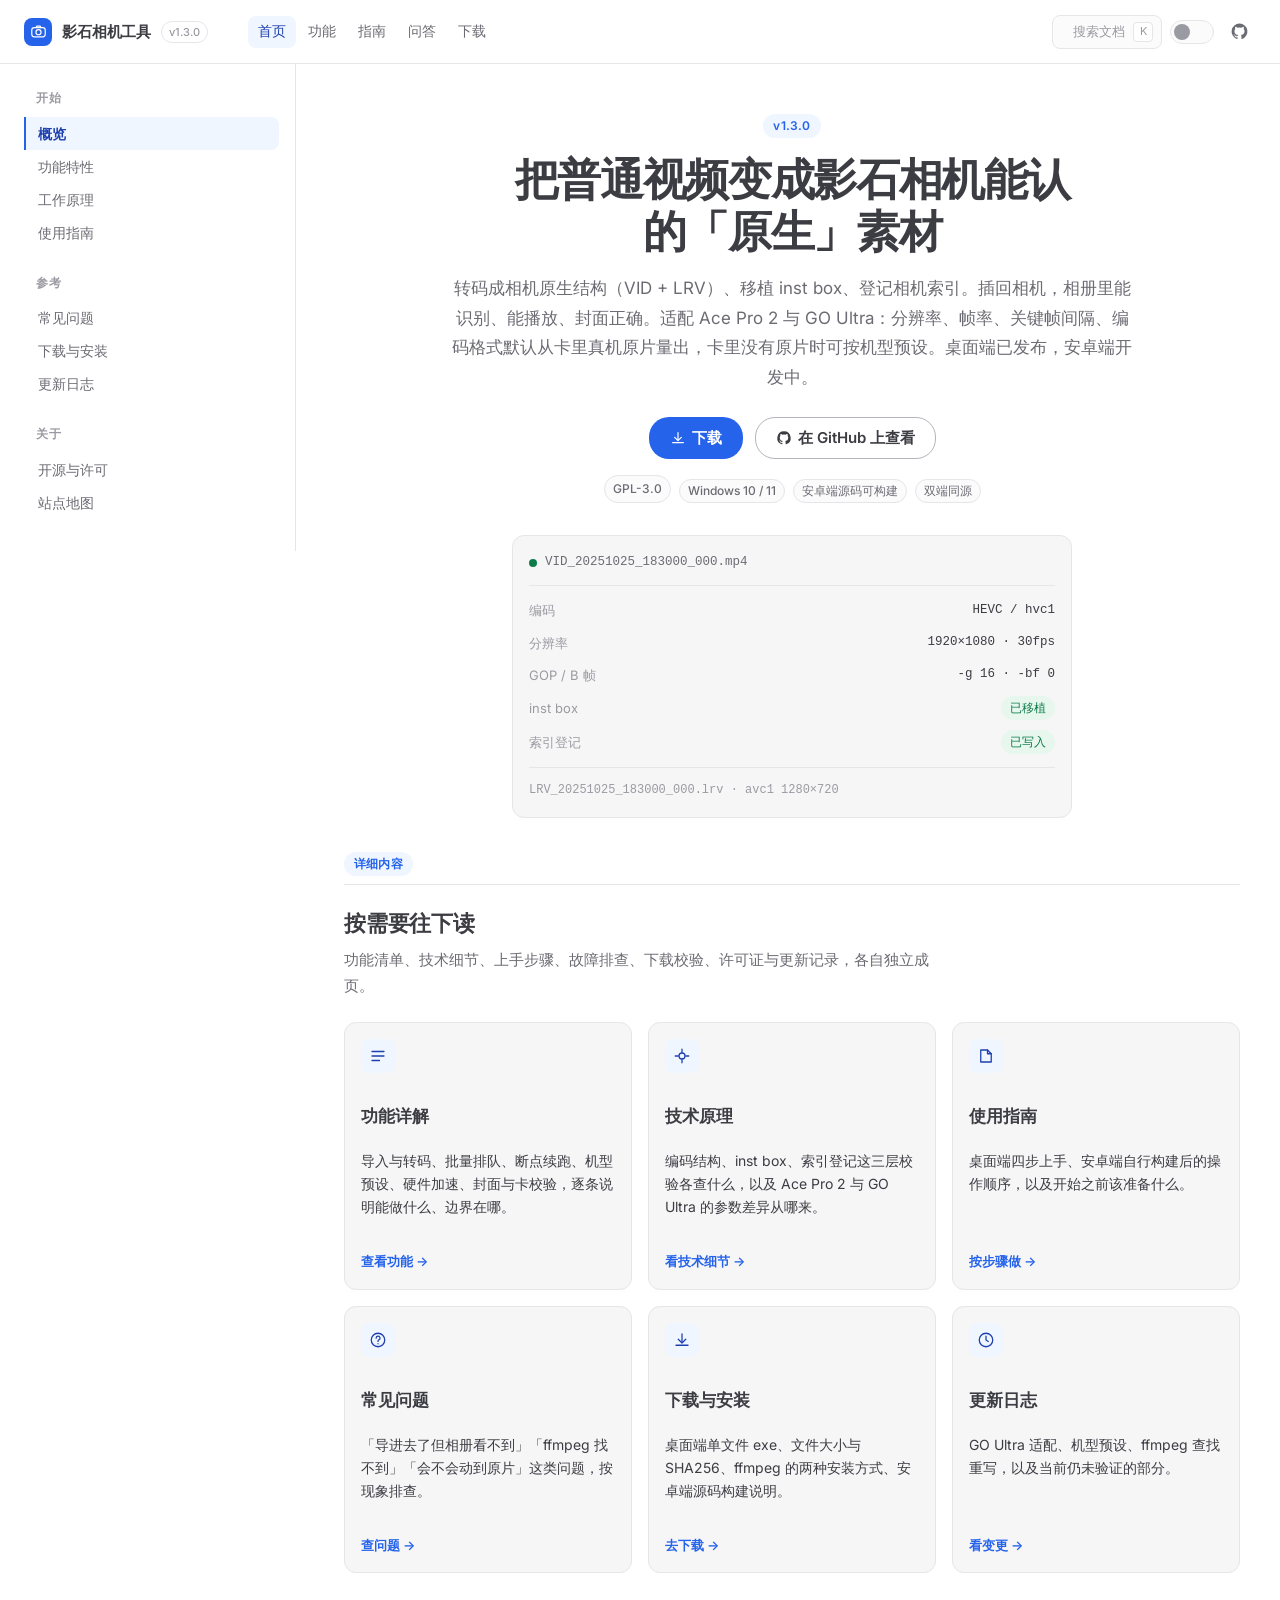
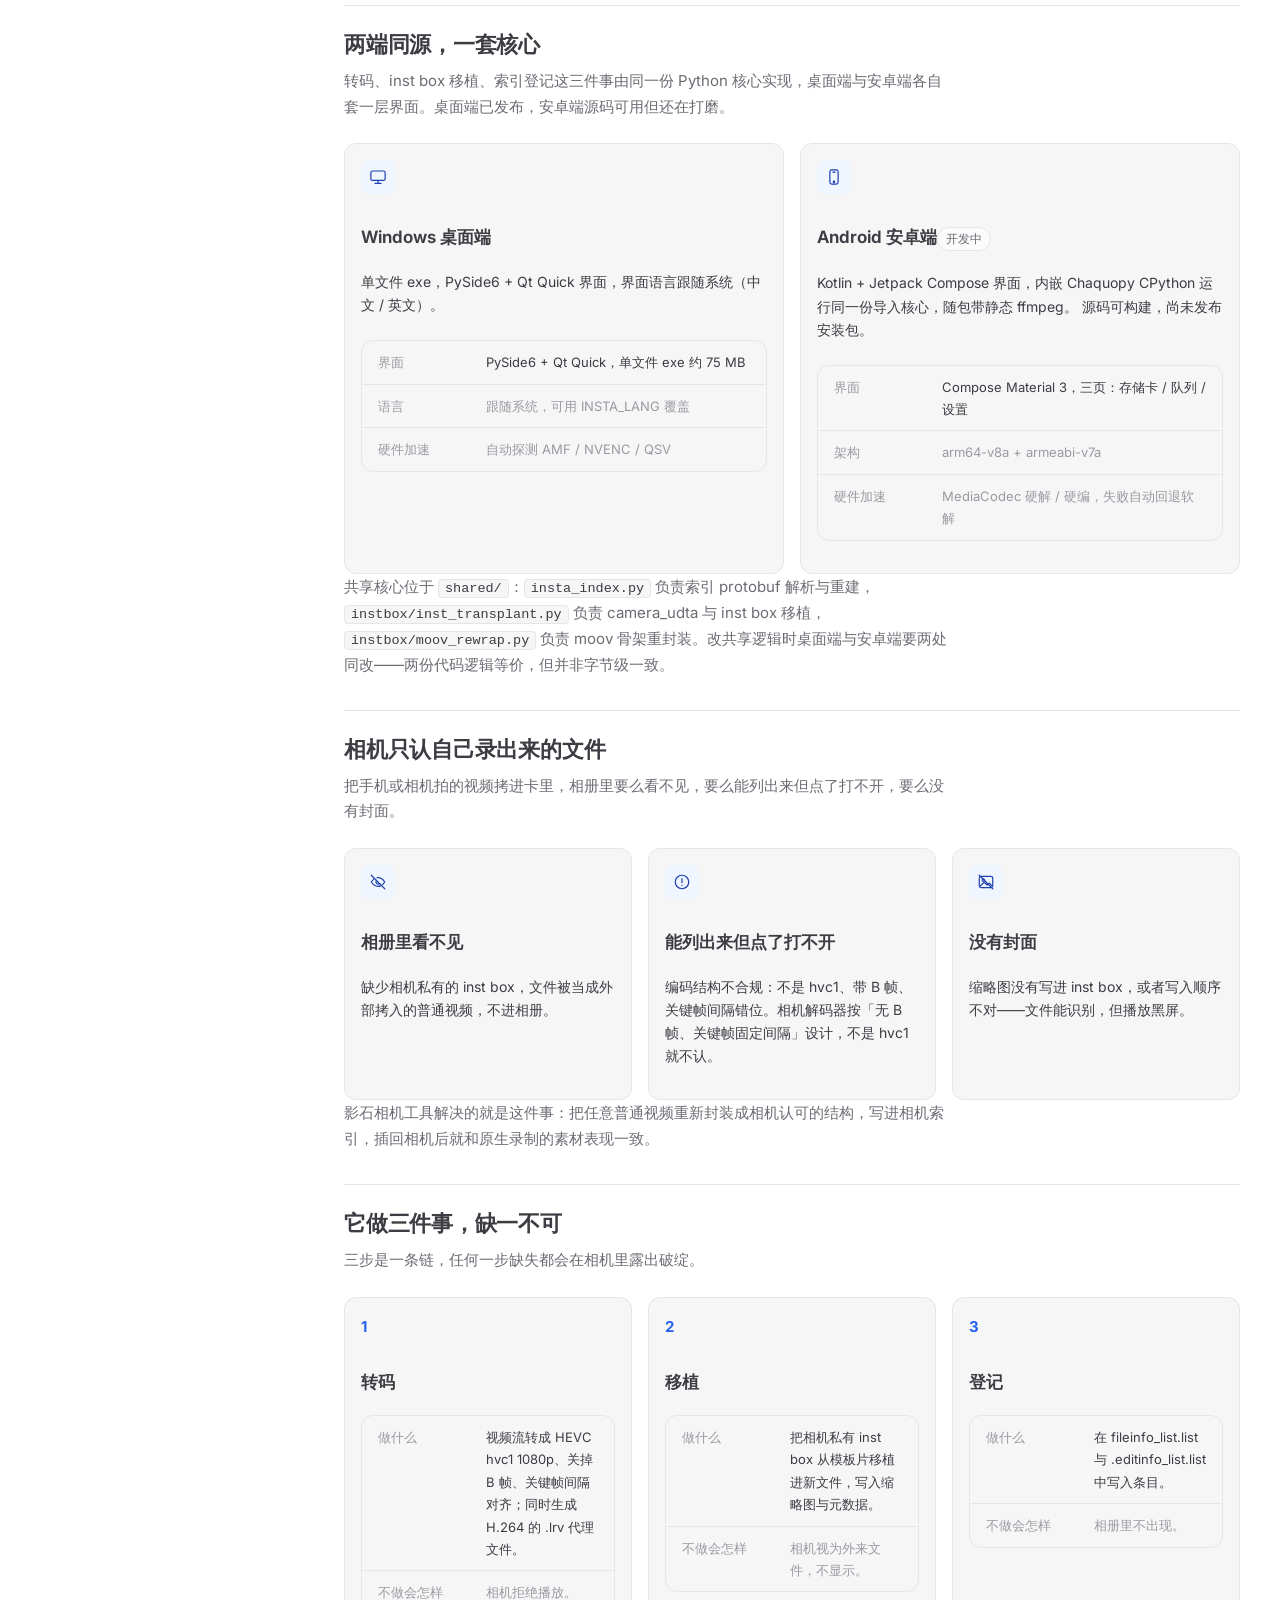
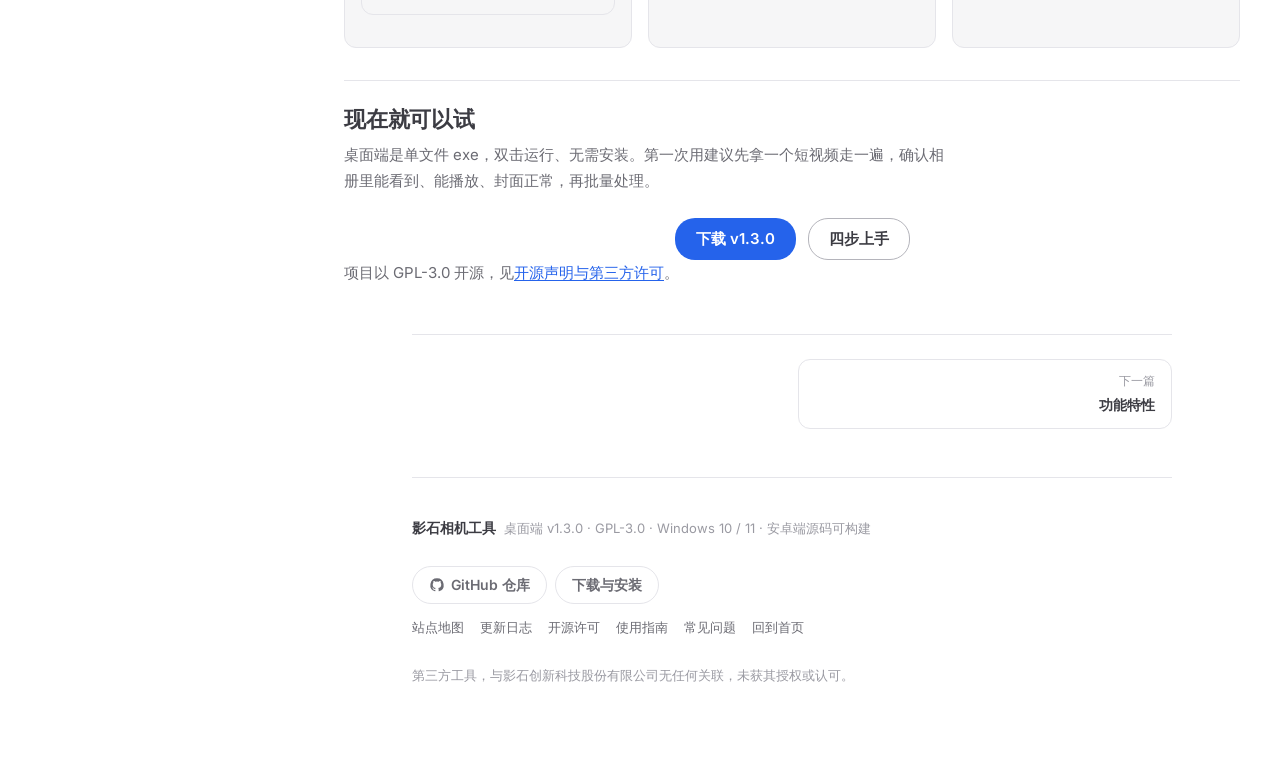
<file: index.html>
<!doctype html>
<!--
  影石相机工具 · 首页（桌面端 + 安卓端）
  ------------------------------------------------------------------
  部署：GitHub 仓库 Settings → Pages → Source = Deploy from a branch
        → Branch = main，Folder = / (root)
  依赖：零构建步骤。页面是静态 HTML + style.css，字体走 Google Fonts（Inter）。
  改色 / 改圆角：只改 style.css 第 1 节令牌。
-->
<html lang="zh-CN">
  <head>
    <meta charset="utf-8" />
    <meta name="viewport" content="width=device-width, initial-scale=1" />
    <meta name="google-site-verification" content="Z1_5-kb9bWtHmbRLohl3fSZsMe-5Ndwo5JdBoWjXVhI" />
    <meta name="msvalidate.01" content="04A099263FCA8257EDD252806D30A4AA" />
    <meta name="robots" content="index, follow, max-image-preview:large" />
    <title>影石相机工具 instatools · 把普通视频变成影石相机能认的原生素材</title>
    <meta name="description" content="影石相机工具（instatools）：把普通视频转码成影石相机原生结构，移植 inst box 并登记相机索引；插回相机，相册里能识别、能播放、封面正确。支持 Windows 桌面端与安卓端，适配 Ace Pro 2 与 GO Ultra。" />
    <meta name="color-scheme" content="light" />
    <meta name="theme-color" content="#FFFFFF" />
    <script>(function(){try{var t=localStorage.getItem("instatools-theme");if(t!=="dark"&&t!=="light"){t=(window.matchMedia&&window.matchMedia("(prefers-color-scheme: dark)").matches)?"dark":"light";}document.documentElement.setAttribute("data-theme",t);}catch(e){}})();</script>
    <link rel="icon" href="assets/favicon.svg" type="image/svg+xml" />
    <link rel="apple-touch-icon" href="assets/apple-touch-icon.png" />
    <link rel="canonical" href="https://duofreedom.github.io/Insta-camera-tools/" />
    <link rel="sitemap" type="application/xml" href="sitemap.xml" />
    <meta property="og:type" content="website" />
    <meta property="og:site_name" content="影石相机工具" />
    <meta property="og:locale" content="zh_CN" />
    <meta property="og:title" content="影石相机工具 · instatools" />
    <meta property="og:description" content="把普通视频变成影石相机能认的「原生」素材：转码 VID + LRV、移植 inst box、登记相机索引。" />
    <meta property="og:url" content="https://duofreedom.github.io/Insta-camera-tools/" />
    <meta property="og:image" content="https://duofreedom.github.io/Insta-camera-tools/assets/og-cover.png" />
    <meta property="og:image:width" content="1200" />
    <meta property="og:image:height" content="630" />
    <meta property="og:image:alt" content="影石相机工具 instatools：把普通视频变成影石相机能认的原生素材" />
    <meta name="twitter:card" content="summary_large_image" />
    <meta name="twitter:title" content="影石相机工具 · instatools" />
    <meta name="twitter:description" content="把普通视频变成影石相机能认的「原生」素材：转码 VID + LRV、移植 inst box、登记相机索引。" />
    <meta name="twitter:image" content="https://duofreedom.github.io/Insta-camera-tools/assets/og-cover.png" />
    <link rel="preconnect" href="https://fonts.googleapis.com" />
    <link rel="preconnect" href="https://fonts.gstatic.com" crossorigin />
    <link
      href="https://fonts.googleapis.com/css2?family=Inter:wght@400;500;600;700&display=swap"
      rel="stylesheet"
    />
    <link rel="stylesheet" href="style.css" />
    <script type="application/ld+json">
      {
        "@context": "https://schema.org",
        "@graph": [
          {
            "@type": "SoftwareApplication",
            "name": "影石相机工具",
            "alternateName": "instatools",
            "applicationCategory": "MultimediaApplication",
            "operatingSystem": "Windows 10, Windows 11, Android 8.0+",
            "description": "把普通视频转码成影石相机原生结构：转码 VID + LRV、移植 inst box、登记相机索引。规格默认从卡里真机原片量出，也可以手选机型预设。插回相机后相册可识别、可播放、封面正确。",
            "url": "https://duofreedom.github.io/Insta-camera-tools/",
            "downloadUrl": "https://github.com/DUOFreedom/Insta-camera-tools/releases/latest",
            "softwareVersion": "1.3.0",
            "license": "https://www.gnu.org/licenses/gpl-3.0.html",
            "isAccessibleForFree": true,
            "offers": {
              "@type": "Offer",
              "price": "0",
              "priceCurrency": "CNY"
            },
            "fileSize": "80.6MB",
            "inLanguage": "zh-CN"
          },
          {
            "@type": "WebSite",
            "name": "影石相机工具",
            "url": "https://duofreedom.github.io/Insta-camera-tools/",
            "inLanguage": "zh-CN"
          }
        ]
      }
    </script>
  </head>
  <body id="top">
  <a class="skip-link" href="#main">跳到正文</a>
  <header class="vp-nav">
    <div class="vp-nav__inner">
      <a class="vp-nav__brand" href="" aria-label="影石相机工具，回到首页">
        <span class="vp-nav__mark"><svg viewBox="0 0 24 24" fill="none" stroke="currentColor" stroke-width="1.7" stroke-linecap="round" stroke-linejoin="round" aria-hidden="true" focusable="false"><rect x="2.5" y="6.5" width="19" height="13" rx="3.5" /><path d="M8.5 6.5l1.2-2.2h4.6l1.2 2.2" /><circle cx="12" cy="13" r="3.6" /></svg></span>
        <span class="vp-nav__title">影石相机工具</span>
        <span class="vp-nav__badge">v1.3.0</span>
      </a>
      <nav class="vp-nav__menus" aria-label="主导航">
      <a class="vp-menu__link" href="" aria-current="page">首页</a>
      <a class="vp-menu__link" href="features/">功能</a>
      <a class="vp-menu__link" href="guide/">指南</a>
      <a class="vp-menu__link" href="faq/">问答</a>
      <a class="vp-menu__link" href="download/">下载</a>
      </nav>
      <div class="vp-nav__actions">
        <button class="vp-search" type="button" aria-label="搜索文档">
          <svg viewBox="0 0 24 24" fill="none" stroke="currentColor" stroke-width="1.8" stroke-linecap="round" aria-hidden="true" focusable="false"><circle cx="11" cy="11" r="6.5" /><path d="M16 16l4.5 4.5" /></svg><span class="vp-search__label">搜索文档</span><span class="vp-search__key">K</span>
        </button>
        <button class="vp-appearance" type="button" role="switch" aria-checked="false" aria-label="深色模式">
          <span class="vp-appearance__track"><span class="vp-appearance__thumb"></span></span>
        </button>
        <a class="vp-social" href="https://github.com/DUOFreedom/Insta-camera-tools" target="_blank" rel="noopener noreferrer" aria-label="GitHub 仓库（新标签页打开）"><svg viewBox="0 0 24 24" fill="currentColor" aria-hidden="true" focusable="false"><path d="M12 2a10 10 0 0 0-3.16 19.49c.5.09.68-.22.68-.48l-.01-1.7c-2.78.6-3.37-1.34-3.37-1.34-.45-1.16-1.11-1.47-1.11-1.47-.91-.62.07-.61.07-.61 1 .07 1.53 1.03 1.53 1.03.89 1.53 2.34 1.09 2.91.83.09-.65.35-1.09.63-1.34-2.22-.25-4.56-1.11-4.56-4.95 0-1.09.39-1.98 1.03-2.68-.1-.25-.45-1.27.1-2.65 0 0 .84-.27 2.75 1.02a9.5 9.5 0 0 1 5 0c1.91-1.29 2.75-1.02 2.75-1.02.55 1.38.2 2.4.1 2.65.64.7 1.03 1.59 1.03 2.68 0 3.85-2.35 4.7-4.57 4.94.36.31.68.92.68 1.86l-.01 2.75c0 .27.18.58.69.48A10 10 0 0 0 12 2z" /></svg></a>
        <button class="vp-hamburger" type="button" aria-expanded="false" aria-controls="vp-drawer" aria-label="打开导航菜单">
          <span></span><span></span><span></span>
        </button>
      </div>
    </div>
  </header>
  <div class="vp-layout">
  <aside class="vp-sidebar" aria-label="文档目录">
    <div class="vp-sidebar__group">
      <p class="vp-sidebar__title">开始</p>
      <ul class="vp-sidebar__list">
        <li><a class="vp-sidebar__link" href="" aria-current="page">概览</a></li>
        <li><a class="vp-sidebar__link" href="features/">功能特性</a></li>
        <li><a class="vp-sidebar__link" href="how-it-works/">工作原理</a></li>
        <li><a class="vp-sidebar__link" href="guide/">使用指南</a></li>
      </ul>
    </div>
    <div class="vp-sidebar__group">
      <p class="vp-sidebar__title">参考</p>
      <ul class="vp-sidebar__list">
        <li><a class="vp-sidebar__link" href="faq/">常见问题</a></li>
        <li><a class="vp-sidebar__link" href="download/">下载与安装</a></li>
        <li><a class="vp-sidebar__link" href="changelog/">更新日志</a></li>
      </ul>
    </div>
    <div class="vp-sidebar__group">
      <p class="vp-sidebar__title">关于</p>
      <ul class="vp-sidebar__list">
        <li><a class="vp-sidebar__link" href="licenses/">开源与许可</a></li>
        <li><a class="vp-sidebar__link" href="sitemap/">站点地图</a></li>
      </ul>
    </div>
  </aside>
  <div class="vp-content">
    <main id="main" class="vp-doc vp-doc--wide">
      <section class="hero" aria-labelledby="hero-title">
        <div class="container hero__grid">
          <div>
            <p class="section__eyebrow">v1.3.0</p>
            <h1 class="hero__title" id="hero-title">
              把普通视频变成影石相机能认的「原生」素材
            </h1>
            <p class="hero__tagline">
              转码成相机原生结构（VID + LRV）、移植 inst box、登记相机索引。插回相机，相册里能识别、能播放、封面正确。适配 Ace Pro 2 与 GO Ultra：分辨率、帧率、关键帧间隔、编码格式默认从卡里真机原片量出，卡里没有原片时可按机型预设。桌面端已发布，安卓端开发中。
            </p>
            <div class="hero__actions">
              <a
                class="btn btn--filled btn--lg"
                href="https://github.com/DUOFreedom/Insta-camera-tools/releases/latest"
                target="_blank"
                rel="noopener noreferrer"
              >
                <svg class="btn__icon" viewBox="0 0 24 24" fill="none" stroke="currentColor" stroke-width="1.8" stroke-linecap="round" stroke-linejoin="round" aria-hidden="true" focusable="false">
                  <path d="M12 4v11" /><path d="M7 11l5 5 5-5" /><path d="M4 19h16" />
                </svg>
                下载
              </a>
              <a
                class="btn btn--alt btn--lg"
                href="https://github.com/DUOFreedom/Insta-camera-tools"
                target="_blank"
                rel="noopener noreferrer"
              >
                <svg class="btn__icon" viewBox="0 0 24 24" fill="currentColor" aria-hidden="true" focusable="false">
                  <path
                    d="M12 2a10 10 0 0 0-3.16 19.49c.5.09.68-.22.68-.48l-.01-1.7c-2.78.6-3.37-1.34-3.37-1.34-.45-1.16-1.11-1.47-1.11-1.47-.91-.62.07-.61.07-.61 1 .07 1.53 1.03 1.53 1.03.89 1.53 2.34 1.09 2.91.83.09-.65.35-1.09.63-1.34-2.22-.25-4.56-1.11-4.56-4.95 0-1.09.39-1.98 1.03-2.68-.1-.25-.45-1.27.1-2.65 0 0 .84-.27 2.75 1.02a9.5 9.5 0 0 1 5 0c1.91-1.29 2.75-1.02 2.75-1.02.55 1.38.2 2.4.1 2.65.64.7 1.03 1.59 1.03 2.68 0 3.85-2.35 4.7-4.57 4.94.36.31.68.92.68 1.86l-.01 2.75c0 .27.18.58.69.48A10 10 0 0 0 12 2z"
                  />
                </svg>
                在 GitHub 上查看
              </a>
            </div>
            <ul class="hero__meta" aria-label="项目基本信息">
              <li class="tag">GPL-3.0</li>
              <li class="tag">Windows 10 / 11</li>
              <li class="tag">安卓端源码可构建</li>
              <li class="tag">双端同源</li>
            </ul>
          </div>

          <figure class="spec-card">
            <figcaption class="sr-only">
              示意：一个已通过三重校验的文件参数
            </figcaption>
            <div class="spec-card__head">
              <span class="spec-card__dot" aria-hidden="true"></span>
              VID_20251025_183000_000.mp4
            </div>
            <div class="spec-card__rows">
              <div class="spec-card__row">
                <span class="spec-card__key">编码</span>
                <span class="spec-card__val">HEVC / hvc1</span>
              </div>
              <div class="spec-card__row">
                <span class="spec-card__key">分辨率</span>
                <span class="spec-card__val">1920×1080 · 30fps</span>
              </div>
              <div class="spec-card__row">
                <span class="spec-card__key">GOP / B 帧</span>
                <span class="spec-card__val">-g 16 · -bf 0</span>
              </div>
              <div class="spec-card__row">
                <span class="spec-card__key">inst box</span>
                <span class="tag tag--ok">已移植</span>
              </div>
              <div class="spec-card__row">
                <span class="spec-card__key">索引登记</span>
                <span class="tag tag--ok">已写入</span>
              </div>
            </div>
            <div class="spec-card__foot">
              LRV_20251025_183000_000.lrv · avc1 1280×720
            </div>
          </figure>
        </div>
      </section>
      <section class="section" id="explore" aria-labelledby="explore-title">
        <div class="container">
          <div class="section__head">
            <span class="section__eyebrow">详细内容</span>
            <h2 class="section__title" id="explore-title">按需要往下读</h2>
            <p class="section__lead">
              功能清单、技术细节、上手步骤、故障排查、下载校验、许可证与更新记录，各自独立成页。
            </p>
          </div>

          <div class="grid-3">
            <a class="card card--link" href="features/">
              <span class="card__icon" aria-hidden="true">
                <svg viewBox="0 0 24 24" fill="none" stroke="currentColor" stroke-width="1.7" stroke-linecap="round" stroke-linejoin="round">
                  <path d="M4 6h16M4 12h16M4 18h10" />
                </svg>
              </span>
              <h3 class="card__title" id="功能详解">功能详解</h3>
              <p class="card__text">
                导入与转码、批量排队、断点续跑、机型预设、硬件加速、封面与卡校验，逐条说明能做什么、边界在哪。
              </p>
              <span class="card__more">查看功能</span>
            </a>

            <a class="card card--link" href="how-it-works/">
              <span class="card__icon" aria-hidden="true">
                <svg viewBox="0 0 24 24" fill="none" stroke="currentColor" stroke-width="1.7" stroke-linecap="round" stroke-linejoin="round">
                  <path d="M12 3v4M12 17v4M3 12h4M17 12h4" />
                  <circle cx="12" cy="12" r="4" />
                </svg>
              </span>
              <h3 class="card__title" id="技术原理">技术原理</h3>
              <p class="card__text">
                编码结构、inst box、索引登记这三层校验各查什么，以及 Ace Pro 2 与 GO Ultra 的参数差异从哪来。
              </p>
              <span class="card__more">看技术细节</span>
            </a>

            <a class="card card--link" href="guide/">
              <span class="card__icon" aria-hidden="true">
                <svg viewBox="0 0 24 24" fill="none" stroke="currentColor" stroke-width="1.7" stroke-linecap="round" stroke-linejoin="round">
                  <path d="M5 4h9l5 5v11H5z" />
                  <path d="M14 4v5h5" />
                </svg>
              </span>
              <h3 class="card__title" id="使用指南">使用指南</h3>
              <p class="card__text">
                桌面端四步上手、安卓端自行构建后的操作顺序，以及开始之前该准备什么。
              </p>
              <span class="card__more">按步骤做</span>
            </a>

            <a class="card card--link" href="faq/">
              <span class="card__icon" aria-hidden="true">
                <svg viewBox="0 0 24 24" fill="none" stroke="currentColor" stroke-width="1.7" stroke-linecap="round" stroke-linejoin="round">
                  <circle cx="12" cy="12" r="9" />
                  <path d="M9.5 9.5a2.6 2.6 0 1 1 3.6 2.4c-.7.3-1.1.9-1.1 1.6v.4" />
                  <path d="M12 17h.01" />
                </svg>
              </span>
              <h3 class="card__title" id="常见问题">常见问题</h3>
              <p class="card__text">
                「导进去了但相册看不到」「ffmpeg 找不到」「会不会动到原片」这类问题，按现象排查。
              </p>
              <span class="card__more">查问题</span>
            </a>

            <a class="card card--link" href="download/">
              <span class="card__icon" aria-hidden="true">
                <svg viewBox="0 0 24 24" fill="none" stroke="currentColor" stroke-width="1.7" stroke-linecap="round" stroke-linejoin="round">
                  <path d="M12 4v11" />
                  <path d="M7 11l5 5 5-5" />
                  <path d="M4 19h16" />
                </svg>
              </span>
              <h3 class="card__title" id="下载与安装">下载与安装</h3>
              <p class="card__text">
                桌面端单文件 exe、文件大小与 SHA256、ffmpeg 的两种安装方式、安卓端源码构建说明。
              </p>
              <span class="card__more">去下载</span>
            </a>

            <a class="card card--link" href="changelog/">
              <span class="card__icon" aria-hidden="true">
                <svg viewBox="0 0 24 24" fill="none" stroke="currentColor" stroke-width="1.7" stroke-linecap="round" stroke-linejoin="round">
                  <circle cx="12" cy="12" r="9" />
                  <path d="M12 7v5l3 2" />
                </svg>
              </span>
              <h3 class="card__title" id="更新日志">更新日志</h3>
              <p class="card__text">
                GO Ultra 适配、机型预设、ffmpeg 查找重写，以及当前仍未验证的部分。
              </p>
              <span class="card__more">看变更</span>
            </a>
          </div>
        </div>
      </section>

      <section class="section" id="platforms" aria-labelledby="platforms-title">
        <div class="container">
          <div class="section__head">
            <h2 class="section__title" id="platforms-title">两端同源，一套核心</h2>
            <p class="section__lead">
              转码、inst box 移植、索引登记这三件事由同一份 Python 核心实现，桌面端与安卓端各自套一层界面。桌面端已发布，安卓端源码可用但还在打磨。
            </p>
          </div>

          <div class="platform-grid">
            <article class="card">
              <span class="card__icon">
                <svg viewBox="0 0 24 24" fill="none" stroke="currentColor" stroke-width="1.6" stroke-linecap="round" stroke-linejoin="round" aria-hidden="true" focusable="false">
                  <rect x="2.5" y="4" width="19" height="12.5" rx="2" />
                  <path d="M8 20.5h8" /><path d="M12 16.5v4" />
                </svg>
              </span>
              <h3 class="card__title" id="windows-桌面端">Windows 桌面端</h3>
              <p class="card__text">
                单文件 exe，PySide6 + Qt Quick 界面，界面语言跟随系统（中文 / 英文）。
              </p>
              <dl class="dl">
                <div class="dl__row">
                  <dt class="dl__key">界面</dt>
                  <dd class="dl__value">PySide6 + Qt Quick，单文件 exe 约 75 MB</dd>
                </div>
                <div class="dl__row">
                  <dt class="dl__key">语言</dt>
                  <dd class="dl__value dl__value--muted">跟随系统，可用 INSTA_LANG 覆盖</dd>
                </div>
                <div class="dl__row">
                  <dt class="dl__key">硬件加速</dt>
                  <dd class="dl__value dl__value--muted">自动探测 AMF / NVENC / QSV</dd>
                </div>
              </dl>
            </article>

            <article class="card">
              <span class="card__icon">
                <svg viewBox="0 0 24 24" fill="none" stroke="currentColor" stroke-width="1.6" stroke-linecap="round" stroke-linejoin="round" aria-hidden="true" focusable="false">
                  <rect x="6.5" y="2.5" width="11" height="19" rx="2.5" />
                  <path d="M10.5 5.5h3" /><circle cx="12" cy="18.5" r="0.9" />
                </svg>
              </span>
              <h3 class="card__title" id="android-安卓端开发中">Android 安卓端<span class="tag">开发中</span></h3>
              <p class="card__text">
                Kotlin + Jetpack Compose 界面，内嵌 Chaquopy CPython 运行同一份导入核心，随包带静态 ffmpeg。
                源码可构建，尚未发布安装包。
              </p>
              <dl class="dl">
                <div class="dl__row">
                  <dt class="dl__key">界面</dt>
                  <dd class="dl__value">Compose Material 3，三页：存储卡 / 队列 / 设置</dd>
                </div>
                <div class="dl__row">
                  <dt class="dl__key">架构</dt>
                  <dd class="dl__value dl__value--muted">arm64-v8a + armeabi-v7a</dd>
                </div>
                <div class="dl__row">
                  <dt class="dl__key">硬件加速</dt>
                  <dd class="dl__value dl__value--muted">MediaCodec 硬解 / 硬编，失败自动回退软解</dd>
                </div>
              </dl>
            </article>
          </div>

          <p class="section__lead mt-32">
            共享核心位于 <code class="code code--inline">shared/</code>：<code class="code code--inline">insta_index.py</code> 负责索引 protobuf 解析与重建，<code class="code code--inline">instbox/inst_transplant.py</code> 负责 camera_udta 与 inst box 移植，<code class="code code--inline">instbox/moov_rewrap.py</code> 负责 moov 骨架重封装。改共享逻辑时桌面端与安卓端要两处同改——两份代码逻辑等价，但并非字节级一致。
          </p>
        </div>
      </section>
      <section class="section section--alt" id="problem" aria-labelledby="problem-title">
        <div class="container">
          <div class="section__head">
            <h2 class="section__title" id="problem-title">
              相机只认自己录出来的文件
            </h2>
            <p class="section__lead">
              把手机或相机拍的视频拷进卡里，相册里要么看不见，要么能列出来但点了打不开，要么没有封面。
            </p>
          </div>

          <div class="grid-3">
            <article class="card">
              <span class="card__icon">
                <svg viewBox="0 0 24 24" fill="none" stroke="currentColor" stroke-width="1.6" stroke-linecap="round" stroke-linejoin="round" aria-hidden="true" focusable="false">
                  <path d="M3 3l18 18" />
                  <path d="M10.6 6.3A9.7 9.7 0 0 1 12 6.2c5 0 9 5.8 9 5.8a16 16 0 0 1-2.7 3.3" />
                  <path d="M6.4 8.2A16 16 0 0 0 3 12s4 5.8 9 5.8a9.6 9.6 0 0 0 3.5-.7" />
                  <path d="M9.9 9.9a3 3 0 0 0 4.2 4.2" />
                </svg>
              </span>
              <h3 class="card__title" id="相册里看不见">相册里看不见</h3>
              <p class="card__text">
                缺少相机私有的 inst box，文件被当成外部拷入的普通视频，不进相册。
              </p>
            </article>

            <article class="card">
              <span class="card__icon">
                <svg viewBox="0 0 24 24" fill="none" stroke="currentColor" stroke-width="1.6" stroke-linecap="round" stroke-linejoin="round" aria-hidden="true" focusable="false">
                  <circle cx="12" cy="12" r="9" />
                  <path d="M12 7.5v5.5" />
                  <path d="M12 16.5h.01" />
                </svg>
              </span>
              <h3 class="card__title" id="能列出来但点了打不开">能列出来但点了打不开</h3>
              <p class="card__text">
                编码结构不合规：不是 hvc1、带 B 帧、关键帧间隔错位。相机解码器按「无 B 帧、关键帧固定间隔」设计，不是 hvc1 就不认。
              </p>
            </article>

            <article class="card">
              <span class="card__icon">
                <svg viewBox="0 0 24 24" fill="none" stroke="currentColor" stroke-width="1.6" stroke-linecap="round" stroke-linejoin="round" aria-hidden="true" focusable="false">
                  <rect x="3" y="4.5" width="18" height="15" rx="2.5" />
                  <circle cx="8.5" cy="9.5" r="1.6" />
                  <path d="M4.5 17l5-4.5 4 3.5 3-2.5 3 3" />
                  <path d="M3 3l18 18" />
                </svg>
              </span>
              <h3 class="card__title" id="没有封面">没有封面</h3>
              <p class="card__text">
                缩略图没有写进 inst box，或者写入顺序不对——文件能识别，但播放黑屏。
              </p>
            </article>
          </div>

          <p class="section__lead mt-32">
            影石相机工具解决的就是这件事：把任意普通视频重新封装成相机认可的结构，写进相机索引，插回相机后就和原生录制的素材表现一致。
          </p>
        </div>
      </section>
      <section class="section" id="solution" aria-labelledby="solution-title">
        <div class="container">
          <div class="section__head">
            <h2 class="section__title" id="solution-title">它做三件事，缺一不可</h2>
            <p class="section__lead">三步是一条链，任何一步缺失都会在相机里露出破绽。</p>
          </div>

          <div class="grid-3">
            <article class="card">
              <span class="step__num" aria-hidden="true">1</span>
              <h3 class="card__title" id="转码">转码</h3>
              <dl class="dl">
                <div class="dl__row">
                  <dt class="dl__key">做什么</dt>
                  <dd class="dl__value">
                    视频流转成 HEVC hvc1 1080p、关掉 B 帧、关键帧间隔对齐；同时生成 H.264 的 .lrv 代理文件。
                  </dd>
                </div>
                <div class="dl__row">
                  <dt class="dl__key">不做会怎样</dt>
                  <dd class="dl__value dl__value--muted">相机拒绝播放。</dd>
                </div>
              </dl>
            </article>

            <article class="card">
              <span class="step__num" aria-hidden="true">2</span>
              <h3 class="card__title" id="移植">移植</h3>
              <dl class="dl">
                <div class="dl__row">
                  <dt class="dl__key">做什么</dt>
                  <dd class="dl__value">
                    把相机私有 inst box 从模板片移植进新文件，写入缩略图与元数据。
                  </dd>
                </div>
                <div class="dl__row">
                  <dt class="dl__key">不做会怎样</dt>
                  <dd class="dl__value dl__value--muted">相机视为外来文件，不显示。</dd>
                </div>
              </dl>
            </article>

            <article class="card">
              <span class="step__num" aria-hidden="true">3</span>
              <h3 class="card__title" id="登记">登记</h3>
              <dl class="dl">
                <div class="dl__row">
                  <dt class="dl__key">做什么</dt>
                  <dd class="dl__value">
                    在 fileinfo_list.list 与 .editinfo_list.list 中写入条目。
                  </dd>
                </div>
                <div class="dl__row">
                  <dt class="dl__key">不做会怎样</dt>
                  <dd class="dl__value dl__value--muted">相册里不出现。</dd>
                </div>
              </dl>
            </article>
          </div>
        </div>
      </section>
      <section class="section section--alt" id="get" aria-labelledby="get-title">
        <div class="container">
          <div class="section__head">
            <h2 class="section__title" id="get-title">现在就可以试</h2>
            <p class="section__lead">
              桌面端是单文件 exe，双击运行、无需安装。第一次用建议先拿一个短视频走一遍，确认相册里能看到、能播放、封面正常，再批量处理。
            </p>
            <div class="actions actions--center mt-24">
              <a class="btn btn--filled btn--lg" href="download/">下载 v1.3.0</a>
              <a class="btn btn--alt btn--lg" href="guide/">四步上手</a>
            </div>
            <p class="section__lead mt-16">
              项目以 GPL-3.0 开源，见<a class="link" href="licenses/">开源声明与第三方许可</a>。
            </p>
          </div>
        </div>
      </section>
    </main>
    <nav class="vp-pager" aria-label="上下页导航">
      <a class="vp-pager__link vp-pager__link--next" href="features/">
        <span class="vp-pager__label">下一篇</span>
        <span class="vp-pager__title">功能特性</span>
      </a>
    </nav>
    <footer class="vp-footer">
      <div class="footer__inner">
        <div class="footer__brand">
          <p class="footer__name">影石相机工具</p>
          <p class="footer__meta">桌面端 v1.3.0 · GPL-3.0 · Windows 10 / 11 · 安卓端源码可构建</p>
        </div>
        <div class="footer__links">
          <a class="btn btn--ghost" href="https://github.com/DUOFreedom/Insta-camera-tools" target="_blank" rel="noopener noreferrer"><svg class="btn__icon" viewBox="0 0 24 24" fill="currentColor" aria-hidden="true" focusable="false"><path d="M12 2a10 10 0 0 0-3.16 19.49c.5.09.68-.22.68-.48l-.01-1.7c-2.78.6-3.37-1.34-3.37-1.34-.45-1.16-1.11-1.47-1.11-1.47-.91-.62.07-.61.07-.61 1 .07 1.53 1.03 1.53 1.03.89 1.53 2.34 1.09 2.91.83.09-.65.35-1.09.63-1.34-2.22-.25-4.56-1.11-4.56-4.95 0-1.09.39-1.98 1.03-2.68-.1-.25-.45-1.27.1-2.65 0 0 .84-.27 2.75 1.02a9.5 9.5 0 0 1 5 0c1.91-1.29 2.75-1.02 2.75-1.02.55 1.38.2 2.4.1 2.65.64.7 1.03 1.59 1.03 2.68 0 3.85-2.35 4.7-4.57 4.94.36.31.68.92.68 1.86l-.01 2.75c0 .27.18.58.69.48A10 10 0 0 0 12 2z" /></svg>GitHub 仓库</a>
          <a class="btn btn--ghost" href="download/">下载与安装</a>
        </div>
        <nav class="footer__nav" aria-label="页脚导航">
          <a class="footer__link" href="sitemap/">站点地图</a>
          <a class="footer__link" href="changelog/">更新日志</a>
          <a class="footer__link" href="licenses/">开源许可</a>
          <a class="footer__link" href="guide/">使用指南</a>
          <a class="footer__link" href="faq/">常见问题</a>
          <a class="footer__link" href="">回到首页</a>
        </nav>
        <p class="footer__note">第三方工具，与影石创新科技股份有限公司无任何关联，未获其授权或认可。</p>
      </div>
    </footer>
  </div>
  <aside class="vp-aside" aria-label="本页目录">
    <nav class="vp-toc">
      <p class="vp-toc__title">本页目录</p>
      <ul class="vp-toc__list"></ul>
    </nav>
  </aside>
  </div>
  <aside class="vp-drawer" id="vp-drawer" aria-label="导航菜单">
      <p class="vp-sidebar__title">开始</p>
      <a class="vp-sidebar__link" href="" aria-current="page">概览</a>
      <a class="vp-sidebar__link" href="features/">功能特性</a>
      <a class="vp-sidebar__link" href="how-it-works/">工作原理</a>
      <a class="vp-sidebar__link" href="guide/">使用指南</a>
      <p class="vp-sidebar__title">参考</p>
      <a class="vp-sidebar__link" href="faq/">常见问题</a>
      <a class="vp-sidebar__link" href="download/">下载与安装</a>
      <a class="vp-sidebar__link" href="changelog/">更新日志</a>
      <p class="vp-sidebar__title">关于</p>
      <a class="vp-sidebar__link" href="licenses/">开源与许可</a>
      <a class="vp-sidebar__link" href="sitemap/">站点地图</a>
  </aside>
  <dialog class="vp-search-modal" aria-label="搜索文档">
    <div class="vp-search__panel">
      <div class="vp-search__field">
        <svg viewBox="0 0 24 24" fill="none" stroke="currentColor" stroke-width="1.8" stroke-linecap="round" aria-hidden="true" focusable="false"><circle cx="11" cy="11" r="6.5" /><path d="M16 16l4.5 4.5" /></svg>
        <input type="search" placeholder="搜索标题与小节名，例如 GOP、索引、ffmpeg" aria-label="搜索关键词" autocomplete="off" />
      </div>
      <div class="vp-search__results"></div>
    </div>
  </dialog>
  <script src="assets/app.js" data-search-index="assets/search-index.json" defer></script>
</body>
</html>
</file>
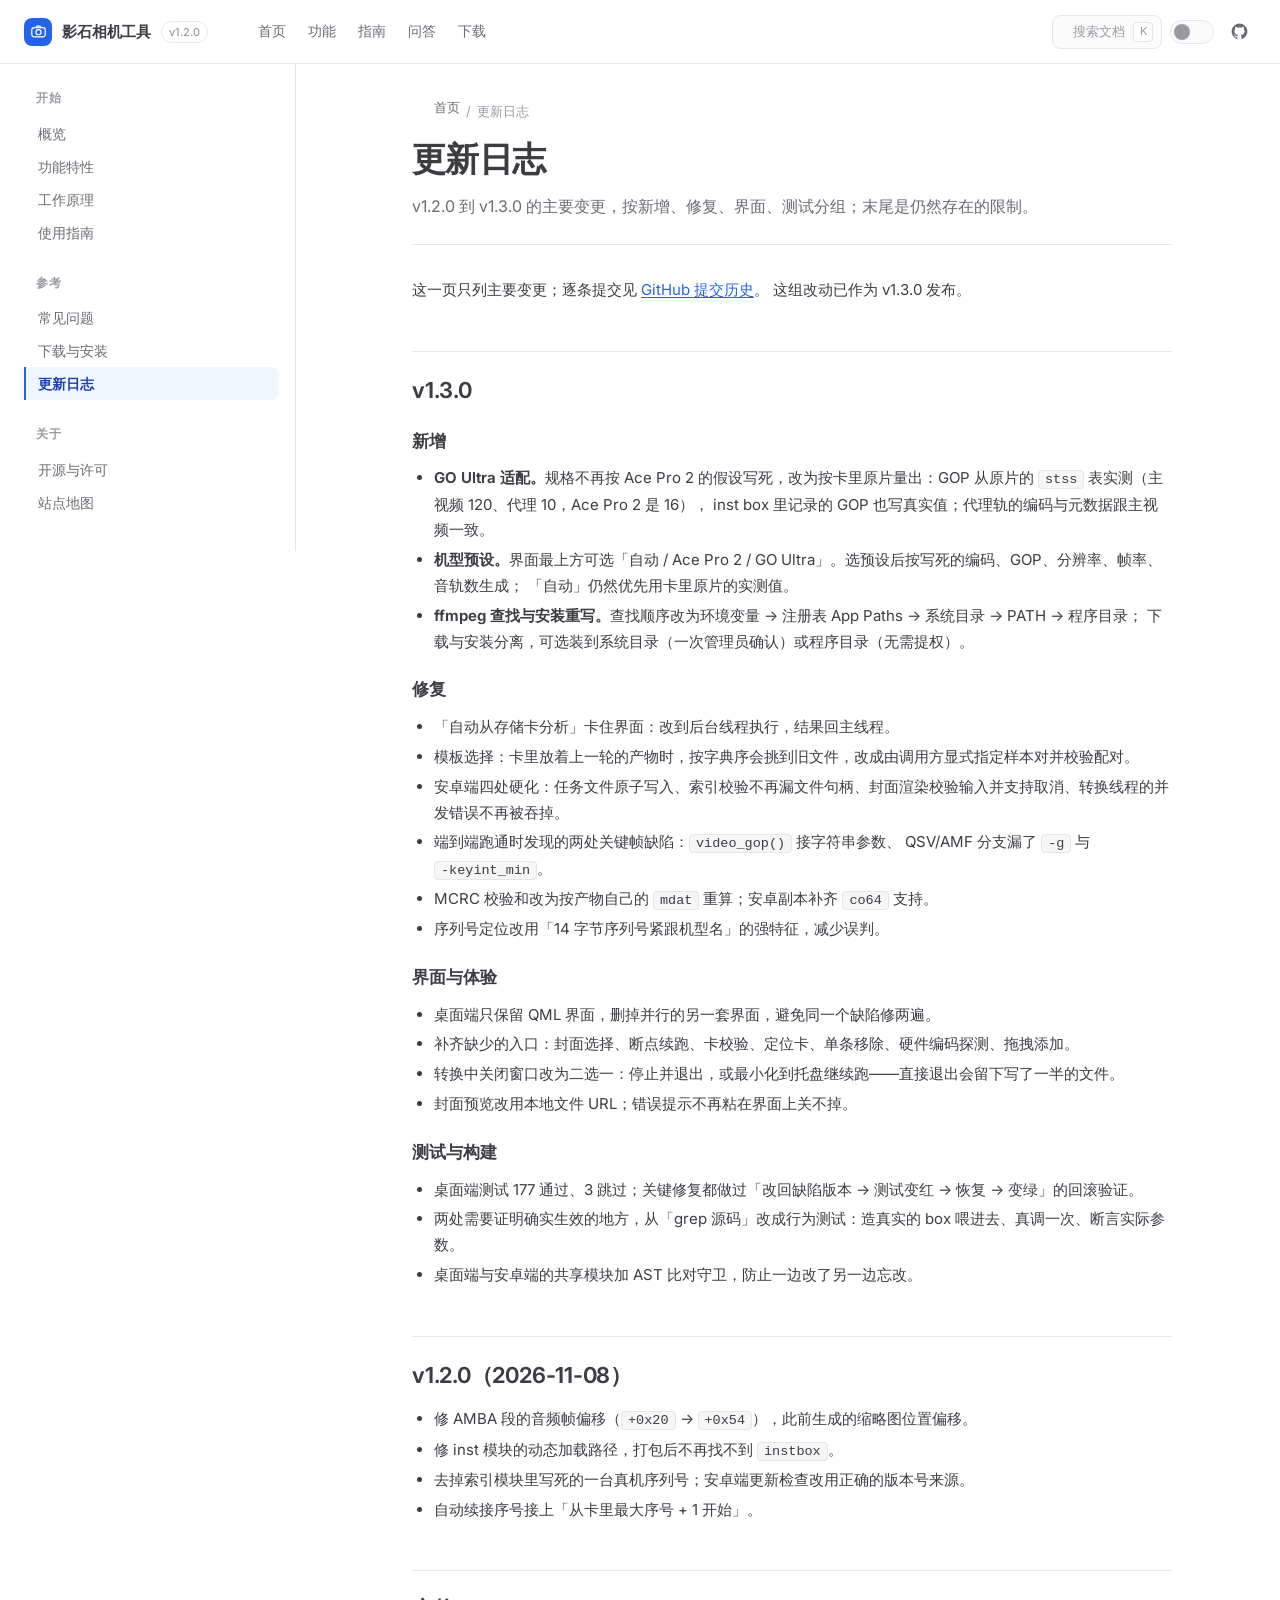
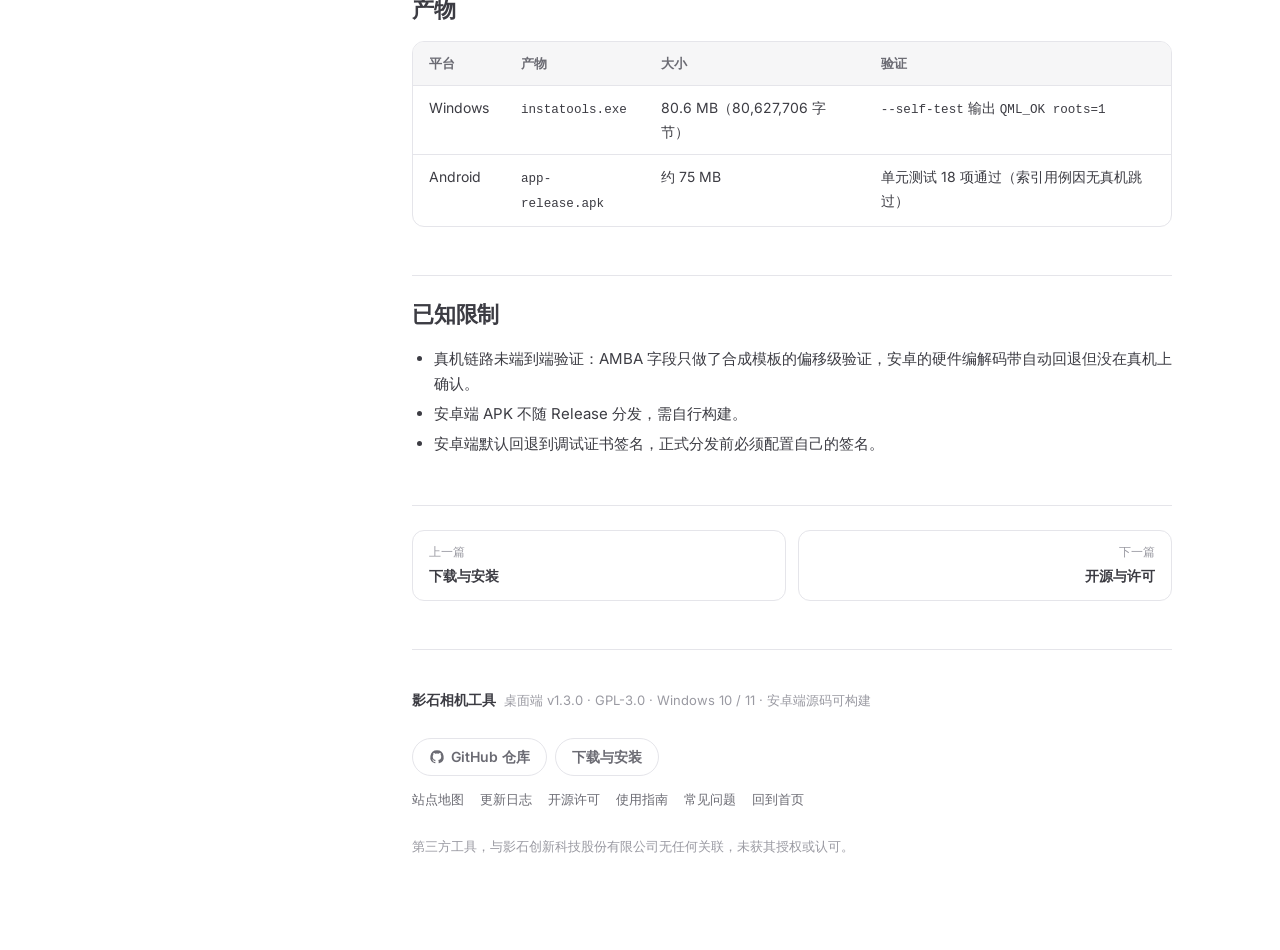
<file: changelog/index.html>
<!doctype html>
<!--
  影石相机工具 · 更新日志
  ------------------------------------------------------------------
  部署：GitHub 仓库 Settings → Pages → Source = Deploy from a branch
        → Branch = main，Folder = / (root)
  依赖：零构建步骤。页面是静态 HTML + style.css，字体走 Google Fonts（Inter）。
  改色 / 改圆角：只改 style.css 第 1 节令牌。
-->
<html lang="zh-CN">
  <head>
    <meta charset="utf-8" />
    <meta name="viewport" content="width=device-width, initial-scale=1" />
    <meta name="google-site-verification" content="Z1_5-kb9bWtHmbRLohl3fSZsMe-5Ndwo5JdBoWjXVhI" />
    <meta name="msvalidate.01" content="04A099263FCA8257EDD252806D30A4AA" />
    <meta name="robots" content="index, follow, max-image-preview:large" />
    <title>更新日志：GO Ultra 适配、机型预设、ffmpeg 重写 | 影石相机工具</title>
    <meta name="description" content="影石相机工具 v1.3.0 的主要变更：GO Ultra 适配、机型预设、ffmpeg 查找与安装重写、桌面端界面合并、安卓端硬化与测试建设。" />
    <meta name="color-scheme" content="light" />
    <meta name="theme-color" content="#FFFFFF" />
    <script>(function(){try{var t=localStorage.getItem("instatools-theme");if(t!=="dark"&&t!=="light"){t=(window.matchMedia&&window.matchMedia("(prefers-color-scheme: dark)").matches)?"dark":"light";}document.documentElement.setAttribute("data-theme",t);}catch(e){}})();</script>
    <link rel="icon" href="../assets/favicon.svg" type="image/svg+xml" />
    <link rel="apple-touch-icon" href="../assets/apple-touch-icon.png" />
    <link rel="canonical" href="https://duofreedom.github.io/Insta-camera-tools/changelog/" />
    <link rel="sitemap" type="application/xml" href="../sitemap.xml" />
    <meta property="og:type" content="website" />
    <meta property="og:site_name" content="影石相机工具" />
    <meta property="og:locale" content="zh_CN" />
    <meta property="og:title" content="更新日志 · 影石相机工具" />
    <meta property="og:description" content="v1.3.0 的主要变更与已知限制。" />
    <meta property="og:url" content="https://duofreedom.github.io/Insta-camera-tools/changelog/" />
    <meta property="og:image" content="https://duofreedom.github.io/Insta-camera-tools/assets/og-cover.png" />
    <meta property="og:image:width" content="1200" />
    <meta property="og:image:height" content="630" />
    <meta property="og:image:alt" content="影石相机工具 instatools：把普通视频变成影石相机能认的原生素材" />
    <meta name="twitter:card" content="summary_large_image" />
    <meta name="twitter:title" content="更新日志 · 影石相机工具" />
    <meta name="twitter:description" content="v1.3.0 的主要变更与已知限制。" />
    <meta name="twitter:image" content="https://duofreedom.github.io/Insta-camera-tools/assets/og-cover.png" />
    <link rel="preconnect" href="https://fonts.googleapis.com" />
    <link rel="preconnect" href="https://fonts.gstatic.com" crossorigin />
    <link
      href="https://fonts.googleapis.com/css2?family=Inter:wght@400;500;600;700&display=swap"
      rel="stylesheet"
    />
    <link rel="stylesheet" href="../style.css" />
    <script type="application/ld+json">
      {
        "@context": "https://schema.org",
        "@graph": [
          {
            "@type": "BreadcrumbList",
            "itemListElement": [
              {
                "@type": "ListItem",
                "position": 1,
                "name": "首页",
                "item": "https://duofreedom.github.io/Insta-camera-tools/"
              },
              {
                "@type": "ListItem",
                "position": 2,
                "name": "更新日志",
                "item": "https://duofreedom.github.io/Insta-camera-tools/changelog/"
              }
            ]
          },
          {
            "@type": "WebPage",
            "name": "更新日志",
            "url": "https://duofreedom.github.io/Insta-camera-tools/changelog/",
            "description": "v1.3.0 的主要变更",
            "inLanguage": "zh-CN",
            "isPartOf": {
              "@type": "WebSite",
              "name": "影石相机工具",
              "url": "https://duofreedom.github.io/Insta-camera-tools/"
            }
          }
        ]
      }
    </script>
  </head>
  <body id="top">
  <a class="skip-link" href="#main">跳到正文</a>
  <header class="vp-nav">
    <div class="vp-nav__inner">
      <a class="vp-nav__brand" href="../" aria-label="影石相机工具，回到首页">
        <span class="vp-nav__mark"><svg viewBox="0 0 24 24" fill="none" stroke="currentColor" stroke-width="1.7" stroke-linecap="round" stroke-linejoin="round" aria-hidden="true" focusable="false"><rect x="2.5" y="6.5" width="19" height="13" rx="3.5" /><path d="M8.5 6.5l1.2-2.2h4.6l1.2 2.2" /><circle cx="12" cy="13" r="3.6" /></svg></span>
        <span class="vp-nav__title">影石相机工具</span>
        <span class="vp-nav__badge">v1.2.0</span>
      </a>
      <nav class="vp-nav__menus" aria-label="主导航">
      <a class="vp-menu__link" href="../">首页</a>
      <a class="vp-menu__link" href="../features/">功能</a>
      <a class="vp-menu__link" href="../guide/">指南</a>
      <a class="vp-menu__link" href="../faq/">问答</a>
      <a class="vp-menu__link" href="../download/">下载</a>
      </nav>
      <div class="vp-nav__actions">
        <button class="vp-search" type="button" aria-label="搜索文档">
          <svg viewBox="0 0 24 24" fill="none" stroke="currentColor" stroke-width="1.8" stroke-linecap="round" aria-hidden="true" focusable="false"><circle cx="11" cy="11" r="6.5" /><path d="M16 16l4.5 4.5" /></svg><span class="vp-search__label">搜索文档</span><span class="vp-search__key">K</span>
        </button>
        <button class="vp-appearance" type="button" role="switch" aria-checked="false" aria-label="深色模式">
          <span class="vp-appearance__track"><span class="vp-appearance__thumb"></span></span>
        </button>
        <a class="vp-social" href="https://github.com/DUOFreedom/Insta-camera-tools" target="_blank" rel="noopener noreferrer" aria-label="GitHub 仓库（新标签页打开）"><svg viewBox="0 0 24 24" fill="currentColor" aria-hidden="true" focusable="false"><path d="M12 2a10 10 0 0 0-3.16 19.49c.5.09.68-.22.68-.48l-.01-1.7c-2.78.6-3.37-1.34-3.37-1.34-.45-1.16-1.11-1.47-1.11-1.47-.91-.62.07-.61.07-.61 1 .07 1.53 1.03 1.53 1.03.89 1.53 2.34 1.09 2.91.83.09-.65.35-1.09.63-1.34-2.22-.25-4.56-1.11-4.56-4.95 0-1.09.39-1.98 1.03-2.68-.1-.25-.45-1.27.1-2.65 0 0 .84-.27 2.75 1.02a9.5 9.5 0 0 1 5 0c1.91-1.29 2.75-1.02 2.75-1.02.55 1.38.2 2.4.1 2.65.64.7 1.03 1.59 1.03 2.68 0 3.85-2.35 4.7-4.57 4.94.36.31.68.92.68 1.86l-.01 2.75c0 .27.18.58.69.48A10 10 0 0 0 12 2z" /></svg></a>
        <button class="vp-hamburger" type="button" aria-expanded="false" aria-controls="vp-drawer" aria-label="打开导航菜单">
          <span></span><span></span><span></span>
        </button>
      </div>
    </div>
  </header>
  <div class="vp-layout">
  <aside class="vp-sidebar" aria-label="文档目录">
    <div class="vp-sidebar__group">
      <p class="vp-sidebar__title">开始</p>
      <ul class="vp-sidebar__list">
        <li><a class="vp-sidebar__link" href="../">概览</a></li>
        <li><a class="vp-sidebar__link" href="../features/">功能特性</a></li>
        <li><a class="vp-sidebar__link" href="../how-it-works/">工作原理</a></li>
        <li><a class="vp-sidebar__link" href="../guide/">使用指南</a></li>
      </ul>
    </div>
    <div class="vp-sidebar__group">
      <p class="vp-sidebar__title">参考</p>
      <ul class="vp-sidebar__list">
        <li><a class="vp-sidebar__link" href="../faq/">常见问题</a></li>
        <li><a class="vp-sidebar__link" href="../download/">下载与安装</a></li>
        <li><a class="vp-sidebar__link" href="../changelog/" aria-current="page">更新日志</a></li>
      </ul>
    </div>
    <div class="vp-sidebar__group">
      <p class="vp-sidebar__title">关于</p>
      <ul class="vp-sidebar__list">
        <li><a class="vp-sidebar__link" href="../licenses/">开源与许可</a></li>
        <li><a class="vp-sidebar__link" href="../sitemap/">站点地图</a></li>
      </ul>
    </div>
  </aside>
  <div class="vp-content">
    <main id="main" class="vp-doc">
      <div class="page-head">
            <div class="container">
              <nav class="crumbs" aria-label="面包屑导航">
                <ol class="crumbs__list">
                  <li class="crumbs__item"><a class="crumbs__link" href="../">首页</a></li>
                  <li class="crumbs__item" aria-current="page">更新日志</li>
                </ol>
              </nav>
              <h1 class="page-head__title" id="page-title">更新日志</h1>
              <p class="page-head__lead">v1.2.0 到 v1.3.0 的主要变更，按新增、修复、界面、测试分组；末尾是仍然存在的限制。</p>
            </div>
          </div>


            <section class="section" id="notes">
              <div class="container">
                <div class="prose">
                  <p>
                    这一页只列主要变更；逐条提交见
                    <a class="link" href="https://github.com/DUOFreedom/Insta-camera-tools/commits/main" target="_blank" rel="noopener noreferrer">GitHub 提交历史</a>。
                    这组改动已作为 v1.3.0 发布。
                  </p>
                </div>

                <h2 class="subhead" id="v130">v1.3.0</h2>

                <h3 class="subhead subhead--sm" id="新增">新增</h3>
                <div class="prose">
                  <ul>
                    <li><strong>GO Ultra 适配。</strong>规格不再按 Ace Pro 2 的假设写死，改为按卡里原片量出：GOP 从原片的
                      <code class="code code--inline">stss</code> 表实测（主视频 120、代理 10，Ace Pro 2 是 16），
                      inst box 里记录的 GOP 也写真实值；代理轨的编码与元数据跟主视频一致。</li>
                    <li><strong>机型预设。</strong>界面最上方可选「自动 / Ace Pro 2 / GO Ultra」。选预设后按写死的编码、GOP、分辨率、帧率、音轨数生成；
                      「自动」仍然优先用卡里原片的实测值。</li>
                    <li><strong>ffmpeg 查找与安装重写。</strong>查找顺序改为环境变量 → 注册表 App Paths → 系统目录 → PATH → 程序目录；
                      下载与安装分离，可选装到系统目录（一次管理员确认）或程序目录（无需提权）。</li>
                  </ul>
                </div>

                <h3 class="subhead subhead--sm" id="修复">修复</h3>
                <div class="prose">
                  <ul>
                    <li>「自动从存储卡分析」卡住界面：改到后台线程执行，结果回主线程。</li>
                    <li>模板选择：卡里放着上一轮的产物时，按字典序会挑到旧文件，改成由调用方显式指定样本对并校验配对。</li>
                    <li>安卓端四处硬化：任务文件原子写入、索引校验不再漏文件句柄、封面渲染校验输入并支持取消、转换线程的并发错误不再被吞掉。</li>
                    <li>端到端跑通时发现的两处关键帧缺陷：<code class="code code--inline">video_gop()</code> 接字符串参数、
                      QSV/AMF 分支漏了 <code class="code code--inline">-g</code> 与 <code class="code code--inline">-keyint_min</code>。</li>
                    <li>MCRC 校验和改为按产物自己的 <code class="code code--inline">mdat</code> 重算；安卓副本补齐 <code class="code code--inline">co64</code> 支持。</li>
                    <li>序列号定位改用「14 字节序列号紧跟机型名」的强特征，减少误判。</li>
                  </ul>
                </div>

                <h3 class="subhead subhead--sm" id="界面与体验">界面与体验</h3>
                <div class="prose">
                  <ul>
                    <li>桌面端只保留 QML 界面，删掉并行的另一套界面，避免同一个缺陷修两遍。</li>
                    <li>补齐缺少的入口：封面选择、断点续跑、卡校验、定位卡、单条移除、硬件编码探测、拖拽添加。</li>
                    <li>转换中关闭窗口改为二选一：停止并退出，或最小化到托盘继续跑——直接退出会留下写了一半的文件。</li>
                    <li>封面预览改用本地文件 URL；错误提示不再粘在界面上关不掉。</li>
                  </ul>
                </div>

                <h3 class="subhead subhead--sm" id="测试与构建">测试与构建</h3>
                <div class="prose">
                  <ul>
                    <li>桌面端测试 177 通过、3 跳过；关键修复都做过「改回缺陷版本 → 测试变红 → 恢复 → 变绿」的回滚验证。</li>
                    <li>两处需要证明确实生效的地方，从「grep 源码」改成行为测试：造真实的 box 喂进去、真调一次、断言实际参数。</li>
                    <li>桌面端与安卓端的共享模块加 AST 比对守卫，防止一边改了另一边忘改。</li>
                  </ul>
                </div>

                <h2 class="subhead" id="v1202026-11-08">v1.2.0（2026-11-08）</h2>
                <div class="prose">
                  <ul>
                    <li>修 AMBA 段的音频帧偏移（<code class="code code--inline">+0x20</code> → <code class="code code--inline">+0x54</code>），此前生成的缩略图位置偏移。</li>
                    <li>修 inst 模块的动态加载路径，打包后不再找不到 <code class="code code--inline">instbox</code>。</li>
                    <li>去掉索引模块里写死的一台真机序列号；安卓端更新检查改用正确的版本号来源。</li>
                    <li>自动续接序号接上「从卡里最大序号 + 1 开始」。</li>
                  </ul>
                </div>

                <h2 class="subhead" id="产物">产物</h2>
                <div class="table-wrap">
                  <table class="table">
                    <caption class="sr-only">两个平台的构建产物与验证方式</caption>
                    <thead>
                      <tr>
                        <th scope="col">平台</th>
                        <th scope="col">产物</th>
                        <th scope="col">大小</th>
                        <th scope="col">验证</th>
                      </tr>
                    </thead>
                    <tbody>
                      <tr>
                        <td>Windows</td>
                        <td><code>instatools.exe</code></td>
                        <td>80.6 MB（80,627,706 字节）</td>
                        <td><code>--self-test</code> 输出 <code>QML_OK roots=1</code></td>
                      </tr>
                      <tr>
                        <td>Android</td>
                        <td><code>app-release.apk</code></td>
                        <td>约 75 MB</td>
                        <td>单元测试 18 项通过（索引用例因无真机跳过）</td>
                      </tr>
                    </tbody>
                  </table>
                </div>

                <h2 class="subhead" id="已知限制">已知限制</h2>
                <div class="prose">
                  <ul>
                    <li>真机链路未端到端验证：AMBA 字段只做了合成模板的偏移级验证，安卓的硬件编解码带自动回退但没在真机上确认。</li>
                    <li>安卓端 APK 不随 Release 分发，需自行构建。</li>
                    <li>安卓端默认回退到调试证书签名，正式分发前必须配置自己的签名。</li>
                  </ul>
                </div>
              </div>
            </section>
    </main>
    <nav class="vp-pager" aria-label="上下页导航">
      <a class="vp-pager__link" href="../download/">
        <span class="vp-pager__label">上一篇</span>
        <span class="vp-pager__title">下载与安装</span>
      </a>
      <a class="vp-pager__link vp-pager__link--next" href="../licenses/">
        <span class="vp-pager__label">下一篇</span>
        <span class="vp-pager__title">开源与许可</span>
      </a>
    </nav>
    <footer class="vp-footer">
      <div class="footer__inner">
        <div class="footer__brand">
          <p class="footer__name">影石相机工具</p>
          <p class="footer__meta">桌面端 v1.3.0 · GPL-3.0 · Windows 10 / 11 · 安卓端源码可构建</p>
        </div>
        <div class="footer__links">
          <a class="btn btn--ghost" href="https://github.com/DUOFreedom/Insta-camera-tools" target="_blank" rel="noopener noreferrer"><svg class="btn__icon" viewBox="0 0 24 24" fill="currentColor" aria-hidden="true" focusable="false"><path d="M12 2a10 10 0 0 0-3.16 19.49c.5.09.68-.22.68-.48l-.01-1.7c-2.78.6-3.37-1.34-3.37-1.34-.45-1.16-1.11-1.47-1.11-1.47-.91-.62.07-.61.07-.61 1 .07 1.53 1.03 1.53 1.03.89 1.53 2.34 1.09 2.91.83.09-.65.35-1.09.63-1.34-2.22-.25-4.56-1.11-4.56-4.95 0-1.09.39-1.98 1.03-2.68-.1-.25-.45-1.27.1-2.65 0 0 .84-.27 2.75 1.02a9.5 9.5 0 0 1 5 0c1.91-1.29 2.75-1.02 2.75-1.02.55 1.38.2 2.4.1 2.65.64.7 1.03 1.59 1.03 2.68 0 3.85-2.35 4.7-4.57 4.94.36.31.68.92.68 1.86l-.01 2.75c0 .27.18.58.69.48A10 10 0 0 0 12 2z" /></svg>GitHub 仓库</a>
          <a class="btn btn--ghost" href="../download/">下载与安装</a>
        </div>
        <nav class="footer__nav" aria-label="页脚导航">
          <a class="footer__link" href="../sitemap/">站点地图</a>
          <a class="footer__link" href="../changelog/">更新日志</a>
          <a class="footer__link" href="../licenses/">开源许可</a>
          <a class="footer__link" href="../guide/">使用指南</a>
          <a class="footer__link" href="../faq/">常见问题</a>
          <a class="footer__link" href="../">回到首页</a>
        </nav>
        <p class="footer__note">第三方工具，与影石创新科技股份有限公司无任何关联，未获其授权或认可。</p>
      </div>
    </footer>
  </div>
  <aside class="vp-aside" aria-label="本页目录">
    <nav class="vp-toc">
      <p class="vp-toc__title">本页目录</p>
      <ul class="vp-toc__list"></ul>
    </nav>
  </aside>
  </div>
  <aside class="vp-drawer" id="vp-drawer" aria-label="导航菜单">
      <p class="vp-sidebar__title">开始</p>
      <a class="vp-sidebar__link" href="../">概览</a>
      <a class="vp-sidebar__link" href="../features/">功能特性</a>
      <a class="vp-sidebar__link" href="../how-it-works/">工作原理</a>
      <a class="vp-sidebar__link" href="../guide/">使用指南</a>
      <p class="vp-sidebar__title">参考</p>
      <a class="vp-sidebar__link" href="../faq/">常见问题</a>
      <a class="vp-sidebar__link" href="../download/">下载与安装</a>
      <a class="vp-sidebar__link" href="../changelog/" aria-current="page">更新日志</a>
      <p class="vp-sidebar__title">关于</p>
      <a class="vp-sidebar__link" href="../licenses/">开源与许可</a>
      <a class="vp-sidebar__link" href="../sitemap/">站点地图</a>
  </aside>
  <dialog class="vp-search-modal" aria-label="搜索文档">
    <div class="vp-search__panel">
      <div class="vp-search__field">
        <svg viewBox="0 0 24 24" fill="none" stroke="currentColor" stroke-width="1.8" stroke-linecap="round" aria-hidden="true" focusable="false"><circle cx="11" cy="11" r="6.5" /><path d="M16 16l4.5 4.5" /></svg>
        <input type="search" placeholder="搜索标题与小节名，例如 GOP、索引、ffmpeg" aria-label="搜索关键词" autocomplete="off" />
      </div>
      <div class="vp-search__results"></div>
    </div>
  </dialog>
  <script src="../assets/app.js" data-search-index="../assets/search-index.json" defer></script>
</body>
</html>
</file>
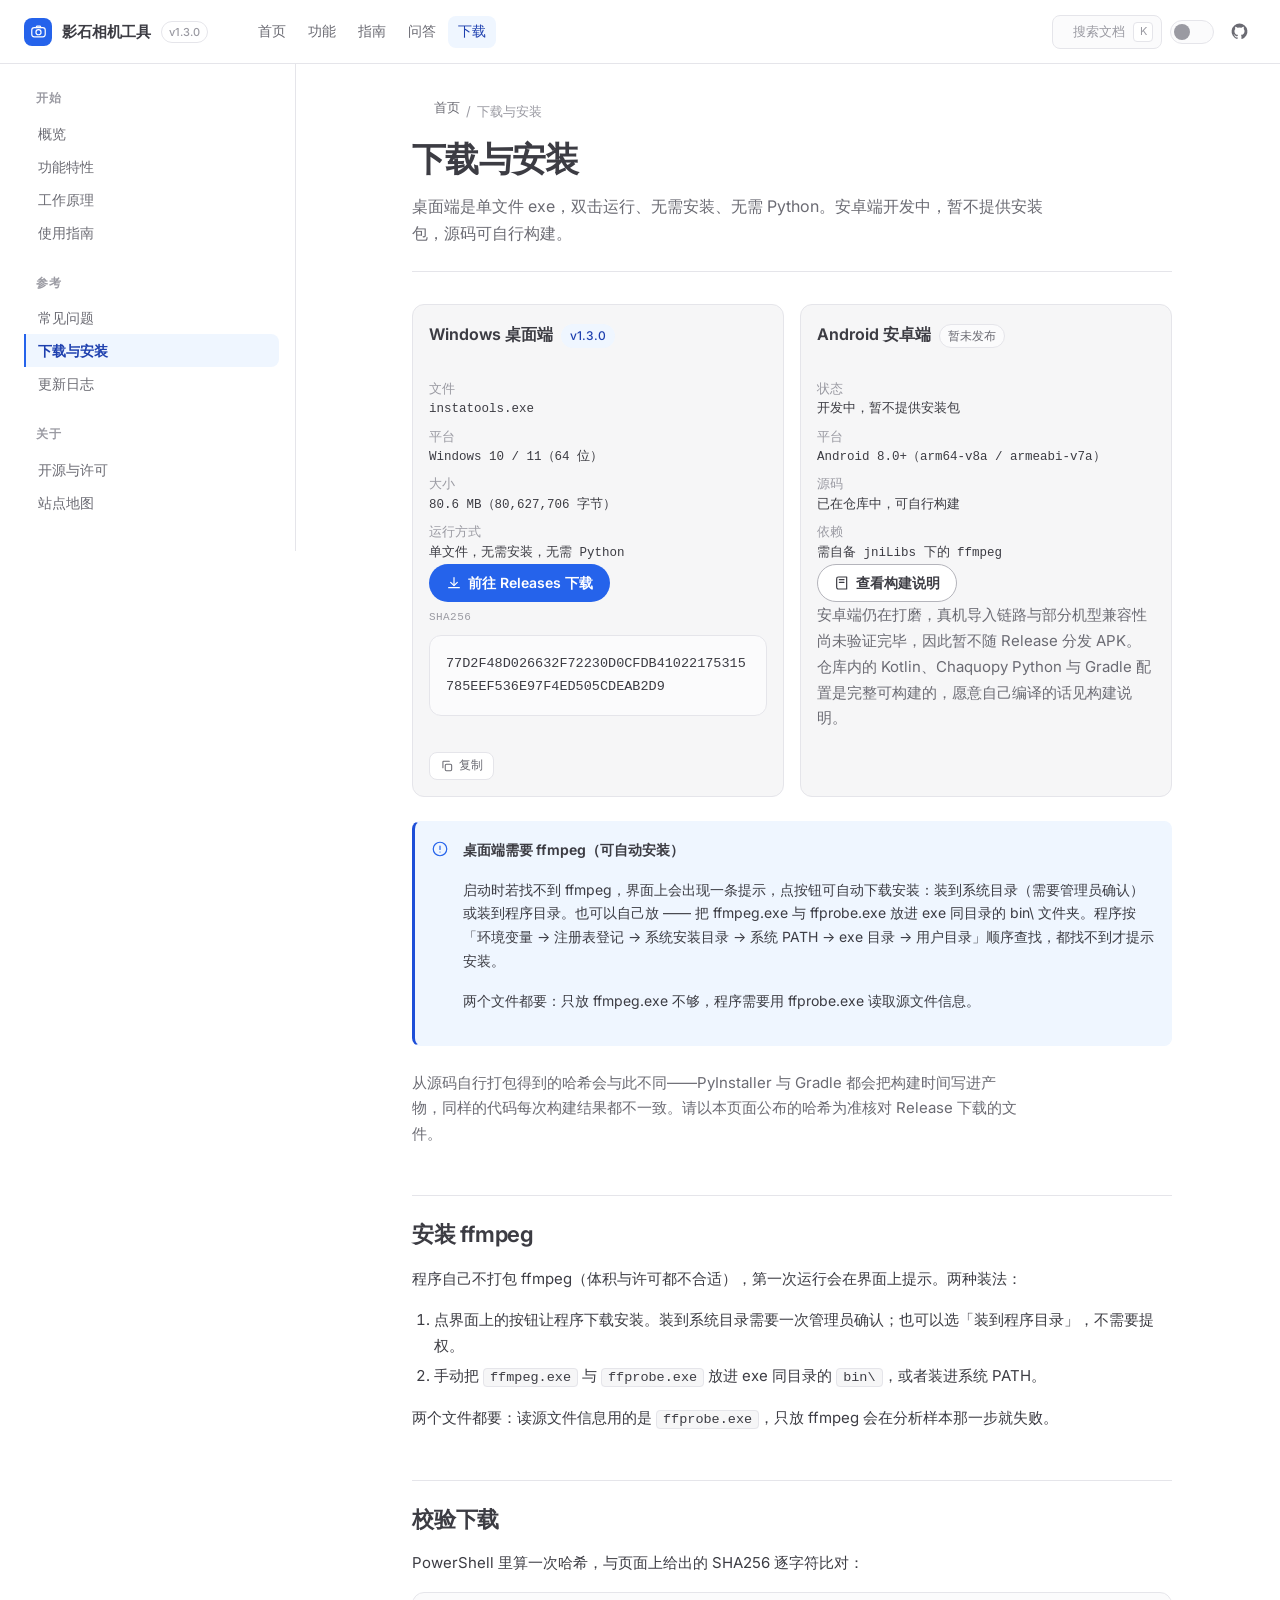
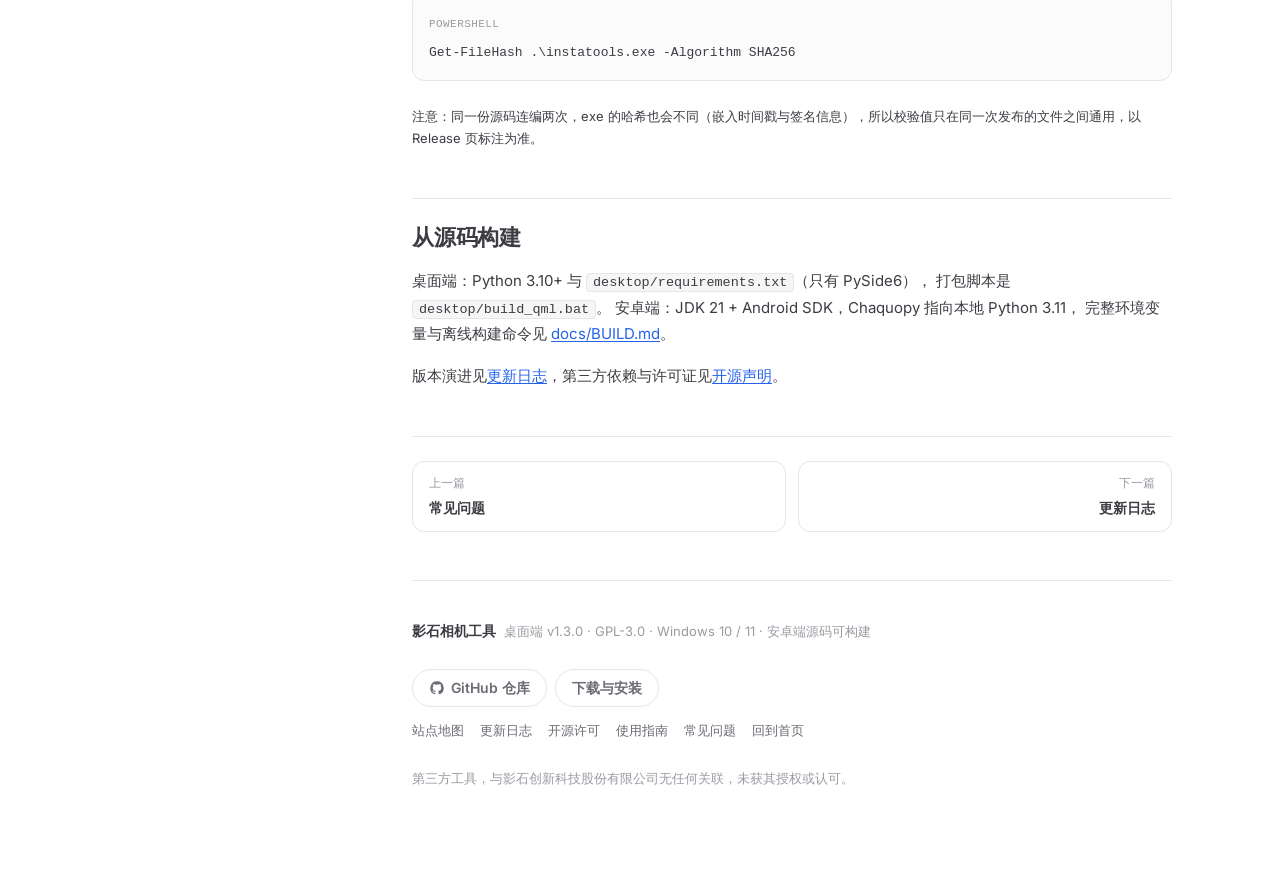
<file: download/index.html>
<!doctype html>
<!--
  影石相机工具 · 下载与安装
  ------------------------------------------------------------------
  部署：GitHub 仓库 Settings → Pages → Source = Deploy from a branch
        → Branch = main，Folder = / (root)
  依赖：零构建步骤。页面是静态 HTML + style.css，字体走 Google Fonts（Inter）。
  改色 / 改圆角：只改 style.css 第 1 节令牌。
-->
<html lang="zh-CN">
  <head>
    <meta charset="utf-8" />
    <meta name="viewport" content="width=device-width, initial-scale=1" />
    <meta name="google-site-verification" content="Z1_5-kb9bWtHmbRLohl3fSZsMe-5Ndwo5JdBoWjXVhI" />
    <meta name="msvalidate.01" content="04A099263FCA8257EDD252806D30A4AA" />
    <meta name="robots" content="index, follow, max-image-preview:large" />
    <title>下载与安装 · instatools v1.3.0（Windows）| 影石相机工具</title>
    <meta name="description" content="下载影石相机工具桌面端 instatools.exe（v1.3.0，80.6 MB，单文件免安装）、核对 SHA256、安装 ffmpeg，以及安卓端源码构建说明。" />
    <meta name="color-scheme" content="light" />
    <meta name="theme-color" content="#FFFFFF" />
    <script>(function(){try{var t=localStorage.getItem("instatools-theme");if(t!=="dark"&&t!=="light"){t=(window.matchMedia&&window.matchMedia("(prefers-color-scheme: dark)").matches)?"dark":"light";}document.documentElement.setAttribute("data-theme",t);}catch(e){}})();</script>
    <link rel="icon" href="../assets/favicon.svg" type="image/svg+xml" />
    <link rel="apple-touch-icon" href="../assets/apple-touch-icon.png" />
    <link rel="canonical" href="https://duofreedom.github.io/Insta-camera-tools/download/" />
    <link rel="sitemap" type="application/xml" href="../sitemap.xml" />
    <meta property="og:type" content="website" />
    <meta property="og:site_name" content="影石相机工具" />
    <meta property="og:locale" content="zh_CN" />
    <meta property="og:title" content="下载与安装 · 影石相机工具" />
    <meta property="og:description" content="桌面端单文件 exe，v1.3.0，80.6 MB，双击运行无需安装；附 SHA256 与 ffmpeg 安装方式。" />
    <meta property="og:url" content="https://duofreedom.github.io/Insta-camera-tools/download/" />
    <meta property="og:image" content="https://duofreedom.github.io/Insta-camera-tools/assets/og-cover.png" />
    <meta property="og:image:width" content="1200" />
    <meta property="og:image:height" content="630" />
    <meta property="og:image:alt" content="影石相机工具 instatools：把普通视频变成影石相机能认的原生素材" />
    <meta name="twitter:card" content="summary_large_image" />
    <meta name="twitter:title" content="下载与安装 · 影石相机工具" />
    <meta name="twitter:description" content="桌面端单文件 exe，v1.3.0，80.6 MB，双击运行无需安装；附 SHA256 与 ffmpeg 安装方式。" />
    <meta name="twitter:image" content="https://duofreedom.github.io/Insta-camera-tools/assets/og-cover.png" />
    <link rel="preconnect" href="https://fonts.googleapis.com" />
    <link rel="preconnect" href="https://fonts.gstatic.com" crossorigin />
    <link
      href="https://fonts.googleapis.com/css2?family=Inter:wght@400;500;600;700&display=swap"
      rel="stylesheet"
    />
    <link rel="stylesheet" href="../style.css" />
    <script type="application/ld+json">
      {
        "@context": "https://schema.org",
        "@graph": [
          {
            "@type": "BreadcrumbList",
            "itemListElement": [
              {
                "@type": "ListItem",
                "position": 1,
                "name": "首页",
                "item": "https://duofreedom.github.io/Insta-camera-tools/"
              },
              {
                "@type": "ListItem",
                "position": 2,
                "name": "下载与安装",
                "item": "https://duofreedom.github.io/Insta-camera-tools/download/"
              }
            ]
          },
          {
            "@type": "WebPage",
            "name": "下载与安装",
            "url": "https://duofreedom.github.io/Insta-camera-tools/download/",
            "description": "下载桌面端 instatools.exe 并核对 SHA256",
            "inLanguage": "zh-CN",
            "isPartOf": {
              "@type": "WebSite",
              "name": "影石相机工具",
              "url": "https://duofreedom.github.io/Insta-camera-tools/"
            }
          },
          {
            "@type": "SoftwareApplication",
            "name": "影石相机工具",
            "alternateName": "instatools",
            "applicationCategory": "MultimediaApplication",
            "operatingSystem": "Windows 10, Windows 11, Android 8.0+",
            "description": "把普通视频转码成影石相机原生结构：转码 VID + LRV、移植 inst box、登记相机索引。规格默认从卡里真机原片量出，也可以手选机型预设。插回相机后相册可识别、可播放、封面正确。",
            "url": "https://duofreedom.github.io/Insta-camera-tools/",
            "downloadUrl": "https://github.com/DUOFreedom/Insta-camera-tools/releases/latest",
            "softwareVersion": "1.3.0",
            "license": "https://www.gnu.org/licenses/gpl-3.0.html",
            "isAccessibleForFree": true,
            "offers": {
              "@type": "Offer",
              "price": "0",
              "priceCurrency": "CNY"
            },
            "fileSize": "80.6MB",
            "inLanguage": "zh-CN"
          }
        ]
      }
    </script>
  </head>
  <body id="top">
  <a class="skip-link" href="#main">跳到正文</a>
  <header class="vp-nav">
    <div class="vp-nav__inner">
      <a class="vp-nav__brand" href="../" aria-label="影石相机工具，回到首页">
        <span class="vp-nav__mark"><svg viewBox="0 0 24 24" fill="none" stroke="currentColor" stroke-width="1.7" stroke-linecap="round" stroke-linejoin="round" aria-hidden="true" focusable="false"><rect x="2.5" y="6.5" width="19" height="13" rx="3.5" /><path d="M8.5 6.5l1.2-2.2h4.6l1.2 2.2" /><circle cx="12" cy="13" r="3.6" /></svg></span>
        <span class="vp-nav__title">影石相机工具</span>
        <span class="vp-nav__badge">v1.3.0</span>
      </a>
      <nav class="vp-nav__menus" aria-label="主导航">
      <a class="vp-menu__link" href="../">首页</a>
      <a class="vp-menu__link" href="../features/">功能</a>
      <a class="vp-menu__link" href="../guide/">指南</a>
      <a class="vp-menu__link" href="../faq/">问答</a>
      <a class="vp-menu__link" href="../download/" aria-current="page">下载</a>
      </nav>
      <div class="vp-nav__actions">
        <button class="vp-search" type="button" aria-label="搜索文档">
          <svg viewBox="0 0 24 24" fill="none" stroke="currentColor" stroke-width="1.8" stroke-linecap="round" aria-hidden="true" focusable="false"><circle cx="11" cy="11" r="6.5" /><path d="M16 16l4.5 4.5" /></svg><span class="vp-search__label">搜索文档</span><span class="vp-search__key">K</span>
        </button>
        <button class="vp-appearance" type="button" role="switch" aria-checked="false" aria-label="深色模式">
          <span class="vp-appearance__track"><span class="vp-appearance__thumb"></span></span>
        </button>
        <a class="vp-social" href="https://github.com/DUOFreedom/Insta-camera-tools" target="_blank" rel="noopener noreferrer" aria-label="GitHub 仓库（新标签页打开）"><svg viewBox="0 0 24 24" fill="currentColor" aria-hidden="true" focusable="false"><path d="M12 2a10 10 0 0 0-3.16 19.49c.5.09.68-.22.68-.48l-.01-1.7c-2.78.6-3.37-1.34-3.37-1.34-.45-1.16-1.11-1.47-1.11-1.47-.91-.62.07-.61.07-.61 1 .07 1.53 1.03 1.53 1.03.89 1.53 2.34 1.09 2.91.83.09-.65.35-1.09.63-1.34-2.22-.25-4.56-1.11-4.56-4.95 0-1.09.39-1.98 1.03-2.68-.1-.25-.45-1.27.1-2.65 0 0 .84-.27 2.75 1.02a9.5 9.5 0 0 1 5 0c1.91-1.29 2.75-1.02 2.75-1.02.55 1.38.2 2.4.1 2.65.64.7 1.03 1.59 1.03 2.68 0 3.85-2.35 4.7-4.57 4.94.36.31.68.92.68 1.86l-.01 2.75c0 .27.18.58.69.48A10 10 0 0 0 12 2z" /></svg></a>
        <button class="vp-hamburger" type="button" aria-expanded="false" aria-controls="vp-drawer" aria-label="打开导航菜单">
          <span></span><span></span><span></span>
        </button>
      </div>
    </div>
  </header>
  <div class="vp-layout">
  <aside class="vp-sidebar" aria-label="文档目录">
    <div class="vp-sidebar__group">
      <p class="vp-sidebar__title">开始</p>
      <ul class="vp-sidebar__list">
        <li><a class="vp-sidebar__link" href="../">概览</a></li>
        <li><a class="vp-sidebar__link" href="../features/">功能特性</a></li>
        <li><a class="vp-sidebar__link" href="../how-it-works/">工作原理</a></li>
        <li><a class="vp-sidebar__link" href="../guide/">使用指南</a></li>
      </ul>
    </div>
    <div class="vp-sidebar__group">
      <p class="vp-sidebar__title">参考</p>
      <ul class="vp-sidebar__list">
        <li><a class="vp-sidebar__link" href="../faq/">常见问题</a></li>
        <li><a class="vp-sidebar__link" href="../download/" aria-current="page">下载与安装</a></li>
        <li><a class="vp-sidebar__link" href="../changelog/">更新日志</a></li>
      </ul>
    </div>
    <div class="vp-sidebar__group">
      <p class="vp-sidebar__title">关于</p>
      <ul class="vp-sidebar__list">
        <li><a class="vp-sidebar__link" href="../licenses/">开源与许可</a></li>
        <li><a class="vp-sidebar__link" href="../sitemap/">站点地图</a></li>
      </ul>
    </div>
  </aside>
  <div class="vp-content">
    <main id="main" class="vp-doc">
      <div class="page-head">
            <div class="container">
              <nav class="crumbs" aria-label="面包屑导航">
                <ol class="crumbs__list">
                  <li class="crumbs__item"><a class="crumbs__link" href="../">首页</a></li>
                  <li class="crumbs__item" aria-current="page">下载与安装</li>
                </ol>
              </nav>
              <h1 class="page-head__title" id="page-title">下载与安装</h1>
              <p class="page-head__lead">桌面端是单文件 exe，双击运行、无需安装、无需 Python。安卓端开发中，暂不提供安装包，源码可自行构建。</p>
            </div>
          </div>


            <section class="section" id="download">
              <div class="container">

                <div class="platform-grid">
                  <article class="release">
                    <div class="release__head">
                      <p class="release__name">Windows 桌面端</p>
                      <span class="tag tag--soft">v1.3.0</span>
                    </div>

                    <dl class="meta">
                      <div>
                        <dt class="meta__key">文件</dt>
                        <dd class="meta__value">instatools.exe</dd>
                      </div>
                      <div>
                        <dt class="meta__key">平台</dt>
                        <dd class="meta__value">Windows 10 / 11（64 位）</dd>
                      </div>
                      <div>
                        <dt class="meta__key">大小</dt>
                        <dd class="meta__value">80.6 MB（80,627,706 字节）</dd>
                      </div>
                      <div>
                        <dt class="meta__key">运行方式</dt>
                        <dd class="meta__value">单文件，无需安装，无需 Python</dd>
                      </div>
                    </dl>

                    <div class="actions">
                      <a
                        class="btn btn--filled"
                        href="https://github.com/DUOFreedom/Insta-camera-tools/releases/latest"
                        target="_blank"
                        rel="noopener noreferrer"
                      >
                        <svg class="btn__icon" viewBox="0 0 24 24" fill="none" stroke="currentColor" stroke-width="1.8" stroke-linecap="round" stroke-linejoin="round" aria-hidden="true" focusable="false">
                          <path d="M12 4v11" /><path d="M7 11l5 5 5-5" /><path d="M4 19h16" />
                        </svg>
                        前往 Releases 下载
                      </a>
                    </div>

                    <div>
                      <span class="code-label" id="sha-win-label">SHA256</span>
                      <div class="sha-row">
                        <code class="code code--wrap" id="sha-win"
                          >77D2F48D026632F72230D0CFDB41022175315785EEF536E97F4ED505CDEAB2D9</code
                        >
                        <button class="copy-btn" data-copy="sha-win" data-label="copy-win-label" type="button">
                          <svg class="copy-btn__icon" viewBox="0 0 24 24" fill="none" stroke="currentColor" stroke-width="1.8" stroke-linecap="round" stroke-linejoin="round" aria-hidden="true" focusable="false">
                            <rect x="9" y="9" width="11" height="11" rx="2" /><path d="M5 15V5a1 1 0 0 1 1-1h10" />
                          </svg>
                          <span id="copy-win-label">复制</span>
                        </button>
                      </div>
                    </div>
                  </article>

                  <article class="release">
                    <div class="release__head">
                      <p class="release__name">Android 安卓端</p>
                      <span class="tag">暂未发布</span>
                    </div>

                    <dl class="meta">
                      <div>
                        <dt class="meta__key">状态</dt>
                        <dd class="meta__value">开发中，暂不提供安装包</dd>
                      </div>
                      <div>
                        <dt class="meta__key">平台</dt>
                        <dd class="meta__value">Android 8.0+（arm64-v8a / armeabi-v7a）</dd>
                      </div>
                      <div>
                        <dt class="meta__key">源码</dt>
                        <dd class="meta__value">已在仓库中，可自行构建</dd>
                      </div>
                      <div>
                        <dt class="meta__key">依赖</dt>
                        <dd class="meta__value">需自备 jniLibs 下的 ffmpeg</dd>
                      </div>
                    </dl>

                    <div class="actions">
                      <a
                        class="btn btn--alt"
                        href="https://github.com/DUOFreedom/Insta-camera-tools/blob/main/docs/BUILD.md"
                        target="_blank"
                        rel="noopener noreferrer"
                      >
                        <svg class="btn__icon" viewBox="0 0 24 24" fill="none" stroke="currentColor" stroke-width="1.8" stroke-linecap="round" stroke-linejoin="round" aria-hidden="true" focusable="false">
                          <path d="M4 5.5A2.5 2.5 0 0 1 6.5 3H19v18H6.5A2.5 2.5 0 0 1 4 18.5z" />
                          <path d="M8 7h7" /><path d="M8 11h7" />
                        </svg>
                        查看构建说明
                      </a>
                    </div>

                    <p class="section__lead">
                      安卓端仍在打磨，真机导入链路与部分机型兼容性尚未验证完毕，因此暂不随 Release 分发 APK。
                      仓库内的 Kotlin、Chaquopy Python 与 Gradle 配置是完整可构建的，愿意自己编译的话见构建说明。
                    </p>
                  </article>
                </div>

                <div class="notice mt-24">
                  <svg class="notice__icon" viewBox="0 0 24 24" fill="none" stroke="currentColor" stroke-width="1.6" stroke-linecap="round" stroke-linejoin="round" aria-hidden="true" focusable="false">
                    <circle cx="12" cy="12" r="9" /><path d="M12 8v4.5" /><path d="M12 16h.01" />
                  </svg>
                  <div>
                    <p class="notice__title">桌面端需要 ffmpeg（可自动安装）</p>
                    <p class="notice__body">
                      启动时若找不到 ffmpeg，界面上会出现一条提示，点按钮可自动下载安装：装到系统目录（需要管理员确认）或装到程序目录。也可以自己放 —— 把 ffmpeg.exe 与 ffprobe.exe 放进 exe 同目录的 bin\ 文件夹。程序按「环境变量 → 注册表登记 → 系统安装目录 → 系统 PATH → exe 目录 → 用户目录」顺序查找，都找不到才提示安装。
                    </p>
                    <p class="notice__body">
                      两个文件都要：只放 ffmpeg.exe 不够，程序需要用 ffprobe.exe 读取源文件信息。
                    </p>
                  </div>
                </div>

                <p class="section__lead mt-24">
                  从源码自行打包得到的哈希会与此不同——PyInstaller 与 Gradle 都会把构建时间写进产物，同样的代码每次构建结果都不一致。请以本页面公布的哈希为准核对 Release 下载的文件。
                </p>
              <h2 class="subhead" id="安装-ffmpeg">安装 ffmpeg</h2>
              <div class="prose">
                <p>程序自己不打包 ffmpeg（体积与许可都不合适），第一次运行会在界面上提示。两种装法：</p>
                <ol>
                  <li>点界面上的按钮让程序下载安装。装到系统目录需要一次管理员确认；也可以选「装到程序目录」，不需要提权。</li>
                  <li>手动把 <code class="code code--inline">ffmpeg.exe</code> 与 <code class="code code--inline">ffprobe.exe</code> 放进 exe 同目录的
                    <code class="code code--inline">bin\</code>，或者装进系统 PATH。</li>
                </ol>
                <p>两个文件都要：读源文件信息用的是 <code class="code code--inline">ffprobe.exe</code>，只放 ffmpeg 会在分析样本那一步就失败。</p>
              </div>

              <h2 class="subhead" id="校验下载">校验下载</h2>
              <div class="prose">
                <p>PowerShell 里算一次哈希，与页面上给出的 SHA256 逐字符比对：</p>
              </div>
              <div class="code code--wrap mt-16"><span class="code-label">PowerShell</span><pre><code>Get-FileHash .\instatools.exe -Algorithm SHA256</code></pre></div>
              <p class="steps__note">
                注意：同一份源码连编两次，exe 的哈希也会不同（嵌入时间戳与签名信息），所以校验值只在同一次发布的文件之间通用，以 Release 页标注为准。
              </p>

              <h2 class="subhead" id="从源码构建">从源码构建</h2>
              <div class="prose">
                <p>
                  桌面端：Python 3.10+ 与 <code class="code code--inline">desktop/requirements.txt</code>（只有 PySide6），
                  打包脚本是 <code class="code code--inline">desktop/build_qml.bat</code>。
                  安卓端：JDK 21 + Android SDK，Chaquopy 指向本地 Python 3.11，
                  完整环境变量与离线构建命令见
                  <a class="link" href="https://github.com/DUOFreedom/Insta-camera-tools/blob/main/docs/BUILD.md" target="_blank" rel="noopener noreferrer">docs/BUILD.md</a>。
                </p>
                <p>版本演进见<a class="link" href="../changelog/">更新日志</a>，第三方依赖与许可证见<a class="link" href="../licenses/">开源声明</a>。</p>
              </div>
              </div>
            </section>
    </main>
    <nav class="vp-pager" aria-label="上下页导航">
      <a class="vp-pager__link" href="../faq/">
        <span class="vp-pager__label">上一篇</span>
        <span class="vp-pager__title">常见问题</span>
      </a>
      <a class="vp-pager__link vp-pager__link--next" href="../changelog/">
        <span class="vp-pager__label">下一篇</span>
        <span class="vp-pager__title">更新日志</span>
      </a>
    </nav>
    <footer class="vp-footer">
      <div class="footer__inner">
        <div class="footer__brand">
          <p class="footer__name">影石相机工具</p>
          <p class="footer__meta">桌面端 v1.3.0 · GPL-3.0 · Windows 10 / 11 · 安卓端源码可构建</p>
        </div>
        <div class="footer__links">
          <a class="btn btn--ghost" href="https://github.com/DUOFreedom/Insta-camera-tools" target="_blank" rel="noopener noreferrer"><svg class="btn__icon" viewBox="0 0 24 24" fill="currentColor" aria-hidden="true" focusable="false"><path d="M12 2a10 10 0 0 0-3.16 19.49c.5.09.68-.22.68-.48l-.01-1.7c-2.78.6-3.37-1.34-3.37-1.34-.45-1.16-1.11-1.47-1.11-1.47-.91-.62.07-.61.07-.61 1 .07 1.53 1.03 1.53 1.03.89 1.53 2.34 1.09 2.91.83.09-.65.35-1.09.63-1.34-2.22-.25-4.56-1.11-4.56-4.95 0-1.09.39-1.98 1.03-2.68-.1-.25-.45-1.27.1-2.65 0 0 .84-.27 2.75 1.02a9.5 9.5 0 0 1 5 0c1.91-1.29 2.75-1.02 2.75-1.02.55 1.38.2 2.4.1 2.65.64.7 1.03 1.59 1.03 2.68 0 3.85-2.35 4.7-4.57 4.94.36.31.68.92.68 1.86l-.01 2.75c0 .27.18.58.69.48A10 10 0 0 0 12 2z" /></svg>GitHub 仓库</a>
          <a class="btn btn--ghost" href="../download/">下载与安装</a>
        </div>
        <nav class="footer__nav" aria-label="页脚导航">
          <a class="footer__link" href="../sitemap/">站点地图</a>
          <a class="footer__link" href="../changelog/">更新日志</a>
          <a class="footer__link" href="../licenses/">开源许可</a>
          <a class="footer__link" href="../guide/">使用指南</a>
          <a class="footer__link" href="../faq/">常见问题</a>
          <a class="footer__link" href="../">回到首页</a>
        </nav>
        <p class="footer__note">第三方工具，与影石创新科技股份有限公司无任何关联，未获其授权或认可。</p>
      </div>
    </footer>
  </div>
  <aside class="vp-aside" aria-label="本页目录">
    <nav class="vp-toc">
      <p class="vp-toc__title">本页目录</p>
      <ul class="vp-toc__list"></ul>
    </nav>
  </aside>
  </div>
  <aside class="vp-drawer" id="vp-drawer" aria-label="导航菜单">
      <p class="vp-sidebar__title">开始</p>
      <a class="vp-sidebar__link" href="../">概览</a>
      <a class="vp-sidebar__link" href="../features/">功能特性</a>
      <a class="vp-sidebar__link" href="../how-it-works/">工作原理</a>
      <a class="vp-sidebar__link" href="../guide/">使用指南</a>
      <p class="vp-sidebar__title">参考</p>
      <a class="vp-sidebar__link" href="../faq/">常见问题</a>
      <a class="vp-sidebar__link" href="../download/" aria-current="page">下载与安装</a>
      <a class="vp-sidebar__link" href="../changelog/">更新日志</a>
      <p class="vp-sidebar__title">关于</p>
      <a class="vp-sidebar__link" href="../licenses/">开源与许可</a>
      <a class="vp-sidebar__link" href="../sitemap/">站点地图</a>
  </aside>
  <dialog class="vp-search-modal" aria-label="搜索文档">
    <div class="vp-search__panel">
      <div class="vp-search__field">
        <svg viewBox="0 0 24 24" fill="none" stroke="currentColor" stroke-width="1.8" stroke-linecap="round" aria-hidden="true" focusable="false"><circle cx="11" cy="11" r="6.5" /><path d="M16 16l4.5 4.5" /></svg>
        <input type="search" placeholder="搜索标题与小节名，例如 GOP、索引、ffmpeg" aria-label="搜索关键词" autocomplete="off" />
      </div>
      <div class="vp-search__results"></div>
    </div>
  </dialog>
  <script src="../assets/app.js" data-search-index="../assets/search-index.json" defer></script>
</body>
</html>
</file>
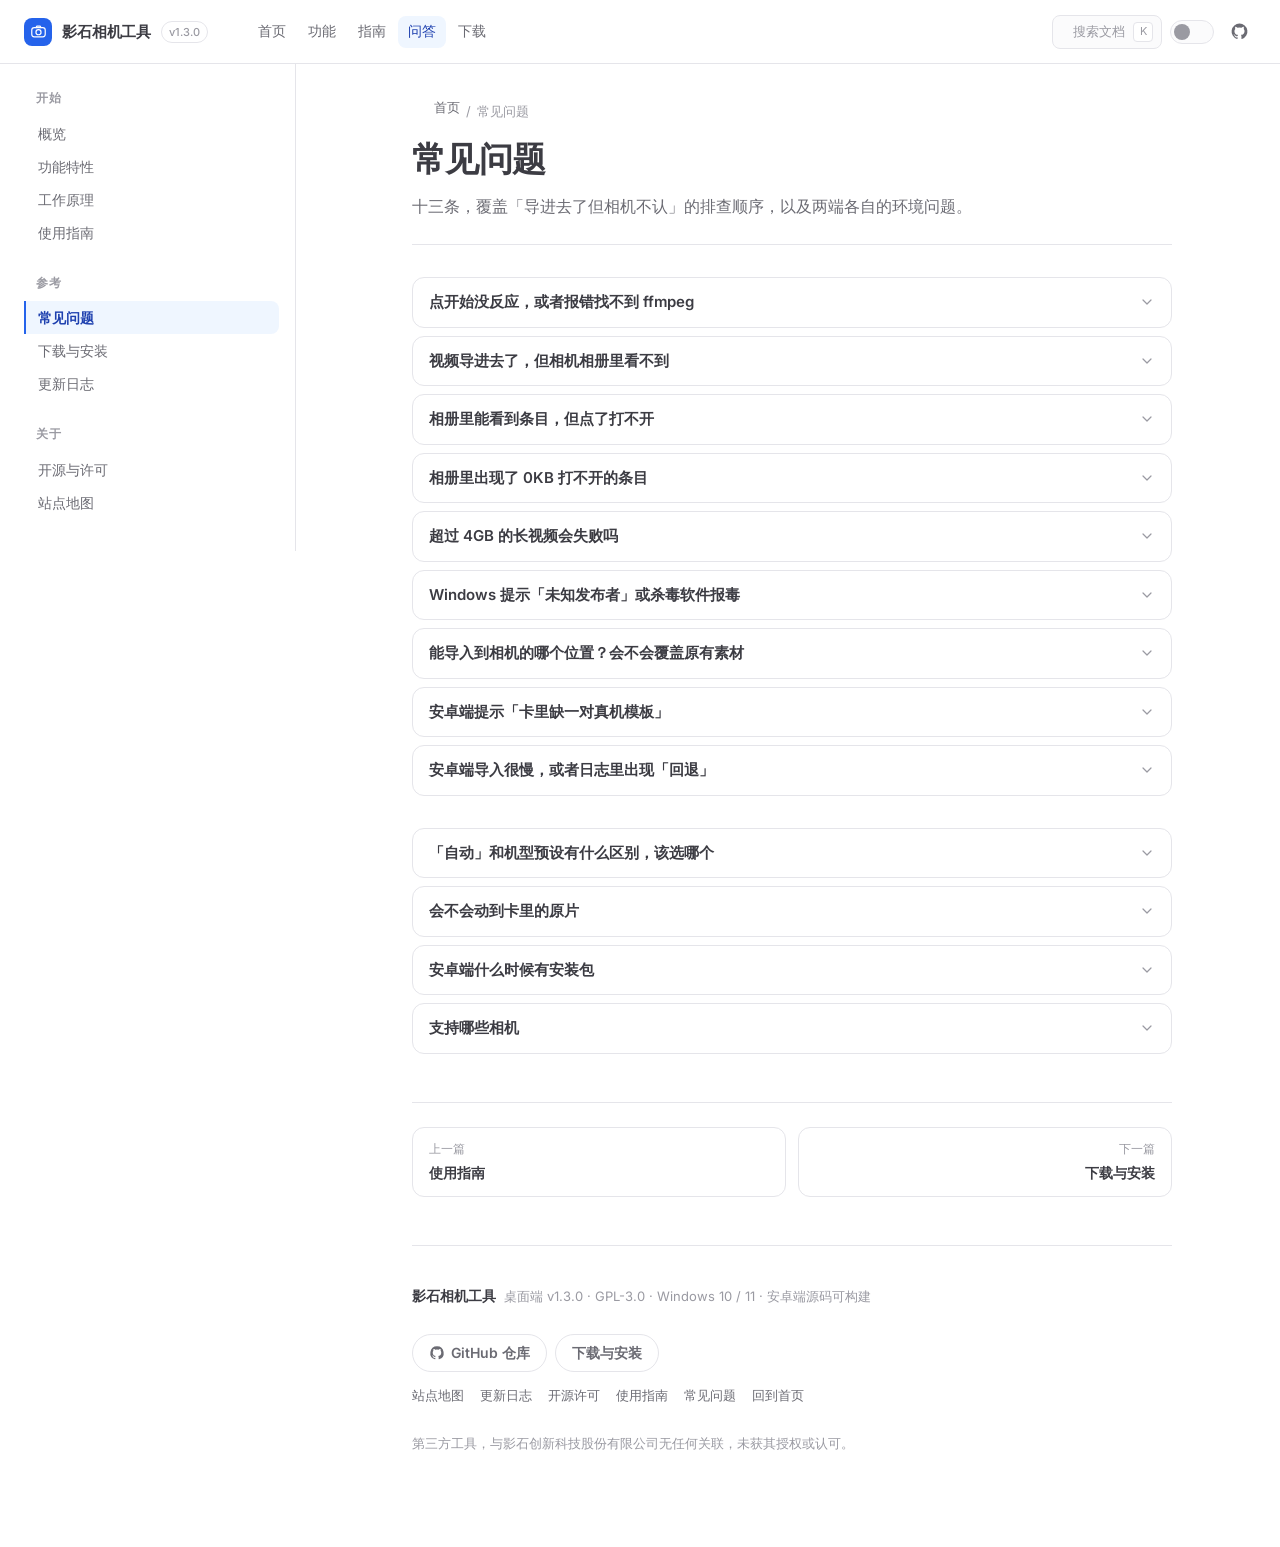
<file: faq/index.html>
<!doctype html>
<!--
  影石相机工具 · 常见问题
  ------------------------------------------------------------------
  部署：GitHub 仓库 Settings → Pages → Source = Deploy from a branch
        → Branch = main，Folder = / (root)
  依赖：零构建步骤。页面是静态 HTML + style.css，字体走 Google Fonts（Inter）。
  改色 / 改圆角：只改 style.css 第 1 节令牌。
-->
<html lang="zh-CN">
  <head>
    <meta charset="utf-8" />
    <meta name="viewport" content="width=device-width, initial-scale=1" />
    <meta name="google-site-verification" content="Z1_5-kb9bWtHmbRLohl3fSZsMe-5Ndwo5JdBoWjXVhI" />
    <meta name="msvalidate.01" content="04A099263FCA8257EDD252806D30A4AA" />
    <meta name="robots" content="index, follow, max-image-preview:large" />
    <title>常见问题：相机不认、ffmpeg 缺失、机型选择 | 影石相机工具</title>
    <meta name="description" content="影石相机工具的常见问题：相册里看不到文件怎么排查、ffmpeg 找不到怎么办、自动与机型预设怎么选、会不会改动原片、支持哪些相机、安卓端安装包情况。" />
    <meta name="color-scheme" content="light" />
    <meta name="theme-color" content="#FFFFFF" />
    <script>(function(){try{var t=localStorage.getItem("instatools-theme");if(t!=="dark"&&t!=="light"){t=(window.matchMedia&&window.matchMedia("(prefers-color-scheme: dark)").matches)?"dark":"light";}document.documentElement.setAttribute("data-theme",t);}catch(e){}})();</script>
    <link rel="icon" href="../assets/favicon.svg" type="image/svg+xml" />
    <link rel="apple-touch-icon" href="../assets/apple-touch-icon.png" />
    <link rel="canonical" href="https://duofreedom.github.io/Insta-camera-tools/faq/" />
    <link rel="sitemap" type="application/xml" href="../sitemap.xml" />
    <meta property="og:type" content="website" />
    <meta property="og:site_name" content="影石相机工具" />
    <meta property="og:locale" content="zh_CN" />
    <meta property="og:title" content="常见问题 · 影石相机工具" />
    <meta property="og:description" content="导进去了但相机不认？按编码结构、inst box、索引登记三层顺序排查。" />
    <meta property="og:url" content="https://duofreedom.github.io/Insta-camera-tools/faq/" />
    <meta property="og:image" content="https://duofreedom.github.io/Insta-camera-tools/assets/og-cover.png" />
    <meta property="og:image:width" content="1200" />
    <meta property="og:image:height" content="630" />
    <meta property="og:image:alt" content="影石相机工具 instatools：把普通视频变成影石相机能认的原生素材" />
    <meta name="twitter:card" content="summary_large_image" />
    <meta name="twitter:title" content="常见问题 · 影石相机工具" />
    <meta name="twitter:description" content="导进去了但相机不认？按编码结构、inst box、索引登记三层顺序排查。" />
    <meta name="twitter:image" content="https://duofreedom.github.io/Insta-camera-tools/assets/og-cover.png" />
    <link rel="preconnect" href="https://fonts.googleapis.com" />
    <link rel="preconnect" href="https://fonts.gstatic.com" crossorigin />
    <link
      href="https://fonts.googleapis.com/css2?family=Inter:wght@400;500;600;700&display=swap"
      rel="stylesheet"
    />
    <link rel="stylesheet" href="../style.css" />
    <script type="application/ld+json">
      {
        "@context": "https://schema.org",
        "@graph": [
          {
            "@type": "BreadcrumbList",
            "itemListElement": [
              {
                "@type": "ListItem",
                "position": 1,
                "name": "首页",
                "item": "https://duofreedom.github.io/Insta-camera-tools/"
              },
              {
                "@type": "ListItem",
                "position": 2,
                "name": "常见问题",
                "item": "https://duofreedom.github.io/Insta-camera-tools/faq/"
              }
            ]
          },
          {
            "@type": "WebPage",
            "name": "常见问题",
            "url": "https://duofreedom.github.io/Insta-camera-tools/faq/",
            "description": "相机不认、ffmpeg、机型选择等常见问题",
            "inLanguage": "zh-CN",
            "isPartOf": {
              "@type": "WebSite",
              "name": "影石相机工具",
              "url": "https://duofreedom.github.io/Insta-camera-tools/"
            }
          },
          {
            "@type": "FAQPage",
            "@id": "https://duofreedom.github.io/Insta-camera-tools/faq/#faq",
            "mainEntity": [
              {
                "@type": "Question",
                "name": "点开始没反应，或者报错找不到 ffmpeg",
                "acceptedAnswer": {
                  "@type": "Answer",
                  "text": "界面上会出现「未找到 ffmpeg」的提示条，点右侧按钮可以让程序自己下载安装（装到系统目录需要管理员确认）；也可以手动把 ffmpeg.exe 和 ffprobe.exe 放进 exe 同目录的 bin\\ 文件夹，或者装进系统 PATH。\n 注意两个文件都要，只放 ffmpeg.exe 不够——程序需要用 ffprobe.exe 读取源文件信息。"
                }
              },
              {
                "@type": "Question",
                "name": "视频导进去了，但相机相册里看不到",
                "acceptedAnswer": {
                  "@type": "Answer",
                  "text": "按顺序检查三件事：\n 编码结构是否达标——主视频必须是 HEVC hvc1、1080p、无 B 帧、关键帧间隔 16\n inst box 是否移植成功——用卡内真机原片当模板，模板片不能是别的机型录的\n 索引是否登记——见下方「技术原理」\n 三者任一缺失都会导致相册里没有这个文件。"
                }
              },
              {
                "@type": "Question",
                "name": "相册里能看到条目，但点了打不开",
                "acceptedAnswer": {
                  "@type": "Answer",
                  "text": "通常是索引字段写错，最常见两种：\n f7 时间戳不是 14 位纯数字 YYYYMMDDHHMMSS（写成 9 位带序号就会这样）\n f9 偏移不是 inst box 在文件内的真实字节偏移（写成了文件大小也会这样）"
                }
              },
              {
                "@type": "Question",
                "name": "相册里出现了 0KB 打不开的条目",
                "acceptedAnswer": {
                  "@type": "Answer",
                  "text": "索引里多登记了 .lrv 文件。规则是只登记主视频，不登记 LRV。\n 重新导入时程序会覆盖修正，不需要手动删。"
                }
              },
              {
                "@type": "Question",
                "name": "超过 4GB 的长视频会失败吗",
                "acceptedAnswer": {
                  "@type": "Answer",
                  "text": "不会。重封装对 32 位 size 与 64 位 largesize box 头、以及 stco / co64 两种分块偏移表都做了完整支持。"
                }
              },
              {
                "@type": "Question",
                "name": "Windows 提示「未知发布者」或杀毒软件报毒",
                "acceptedAnswer": {
                  "@type": "Answer",
                  "text": "PyInstaller 打包的未签名程序会触发 SmartScreen，这是预期行为。点「更多信息 → 仍要运行」即可。\n 杀软误报通常是启发式规则对 PyInstaller 启动器敏感，加白名单即可，不需要关闭实时防护。"
                }
              },
              {
                "@type": "Question",
                "name": "能导入到相机的哪个位置？会不会覆盖原有素材",
                "acceptedAnswer": {
                  "@type": "Answer",
                  "text": "写入 DCIM 目录，文件名按相机规则生成（VID_YYYYMMDD_HHMMSS_000.mp4），文件名冲突时自动递增序号。\n 不会覆盖已有素材。索引写入前会重读现有内容，只追加/替换自己的条目。"
                }
              },
              {
                "@type": "Question",
                "name": "安卓端提示「卡里缺一对真机模板」",
                "acceptedAnswer": {
                  "@type": "Answer",
                  "text": "卡里必须有一对相机自己录制的 VID_*.mp4 与 LRV_*.lrv，导入时需要拿它们当 moov 骨架与 inst box 模板。\n 用相机录一小段（几秒即可），再回来执行导入。"
                }
              },
              {
                "@type": "Question",
                "name": "安卓端导入很慢，或者日志里出现「回退」",
                "acceptedAnswer": {
                  "@type": "Answer",
                  "text": "编码器默认走软件编码（libx265 + libx264），与桌面端一致，相机识别最稳；设置页可切到「硬件」走 MediaCodec，速度更快。\n 硬编的 i-frame-interval 受系统限制只能取整数秒，拿不到相机要求的 16 帧密集关键帧，若导入后相机不显示缩略图或无法识别，请切回「自动」。\n 硬件解码与硬件编码失败时都会自动回退到软件路径，日志里会打印 [回退] 行。"
                }
              },
              {
                "@type": "Question",
                "name": "「自动」和机型预设有什么区别，该选哪个",
                "acceptedAnswer": {
                  "@type": "Answer",
                  "text": "「自动」从卡里现成的真机原片量参数，最准，能跟着固件升级走；机型预设是卡里没有原片时的兜底，参数写死在程序里。\n 判断方法：卡里还有没有相机自己录的 VID_/LRV_。有就留「自动」，没有才指定机型，选错了相机不会报错，只会不出现在相册里。"
                }
              },
              {
                "@type": "Question",
                "name": "会不会动到卡里的原片",
                "acceptedAnswer": {
                  "@type": "Answer",
                  "text": "不改原片视频本身：程序只读取原片，写出来的是新文件。会改动的是索引文件（fileinfo_list.list 与 .editinfo_list.list），这是让相册认出新条目必须做的一步。\n 所以导入前建议先备份这两个文件；不勾选「登记索引」时只在输出目录里生成文件，不碰卡。"
                }
              },
              {
                "@type": "Question",
                "name": "安卓端什么时候有安装包",
                "acceptedAnswer": {
                  "@type": "Answer",
                  "text": "暂不提供。现在只给源码，需要按构建说明自己打 APK：真机导入链路与部分机型兼容性还没验证完，用默认调试签名的包也不适合分发。\n 构建步骤见 docs/BUILD.md。"
                }
              },
              {
                "@type": "Question",
                "name": "支持哪些相机",
                "acceptedAnswer": {
                  "@type": "Answer",
                  "text": "Ace Pro 2 与 GO Ultra 是按真机原片量过参数的，包括 GOP、代理编码与音轨数。其他机型取决于 inst box 布局是否一致，没有验证过，用前先拿一个短视频试：能进相册、能播放、封面正常，再批量。\n 全景机型（X 系列）不适用：文件名规则与文件结构都不是这一套。"
                }
              }
            ]
          }
        ]
      }
    </script>
  </head>
  <body id="top">
  <a class="skip-link" href="#main">跳到正文</a>
  <header class="vp-nav">
    <div class="vp-nav__inner">
      <a class="vp-nav__brand" href="../" aria-label="影石相机工具，回到首页">
        <span class="vp-nav__mark"><svg viewBox="0 0 24 24" fill="none" stroke="currentColor" stroke-width="1.7" stroke-linecap="round" stroke-linejoin="round" aria-hidden="true" focusable="false"><rect x="2.5" y="6.5" width="19" height="13" rx="3.5" /><path d="M8.5 6.5l1.2-2.2h4.6l1.2 2.2" /><circle cx="12" cy="13" r="3.6" /></svg></span>
        <span class="vp-nav__title">影石相机工具</span>
        <span class="vp-nav__badge">v1.3.0</span>
      </a>
      <nav class="vp-nav__menus" aria-label="主导航">
      <a class="vp-menu__link" href="../">首页</a>
      <a class="vp-menu__link" href="../features/">功能</a>
      <a class="vp-menu__link" href="../guide/">指南</a>
      <a class="vp-menu__link" href="../faq/" aria-current="page">问答</a>
      <a class="vp-menu__link" href="../download/">下载</a>
      </nav>
      <div class="vp-nav__actions">
        <button class="vp-search" type="button" aria-label="搜索文档">
          <svg viewBox="0 0 24 24" fill="none" stroke="currentColor" stroke-width="1.8" stroke-linecap="round" aria-hidden="true" focusable="false"><circle cx="11" cy="11" r="6.5" /><path d="M16 16l4.5 4.5" /></svg><span class="vp-search__label">搜索文档</span><span class="vp-search__key">K</span>
        </button>
        <button class="vp-appearance" type="button" role="switch" aria-checked="false" aria-label="深色模式">
          <span class="vp-appearance__track"><span class="vp-appearance__thumb"></span></span>
        </button>
        <a class="vp-social" href="https://github.com/DUOFreedom/Insta-camera-tools" target="_blank" rel="noopener noreferrer" aria-label="GitHub 仓库（新标签页打开）"><svg viewBox="0 0 24 24" fill="currentColor" aria-hidden="true" focusable="false"><path d="M12 2a10 10 0 0 0-3.16 19.49c.5.09.68-.22.68-.48l-.01-1.7c-2.78.6-3.37-1.34-3.37-1.34-.45-1.16-1.11-1.47-1.11-1.47-.91-.62.07-.61.07-.61 1 .07 1.53 1.03 1.53 1.03.89 1.53 2.34 1.09 2.91.83.09-.65.35-1.09.63-1.34-2.22-.25-4.56-1.11-4.56-4.95 0-1.09.39-1.98 1.03-2.68-.1-.25-.45-1.27.1-2.65 0 0 .84-.27 2.75 1.02a9.5 9.5 0 0 1 5 0c1.91-1.29 2.75-1.02 2.75-1.02.55 1.38.2 2.4.1 2.65.64.7 1.03 1.59 1.03 2.68 0 3.85-2.35 4.7-4.57 4.94.36.31.68.92.68 1.86l-.01 2.75c0 .27.18.58.69.48A10 10 0 0 0 12 2z" /></svg></a>
        <button class="vp-hamburger" type="button" aria-expanded="false" aria-controls="vp-drawer" aria-label="打开导航菜单">
          <span></span><span></span><span></span>
        </button>
      </div>
    </div>
  </header>
  <div class="vp-layout">
  <aside class="vp-sidebar" aria-label="文档目录">
    <div class="vp-sidebar__group">
      <p class="vp-sidebar__title">开始</p>
      <ul class="vp-sidebar__list">
        <li><a class="vp-sidebar__link" href="../">概览</a></li>
        <li><a class="vp-sidebar__link" href="../features/">功能特性</a></li>
        <li><a class="vp-sidebar__link" href="../how-it-works/">工作原理</a></li>
        <li><a class="vp-sidebar__link" href="../guide/">使用指南</a></li>
      </ul>
    </div>
    <div class="vp-sidebar__group">
      <p class="vp-sidebar__title">参考</p>
      <ul class="vp-sidebar__list">
        <li><a class="vp-sidebar__link" href="../faq/" aria-current="page">常见问题</a></li>
        <li><a class="vp-sidebar__link" href="../download/">下载与安装</a></li>
        <li><a class="vp-sidebar__link" href="../changelog/">更新日志</a></li>
      </ul>
    </div>
    <div class="vp-sidebar__group">
      <p class="vp-sidebar__title">关于</p>
      <ul class="vp-sidebar__list">
        <li><a class="vp-sidebar__link" href="../licenses/">开源与许可</a></li>
        <li><a class="vp-sidebar__link" href="../sitemap/">站点地图</a></li>
      </ul>
    </div>
  </aside>
  <div class="vp-content">
    <main id="main" class="vp-doc">
      <div class="page-head">
            <div class="container">
              <nav class="crumbs" aria-label="面包屑导航">
                <ol class="crumbs__list">
                  <li class="crumbs__item"><a class="crumbs__link" href="../">首页</a></li>
                  <li class="crumbs__item" aria-current="page">常见问题</li>
                </ol>
              </nav>
              <h1 class="page-head__title" id="page-title">常见问题</h1>
              <p class="page-head__lead">十三条，覆盖「导进去了但相机不认」的排查顺序，以及两端各自的环境问题。</p>
            </div>
          </div>


            <section class="section" id="faq">
              <div class="container">

                <div class="faq">
                  <details class="faq__item">
                    <summary class="faq__q" id="faq-q1" aria-expanded="false">
                      点开始没反应，或者报错找不到 ffmpeg
                      <svg class="faq__icon" viewBox="0 0 24 24" fill="none" stroke="currentColor" stroke-width="1.8" stroke-linecap="round" stroke-linejoin="round" aria-hidden="true" focusable="false">
                        <path d="M6 9l6 6 6-6" />
                      </svg>
                    </summary>
                    <div class="faq__a">
                      <p>界面上会出现「未找到 ffmpeg」的提示条，点右侧按钮可以让程序自己下载安装（装到系统目录需要管理员确认）；也可以手动把 ffmpeg.exe 和 ffprobe.exe 放进 exe 同目录的 bin\ 文件夹，或者装进系统 PATH。</p>
                      <p>注意两个文件都要，只放 ffmpeg.exe 不够——程序需要用 ffprobe.exe 读取源文件信息。</p>
                    </div>
                  </details>

                  <details class="faq__item">
                    <summary class="faq__q" id="faq-q2" aria-expanded="false">
                      视频导进去了，但相机相册里看不到
                      <svg class="faq__icon" viewBox="0 0 24 24" fill="none" stroke="currentColor" stroke-width="1.8" stroke-linecap="round" stroke-linejoin="round" aria-hidden="true" focusable="false">
                        <path d="M6 9l6 6 6-6" />
                      </svg>
                    </summary>
                    <div class="faq__a">
                      <p>按顺序检查三件事：</p>
                      <ol>
                        <li>编码结构是否达标——主视频必须是 HEVC hvc1、1080p、无 B 帧、关键帧间隔 16</li>
                        <li>inst box 是否移植成功——用卡内真机原片当模板，模板片不能是别的机型录的</li>
                        <li>索引是否登记——见下方「技术原理」</li>
                      </ol>
                      <p>三者任一缺失都会导致相册里没有这个文件。</p>
                    </div>
                  </details>

                  <details class="faq__item">
                    <summary class="faq__q" id="faq-q3" aria-expanded="false">
                      相册里能看到条目，但点了打不开
                      <svg class="faq__icon" viewBox="0 0 24 24" fill="none" stroke="currentColor" stroke-width="1.8" stroke-linecap="round" stroke-linejoin="round" aria-hidden="true" focusable="false">
                        <path d="M6 9l6 6 6-6" />
                      </svg>
                    </summary>
                    <div class="faq__a">
                      <p>通常是索引字段写错，最常见两种：</p>
                      <ul>
                        <li>f7 时间戳不是 14 位纯数字 YYYYMMDDHHMMSS（写成 9 位带序号就会这样）</li>
                        <li>f9 偏移不是 inst box 在文件内的真实字节偏移（写成了文件大小也会这样）</li>
                      </ul>
                    </div>
                  </details>

                  <details class="faq__item">
                    <summary class="faq__q" id="faq-q4" aria-expanded="false">
                      相册里出现了 0KB 打不开的条目
                      <svg class="faq__icon" viewBox="0 0 24 24" fill="none" stroke="currentColor" stroke-width="1.8" stroke-linecap="round" stroke-linejoin="round" aria-hidden="true" focusable="false">
                        <path d="M6 9l6 6 6-6" />
                      </svg>
                    </summary>
                    <div class="faq__a">
                      <p>索引里多登记了 .lrv 文件。规则是只登记主视频，不登记 LRV。</p>
                      <p>重新导入时程序会覆盖修正，不需要手动删。</p>
                    </div>
                  </details>

                  <details class="faq__item">
                    <summary class="faq__q" id="faq-q5" aria-expanded="false">
                      超过 4GB 的长视频会失败吗
                      <svg class="faq__icon" viewBox="0 0 24 24" fill="none" stroke="currentColor" stroke-width="1.8" stroke-linecap="round" stroke-linejoin="round" aria-hidden="true" focusable="false">
                        <path d="M6 9l6 6 6-6" />
                      </svg>
                    </summary>
                    <div class="faq__a">
                      <p>不会。重封装对 32 位 size 与 64 位 largesize box 头、以及 stco / co64 两种分块偏移表都做了完整支持。</p>
                    </div>
                  </details>

                  <details class="faq__item">
                    <summary class="faq__q" id="faq-q6" aria-expanded="false">
                      Windows 提示「未知发布者」或杀毒软件报毒
                      <svg class="faq__icon" viewBox="0 0 24 24" fill="none" stroke="currentColor" stroke-width="1.8" stroke-linecap="round" stroke-linejoin="round" aria-hidden="true" focusable="false">
                        <path d="M6 9l6 6 6-6" />
                      </svg>
                    </summary>
                    <div class="faq__a">
                      <p>PyInstaller 打包的未签名程序会触发 SmartScreen，这是预期行为。点「更多信息 → 仍要运行」即可。</p>
                      <p>杀软误报通常是启发式规则对 PyInstaller 启动器敏感，加白名单即可，不需要关闭实时防护。</p>
                    </div>
                  </details>

                  <details class="faq__item">
                    <summary class="faq__q" id="faq-q7" aria-expanded="false">
                      能导入到相机的哪个位置？会不会覆盖原有素材
                      <svg class="faq__icon" viewBox="0 0 24 24" fill="none" stroke="currentColor" stroke-width="1.8" stroke-linecap="round" stroke-linejoin="round" aria-hidden="true" focusable="false">
                        <path d="M6 9l6 6 6-6" />
                      </svg>
                    </summary>
                    <div class="faq__a">
                      <p>写入 DCIM 目录，文件名按相机规则生成（VID_YYYYMMDD_HHMMSS_000.mp4），文件名冲突时自动递增序号。</p>
                      <p>不会覆盖已有素材。索引写入前会重读现有内容，只追加/替换自己的条目。</p>
                    </div>
                  </details>

                  <details class="faq__item">
                    <summary class="faq__q" id="faq-q8" aria-expanded="false">
                      安卓端提示「卡里缺一对真机模板」
                      <svg class="faq__icon" viewBox="0 0 24 24" fill="none" stroke="currentColor" stroke-width="1.8" stroke-linecap="round" stroke-linejoin="round" aria-hidden="true" focusable="false">
                        <path d="M6 9l6 6 6-6" />
                      </svg>
                    </summary>
                    <div class="faq__a">
                      <p>卡里必须有一对相机自己录制的 <code class="code code--inline">VID_*.mp4</code> 与 <code class="code code--inline">LRV_*.lrv</code>，导入时需要拿它们当 moov 骨架与 inst box 模板。</p>
                      <p>用相机录一小段（几秒即可），再回来执行导入。</p>
                    </div>
                  </details>

                  <details class="faq__item">
                    <summary class="faq__q" id="faq-q9" aria-expanded="false">
                      安卓端导入很慢，或者日志里出现「回退」
                      <svg class="faq__icon" viewBox="0 0 24 24" fill="none" stroke="currentColor" stroke-width="1.8" stroke-linecap="round" stroke-linejoin="round" aria-hidden="true" focusable="false">
                        <path d="M6 9l6 6 6-6" />
                      </svg>
                    </summary>
                    <div class="faq__a">
                      <p>编码器默认走软件编码（libx265 + libx264），与桌面端一致，相机识别最稳；设置页可切到「硬件」走 MediaCodec，速度更快。</p>
                      <p>硬编的 i-frame-interval 受系统限制只能取整数秒，拿不到相机要求的 16 帧密集关键帧，若导入后相机不显示缩略图或无法识别，请切回「自动」。</p>
                      <p>硬件解码与硬件编码失败时都会自动回退到软件路径，日志里会打印 <code class="code code--inline">[回退]</code> 行。</p>
                    </div>
                  </details>
                </div>
                <div class="faq mt-32">
                  <details class="faq__item">
                    <summary class="faq__q" id="faq-q10" aria-expanded="false">
                      「自动」和机型预设有什么区别，该选哪个
                      <svg class="faq__icon" viewBox="0 0 24 24" fill="none" stroke="currentColor" stroke-width="1.8" stroke-linecap="round" stroke-linejoin="round" aria-hidden="true" focusable="false">
                        <path d="M6 9l6 6 6-6" />
                      </svg>
                    </summary>
                    <div class="faq__a">
                      <p>「自动」从卡里现成的真机原片量参数，最准，能跟着固件升级走；机型预设是卡里没有原片时的兜底，参数写死在程序里。</p>
                      <p>判断方法：卡里还有没有相机自己录的 <code class="code code--inline">VID_</code>/<code class="code code--inline">LRV_</code>。有就留「自动」，没有才指定机型，选错了相机不会报错，只会不出现在相册里。</p>
                    </div>
                  </details>

                  <details class="faq__item">
                    <summary class="faq__q" id="faq-q11" aria-expanded="false">
                      会不会动到卡里的原片
                      <svg class="faq__icon" viewBox="0 0 24 24" fill="none" stroke="currentColor" stroke-width="1.8" stroke-linecap="round" stroke-linejoin="round" aria-hidden="true" focusable="false">
                        <path d="M6 9l6 6 6-6" />
                      </svg>
                    </summary>
                    <div class="faq__a">
                      <p>不改原片视频本身：程序只读取原片，写出来的是新文件。会改动的是索引文件（<code class="code code--inline">fileinfo_list.list</code> 与 <code class="code code--inline">.editinfo_list.list</code>），这是让相册认出新条目必须做的一步。</p>
                      <p>所以导入前建议先备份这两个文件；不勾选「登记索引」时只在输出目录里生成文件，不碰卡。</p>
                    </div>
                  </details>

                  <details class="faq__item">
                    <summary class="faq__q" id="faq-q12" aria-expanded="false">
                      安卓端什么时候有安装包
                      <svg class="faq__icon" viewBox="0 0 24 24" fill="none" stroke="currentColor" stroke-width="1.8" stroke-linecap="round" stroke-linejoin="round" aria-hidden="true" focusable="false">
                        <path d="M6 9l6 6 6-6" />
                      </svg>
                    </summary>
                    <div class="faq__a">
                      <p>暂不提供。现在只给源码，需要按构建说明自己打 APK：真机导入链路与部分机型兼容性还没验证完，用默认调试签名的包也不适合分发。</p>
                      <p>构建步骤见 <a class="link" href="https://github.com/DUOFreedom/Insta-camera-tools/blob/main/docs/BUILD.md" target="_blank" rel="noopener noreferrer">docs/BUILD.md</a>。</p>
                    </div>
                  </details>

                  <details class="faq__item">
                    <summary class="faq__q" id="faq-q13" aria-expanded="false">
                      支持哪些相机
                      <svg class="faq__icon" viewBox="0 0 24 24" fill="none" stroke="currentColor" stroke-width="1.8" stroke-linecap="round" stroke-linejoin="round" aria-hidden="true" focusable="false">
                        <path d="M6 9l6 6 6-6" />
                      </svg>
                    </summary>
                    <div class="faq__a">
                      <p>Ace Pro 2 与 GO Ultra 是按真机原片量过参数的，包括 GOP、代理编码与音轨数。其他机型取决于 inst box 布局是否一致，没有验证过，用前先拿一个短视频试：能进相册、能播放、封面正常，再批量。</p>
                      <p>全景机型（X 系列）不适用：文件名规则与文件结构都不是这一套。</p>
                    </div>
                  </details>
                </div>
              </div>
            </section>
    </main>
    <nav class="vp-pager" aria-label="上下页导航">
      <a class="vp-pager__link" href="../guide/">
        <span class="vp-pager__label">上一篇</span>
        <span class="vp-pager__title">使用指南</span>
      </a>
      <a class="vp-pager__link vp-pager__link--next" href="../download/">
        <span class="vp-pager__label">下一篇</span>
        <span class="vp-pager__title">下载与安装</span>
      </a>
    </nav>
    <footer class="vp-footer">
      <div class="footer__inner">
        <div class="footer__brand">
          <p class="footer__name">影石相机工具</p>
          <p class="footer__meta">桌面端 v1.3.0 · GPL-3.0 · Windows 10 / 11 · 安卓端源码可构建</p>
        </div>
        <div class="footer__links">
          <a class="btn btn--ghost" href="https://github.com/DUOFreedom/Insta-camera-tools" target="_blank" rel="noopener noreferrer"><svg class="btn__icon" viewBox="0 0 24 24" fill="currentColor" aria-hidden="true" focusable="false"><path d="M12 2a10 10 0 0 0-3.16 19.49c.5.09.68-.22.68-.48l-.01-1.7c-2.78.6-3.37-1.34-3.37-1.34-.45-1.16-1.11-1.47-1.11-1.47-.91-.62.07-.61.07-.61 1 .07 1.53 1.03 1.53 1.03.89 1.53 2.34 1.09 2.91.83.09-.65.35-1.09.63-1.34-2.22-.25-4.56-1.11-4.56-4.95 0-1.09.39-1.98 1.03-2.68-.1-.25-.45-1.27.1-2.65 0 0 .84-.27 2.75 1.02a9.5 9.5 0 0 1 5 0c1.91-1.29 2.75-1.02 2.75-1.02.55 1.38.2 2.4.1 2.65.64.7 1.03 1.59 1.03 2.68 0 3.85-2.35 4.7-4.57 4.94.36.31.68.92.68 1.86l-.01 2.75c0 .27.18.58.69.48A10 10 0 0 0 12 2z" /></svg>GitHub 仓库</a>
          <a class="btn btn--ghost" href="../download/">下载与安装</a>
        </div>
        <nav class="footer__nav" aria-label="页脚导航">
          <a class="footer__link" href="../sitemap/">站点地图</a>
          <a class="footer__link" href="../changelog/">更新日志</a>
          <a class="footer__link" href="../licenses/">开源许可</a>
          <a class="footer__link" href="../guide/">使用指南</a>
          <a class="footer__link" href="../faq/">常见问题</a>
          <a class="footer__link" href="../">回到首页</a>
        </nav>
        <p class="footer__note">第三方工具，与影石创新科技股份有限公司无任何关联，未获其授权或认可。</p>
      </div>
    </footer>
  </div>
  <aside class="vp-aside" aria-label="本页目录">
    <nav class="vp-toc">
      <p class="vp-toc__title">本页目录</p>
      <ul class="vp-toc__list"></ul>
    </nav>
  </aside>
  </div>
  <aside class="vp-drawer" id="vp-drawer" aria-label="导航菜单">
      <p class="vp-sidebar__title">开始</p>
      <a class="vp-sidebar__link" href="../">概览</a>
      <a class="vp-sidebar__link" href="../features/">功能特性</a>
      <a class="vp-sidebar__link" href="../how-it-works/">工作原理</a>
      <a class="vp-sidebar__link" href="../guide/">使用指南</a>
      <p class="vp-sidebar__title">参考</p>
      <a class="vp-sidebar__link" href="../faq/" aria-current="page">常见问题</a>
      <a class="vp-sidebar__link" href="../download/">下载与安装</a>
      <a class="vp-sidebar__link" href="../changelog/">更新日志</a>
      <p class="vp-sidebar__title">关于</p>
      <a class="vp-sidebar__link" href="../licenses/">开源与许可</a>
      <a class="vp-sidebar__link" href="../sitemap/">站点地图</a>
  </aside>
  <dialog class="vp-search-modal" aria-label="搜索文档">
    <div class="vp-search__panel">
      <div class="vp-search__field">
        <svg viewBox="0 0 24 24" fill="none" stroke="currentColor" stroke-width="1.8" stroke-linecap="round" aria-hidden="true" focusable="false"><circle cx="11" cy="11" r="6.5" /><path d="M16 16l4.5 4.5" /></svg>
        <input type="search" placeholder="搜索标题与小节名，例如 GOP、索引、ffmpeg" aria-label="搜索关键词" autocomplete="off" />
      </div>
      <div class="vp-search__results"></div>
    </div>
  </dialog>
  <script src="../assets/app.js" data-search-index="../assets/search-index.json" defer></script>
</body>
</html>
</file>
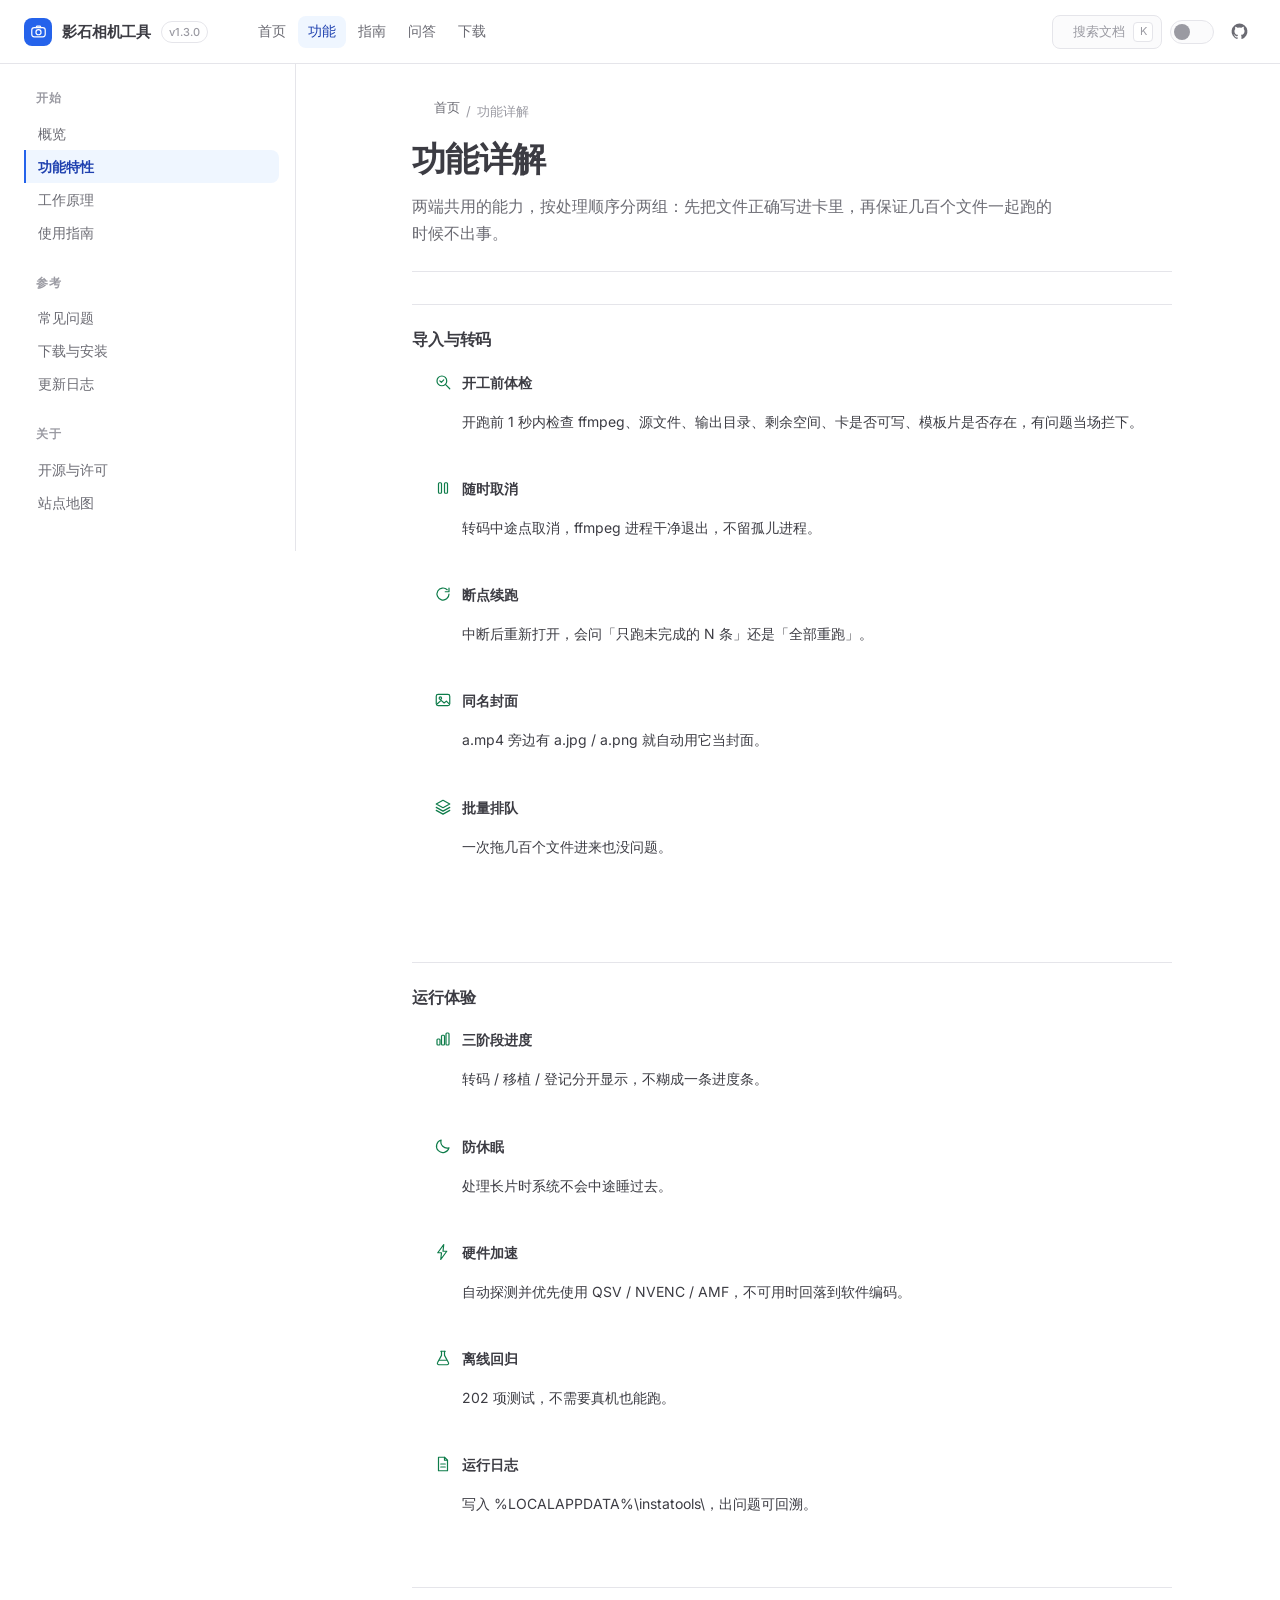
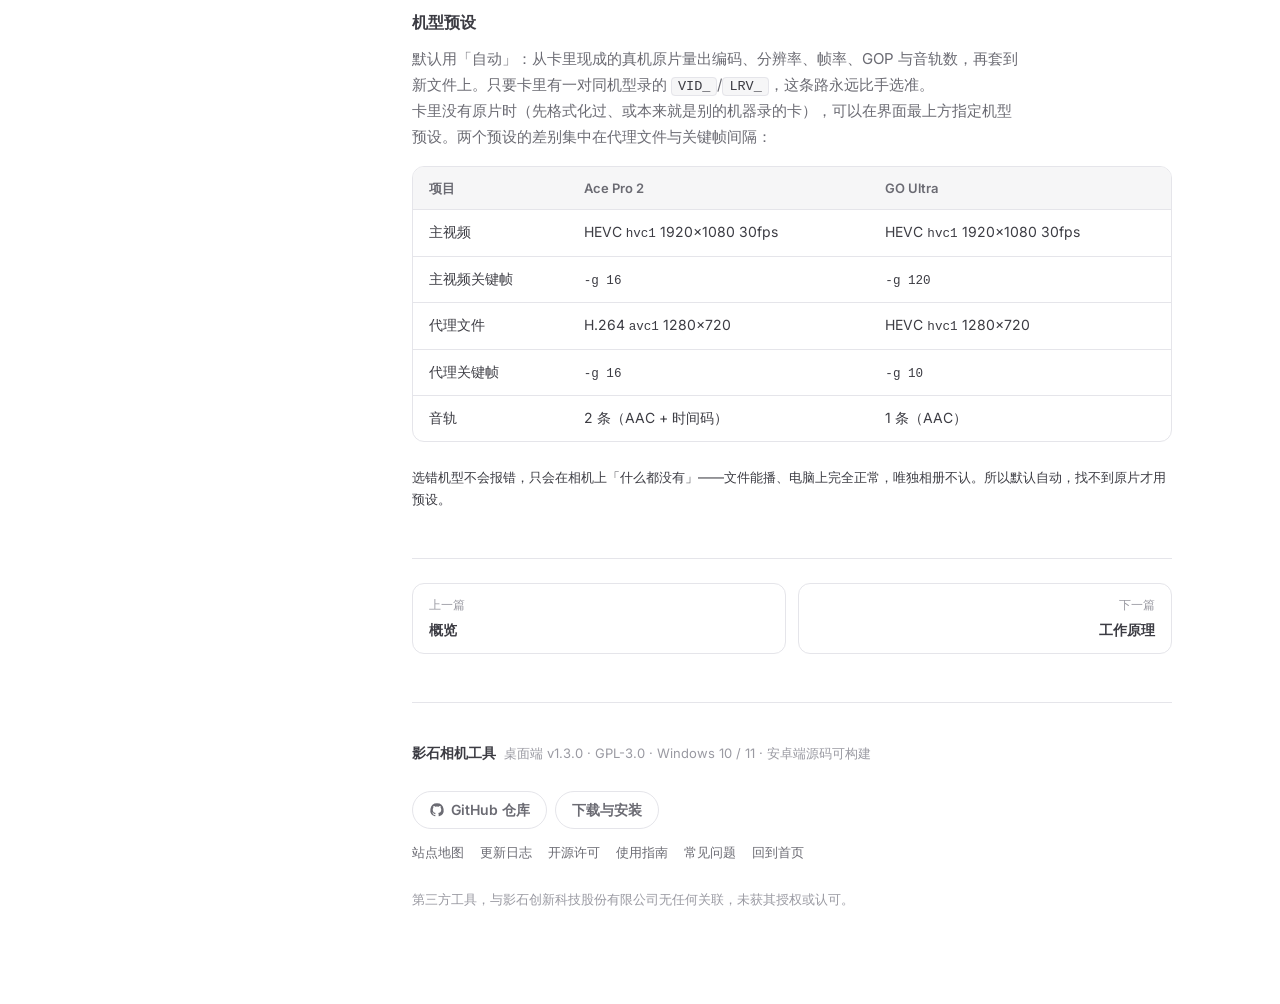
<file: features/index.html>
<!doctype html>
<!--
  影石相机工具 · 功能详解
  ------------------------------------------------------------------
  部署：GitHub 仓库 Settings → Pages → Source = Deploy from a branch
        → Branch = main，Folder = / (root)
  依赖：零构建步骤。页面是静态 HTML + style.css，字体走 Google Fonts（Inter）。
  改色 / 改圆角：只改 style.css 第 1 节令牌。
-->
<html lang="zh-CN">
  <head>
    <meta charset="utf-8" />
    <meta name="viewport" content="width=device-width, initial-scale=1" />
    <meta name="google-site-verification" content="Z1_5-kb9bWtHmbRLohl3fSZsMe-5Ndwo5JdBoWjXVhI" />
    <meta name="msvalidate.01" content="04A099263FCA8257EDD252806D30A4AA" />
    <meta name="robots" content="index, follow, max-image-preview:large" />
    <title>功能详解 · 导入、批量、续跑、机型预设 | 影石相机工具</title>
    <meta name="description" content="影石相机工具的功能清单：转码 VID + LRV、移植 inst box、登记相机索引、批量排队、断点续跑、机型预设（Ace Pro 2 / GO Ultra）、硬件编码、封面选择与卡校验。" />
    <meta name="color-scheme" content="light" />
    <meta name="theme-color" content="#FFFFFF" />
    <script>(function(){try{var t=localStorage.getItem("instatools-theme");if(t!=="dark"&&t!=="light"){t=(window.matchMedia&&window.matchMedia("(prefers-color-scheme: dark)").matches)?"dark":"light";}document.documentElement.setAttribute("data-theme",t);}catch(e){}})();</script>
    <link rel="icon" href="../assets/favicon.svg" type="image/svg+xml" />
    <link rel="apple-touch-icon" href="../assets/apple-touch-icon.png" />
    <link rel="canonical" href="https://duofreedom.github.io/Insta-camera-tools/features/" />
    <link rel="sitemap" type="application/xml" href="../sitemap.xml" />
    <meta property="og:type" content="website" />
    <meta property="og:site_name" content="影石相机工具" />
    <meta property="og:locale" content="zh_CN" />
    <meta property="og:title" content="功能详解 · 影石相机工具" />
    <meta property="og:description" content="转码、移植、登记之外，还有批量排队、断点续跑、机型预设、硬件加速与卡校验。" />
    <meta property="og:url" content="https://duofreedom.github.io/Insta-camera-tools/features/" />
    <meta property="og:image" content="https://duofreedom.github.io/Insta-camera-tools/assets/og-cover.png" />
    <meta property="og:image:width" content="1200" />
    <meta property="og:image:height" content="630" />
    <meta property="og:image:alt" content="影石相机工具 instatools：把普通视频变成影石相机能认的原生素材" />
    <meta name="twitter:card" content="summary_large_image" />
    <meta name="twitter:title" content="功能详解 · 影石相机工具" />
    <meta name="twitter:description" content="转码、移植、登记之外，还有批量排队、断点续跑、机型预设、硬件加速与卡校验。" />
    <meta name="twitter:image" content="https://duofreedom.github.io/Insta-camera-tools/assets/og-cover.png" />
    <link rel="preconnect" href="https://fonts.googleapis.com" />
    <link rel="preconnect" href="https://fonts.gstatic.com" crossorigin />
    <link
      href="https://fonts.googleapis.com/css2?family=Inter:wght@400;500;600;700&display=swap"
      rel="stylesheet"
    />
    <link rel="stylesheet" href="../style.css" />
    <script type="application/ld+json">
      {
        "@context": "https://schema.org",
        "@graph": [
          {
            "@type": "BreadcrumbList",
            "itemListElement": [
              {
                "@type": "ListItem",
                "position": 1,
                "name": "首页",
                "item": "https://duofreedom.github.io/Insta-camera-tools/"
              },
              {
                "@type": "ListItem",
                "position": 2,
                "name": "功能详解",
                "item": "https://duofreedom.github.io/Insta-camera-tools/features/"
              }
            ]
          },
          {
            "@type": "WebPage",
            "name": "功能详解",
            "url": "https://duofreedom.github.io/Insta-camera-tools/features/",
            "description": "影石相机工具的功能清单",
            "inLanguage": "zh-CN",
            "isPartOf": {
              "@type": "WebSite",
              "name": "影石相机工具",
              "url": "https://duofreedom.github.io/Insta-camera-tools/"
            }
          }
        ]
      }
    </script>
  </head>
  <body id="top">
  <a class="skip-link" href="#main">跳到正文</a>
  <header class="vp-nav">
    <div class="vp-nav__inner">
      <a class="vp-nav__brand" href="../" aria-label="影石相机工具，回到首页">
        <span class="vp-nav__mark"><svg viewBox="0 0 24 24" fill="none" stroke="currentColor" stroke-width="1.7" stroke-linecap="round" stroke-linejoin="round" aria-hidden="true" focusable="false"><rect x="2.5" y="6.5" width="19" height="13" rx="3.5" /><path d="M8.5 6.5l1.2-2.2h4.6l1.2 2.2" /><circle cx="12" cy="13" r="3.6" /></svg></span>
        <span class="vp-nav__title">影石相机工具</span>
        <span class="vp-nav__badge">v1.3.0</span>
      </a>
      <nav class="vp-nav__menus" aria-label="主导航">
      <a class="vp-menu__link" href="../">首页</a>
      <a class="vp-menu__link" href="../features/" aria-current="page">功能</a>
      <a class="vp-menu__link" href="../guide/">指南</a>
      <a class="vp-menu__link" href="../faq/">问答</a>
      <a class="vp-menu__link" href="../download/">下载</a>
      </nav>
      <div class="vp-nav__actions">
        <button class="vp-search" type="button" aria-label="搜索文档">
          <svg viewBox="0 0 24 24" fill="none" stroke="currentColor" stroke-width="1.8" stroke-linecap="round" aria-hidden="true" focusable="false"><circle cx="11" cy="11" r="6.5" /><path d="M16 16l4.5 4.5" /></svg><span class="vp-search__label">搜索文档</span><span class="vp-search__key">K</span>
        </button>
        <button class="vp-appearance" type="button" role="switch" aria-checked="false" aria-label="深色模式">
          <span class="vp-appearance__track"><span class="vp-appearance__thumb"></span></span>
        </button>
        <a class="vp-social" href="https://github.com/DUOFreedom/Insta-camera-tools" target="_blank" rel="noopener noreferrer" aria-label="GitHub 仓库（新标签页打开）"><svg viewBox="0 0 24 24" fill="currentColor" aria-hidden="true" focusable="false"><path d="M12 2a10 10 0 0 0-3.16 19.49c.5.09.68-.22.68-.48l-.01-1.7c-2.78.6-3.37-1.34-3.37-1.34-.45-1.16-1.11-1.47-1.11-1.47-.91-.62.07-.61.07-.61 1 .07 1.53 1.03 1.53 1.03.89 1.53 2.34 1.09 2.91.83.09-.65.35-1.09.63-1.34-2.22-.25-4.56-1.11-4.56-4.95 0-1.09.39-1.98 1.03-2.68-.1-.25-.45-1.27.1-2.65 0 0 .84-.27 2.75 1.02a9.5 9.5 0 0 1 5 0c1.91-1.29 2.75-1.02 2.75-1.02.55 1.38.2 2.4.1 2.65.64.7 1.03 1.59 1.03 2.68 0 3.85-2.35 4.7-4.57 4.94.36.31.68.92.68 1.86l-.01 2.75c0 .27.18.58.69.48A10 10 0 0 0 12 2z" /></svg></a>
        <button class="vp-hamburger" type="button" aria-expanded="false" aria-controls="vp-drawer" aria-label="打开导航菜单">
          <span></span><span></span><span></span>
        </button>
      </div>
    </div>
  </header>
  <div class="vp-layout">
  <aside class="vp-sidebar" aria-label="文档目录">
    <div class="vp-sidebar__group">
      <p class="vp-sidebar__title">开始</p>
      <ul class="vp-sidebar__list">
        <li><a class="vp-sidebar__link" href="../">概览</a></li>
        <li><a class="vp-sidebar__link" href="../features/" aria-current="page">功能特性</a></li>
        <li><a class="vp-sidebar__link" href="../how-it-works/">工作原理</a></li>
        <li><a class="vp-sidebar__link" href="../guide/">使用指南</a></li>
      </ul>
    </div>
    <div class="vp-sidebar__group">
      <p class="vp-sidebar__title">参考</p>
      <ul class="vp-sidebar__list">
        <li><a class="vp-sidebar__link" href="../faq/">常见问题</a></li>
        <li><a class="vp-sidebar__link" href="../download/">下载与安装</a></li>
        <li><a class="vp-sidebar__link" href="../changelog/">更新日志</a></li>
      </ul>
    </div>
    <div class="vp-sidebar__group">
      <p class="vp-sidebar__title">关于</p>
      <ul class="vp-sidebar__list">
        <li><a class="vp-sidebar__link" href="../licenses/">开源与许可</a></li>
        <li><a class="vp-sidebar__link" href="../sitemap/">站点地图</a></li>
      </ul>
    </div>
  </aside>
  <div class="vp-content">
    <main id="main" class="vp-doc">
      <div class="page-head">
            <div class="container">
              <nav class="crumbs" aria-label="面包屑导航">
                <ol class="crumbs__list">
                  <li class="crumbs__item"><a class="crumbs__link" href="../">首页</a></li>
                  <li class="crumbs__item" aria-current="page">功能详解</li>
                </ol>
              </nav>
              <h1 class="page-head__title" id="page-title">功能详解</h1>
              <p class="page-head__lead">两端共用的能力，按处理顺序分两组：先把文件正确写进卡里，再保证几百个文件一起跑的时候不出事。</p>
            </div>
          </div>


            <section class="section section--alt" id="features">
              <div class="container">

                <div class="feature-groups">
                  <section aria-labelledby="features-import-title">
                    <h2 class="feature-group__title" id="features-import-title">导入与转码</h2>
                    <ul class="feature-list">
                      <li class="feature">
                        <svg class="feature__icon" viewBox="0 0 24 24" fill="none" stroke="currentColor" stroke-width="1.6" stroke-linecap="round" stroke-linejoin="round" aria-hidden="true" focusable="false">
                          <circle cx="10.5" cy="10.5" r="6.5" /><path d="M15.5 15.5L21 21" /><path d="M7.8 10.6l2 2 3.2-3.4" />
                        </svg>
                        <div>
                          <p class="feature__title">开工前体检</p>
                          <p class="feature__text">
                            开跑前 1 秒内检查 ffmpeg、源文件、输出目录、剩余空间、卡是否可写、模板片是否存在，有问题当场拦下。
                          </p>
                        </div>
                      </li>
                      <li class="feature">
                        <svg class="feature__icon" viewBox="0 0 24 24" fill="none" stroke="currentColor" stroke-width="1.6" stroke-linecap="round" stroke-linejoin="round" aria-hidden="true" focusable="false">
                          <rect x="6" y="5" width="4" height="14" rx="1.2" /><rect x="14" y="5" width="4" height="14" rx="1.2" />
                        </svg>
                        <div>
                          <p class="feature__title">随时取消</p>
                          <p class="feature__text">转码中途点取消，ffmpeg 进程干净退出，不留孤儿进程。</p>
                        </div>
                      </li>
                      <li class="feature">
                        <svg class="feature__icon" viewBox="0 0 24 24" fill="none" stroke="currentColor" stroke-width="1.6" stroke-linecap="round" stroke-linejoin="round" aria-hidden="true" focusable="false">
                          <path d="M20 12a8 8 0 1 1-2.4-5.7" /><path d="M20 4v5h-5" />
                        </svg>
                        <div>
                          <p class="feature__title">断点续跑</p>
                          <p class="feature__text">中断后重新打开，会问「只跑未完成的 N 条」还是「全部重跑」。</p>
                        </div>
                      </li>
                      <li class="feature">
                        <svg class="feature__icon" viewBox="0 0 24 24" fill="none" stroke="currentColor" stroke-width="1.6" stroke-linecap="round" stroke-linejoin="round" aria-hidden="true" focusable="false">
                          <rect x="3" y="4.5" width="18" height="15" rx="2.5" /><circle cx="8.5" cy="9.5" r="1.6" /><path d="M4.5 17l5-4.5 4 3.5 3-2.5 3 3" />
                        </svg>
                        <div>
                          <p class="feature__title">同名封面</p>
                          <p class="feature__text">a.mp4 旁边有 a.jpg / a.png 就自动用它当封面。</p>
                        </div>
                      </li>
                      <li class="feature">
                        <svg class="feature__icon" viewBox="0 0 24 24" fill="none" stroke="currentColor" stroke-width="1.6" stroke-linecap="round" stroke-linejoin="round" aria-hidden="true" focusable="false">
                          <path d="M12 3l9 5-9 5-9-5 9-5z" /><path d="M3 12.5l9 5 9-5" /><path d="M3 16.5l9 5 9-5" />
                        </svg>
                        <div>
                          <p class="feature__title">批量排队</p>
                          <p class="feature__text">一次拖几百个文件进来也没问题。</p>
                        </div>
                      </li>
                    </ul>
                  </section>

                  <section aria-labelledby="features-runtime-title">
                    <h2 class="feature-group__title" id="features-runtime-title">运行体验</h2>
                    <ul class="feature-list">
                      <li class="feature">
                        <svg class="feature__icon" viewBox="0 0 24 24" fill="none" stroke="currentColor" stroke-width="1.6" stroke-linecap="round" stroke-linejoin="round" aria-hidden="true" focusable="false">
                          <rect x="4" y="12" width="4" height="8" rx="1.2" /><rect x="10" y="7" width="4" height="13" rx="1.2" /><rect x="16" y="4" width="4" height="16" rx="1.2" />
                        </svg>
                        <div>
                          <p class="feature__title">三阶段进度</p>
                          <p class="feature__text">转码 / 移植 / 登记分开显示，不糊成一条进度条。</p>
                        </div>
                      </li>
                      <li class="feature">
                        <svg class="feature__icon" viewBox="0 0 24 24" fill="none" stroke="currentColor" stroke-width="1.6" stroke-linecap="round" stroke-linejoin="round" aria-hidden="true" focusable="false">
                          <path d="M20 14.5A8.5 8.5 0 0 1 9.5 4a8.5 8.5 0 1 0 10.5 10.5z" />
                        </svg>
                        <div>
                          <p class="feature__title">防休眠</p>
                          <p class="feature__text">处理长片时系统不会中途睡过去。</p>
                        </div>
                      </li>
                      <li class="feature">
                        <svg class="feature__icon" viewBox="0 0 24 24" fill="none" stroke="currentColor" stroke-width="1.6" stroke-linecap="round" stroke-linejoin="round" aria-hidden="true" focusable="false">
                          <path d="M13 2L5 13h5l-1 9 8-11h-5l1-9z" />
                        </svg>
                        <div>
                          <p class="feature__title">硬件加速</p>
                          <p class="feature__text">自动探测并优先使用 QSV / NVENC / AMF，不可用时回落到软件编码。</p>
                        </div>
                      </li>
                      <li class="feature">
                        <svg class="feature__icon" viewBox="0 0 24 24" fill="none" stroke="currentColor" stroke-width="1.6" stroke-linecap="round" stroke-linejoin="round" aria-hidden="true" focusable="false">
                          <path d="M9 3h6" /><path d="M10 3v5.5L4.8 18a2 2 0 0 0 1.7 3h11a2 2 0 0 0 1.7-3L14 8.5V3" /><path d="M7.5 15h9" />
                        </svg>
                        <div>
                          <p class="feature__title">离线回归</p>
                          <p class="feature__text">202 项测试，不需要真机也能跑。</p>
                        </div>
                      </li>
                      <li class="feature">
                        <svg class="feature__icon" viewBox="0 0 24 24" fill="none" stroke="currentColor" stroke-width="1.6" stroke-linecap="round" stroke-linejoin="round" aria-hidden="true" focusable="false">
                          <path d="M6 3h8l4 4v14H6z" /><path d="M14 3v4h4" /><path d="M9 12h6" /><path d="M9 16h6" />
                        </svg>
                        <div>
                          <p class="feature__title">运行日志</p>
                          <p class="feature__text">写入 %LOCALAPPDATA%\instatools\，出问题可回溯。</p>
                        </div>
                      </li>
                    </ul>
                  </section>
                </div>
              </div>

              <div class="container mt-32">
                <h2 class="feature-group__title" id="features-preset-title">机型预设</h2>

                <p class="section__lead section__lead--left">
                  默认用「自动」：从卡里现成的真机原片量出编码、分辨率、帧率、GOP 与音轨数，再套到新文件上。只要卡里有一对同机型录的
                  <code class="code code--inline">VID_</code>/<code class="code code--inline">LRV_</code>，这条路永远比手选准。
                </p>

                <p class="section__lead section__lead--left">
                  卡里没有原片时（先格式化过、或本来就是别的机器录的卡），可以在界面最上方指定机型预设。两个预设的差别集中在代理文件与关键帧间隔：
                </p>

                <div class="table-wrap mt-16">
                  <table class="table">
                    <caption class="sr-only">Ace Pro 2 与 GO Ultra 预设参数对照</caption>
                    <thead>
                      <tr>
                        <th scope="col">项目</th>
                        <th scope="col">Ace Pro 2</th>
                        <th scope="col">GO Ultra</th>
                      </tr>
                    </thead>
                    <tbody>
                      <tr>
                        <td>主视频</td>
                        <td>HEVC <code>hvc1</code> 1920×1080 30fps</td>
                        <td>HEVC <code>hvc1</code> 1920×1080 30fps</td>
                      </tr>
                      <tr>
                        <td>主视频关键帧</td>
                        <td><code>-g 16</code></td>
                        <td><code>-g 120</code></td>
                      </tr>
                      <tr>
                        <td>代理文件</td>
                        <td>H.264 <code>avc1</code> 1280×720</td>
                        <td>HEVC <code>hvc1</code> 1280×720</td>
                      </tr>
                      <tr>
                        <td>代理关键帧</td>
                        <td><code>-g 16</code></td>
                        <td><code>-g 10</code></td>
                      </tr>
                      <tr>
                        <td>音轨</td>
                        <td>2 条（AAC + 时间码）</td>
                        <td>1 条（AAC）</td>
                      </tr>
                    </tbody>
                  </table>
                </div>

                <p class="steps__note">
                  选错机型不会报错，只会在相机上「什么都没有」——文件能播、电脑上完全正常，唯独相册不认。所以默认自动，找不到原片才用预设。
                </p>
              </div>

            </section>
    </main>
    <nav class="vp-pager" aria-label="上下页导航">
      <a class="vp-pager__link" href="..//">
        <span class="vp-pager__label">上一篇</span>
        <span class="vp-pager__title">概览</span>
      </a>
      <a class="vp-pager__link vp-pager__link--next" href="../how-it-works/">
        <span class="vp-pager__label">下一篇</span>
        <span class="vp-pager__title">工作原理</span>
      </a>
    </nav>
    <footer class="vp-footer">
      <div class="footer__inner">
        <div class="footer__brand">
          <p class="footer__name">影石相机工具</p>
          <p class="footer__meta">桌面端 v1.3.0 · GPL-3.0 · Windows 10 / 11 · 安卓端源码可构建</p>
        </div>
        <div class="footer__links">
          <a class="btn btn--ghost" href="https://github.com/DUOFreedom/Insta-camera-tools" target="_blank" rel="noopener noreferrer"><svg class="btn__icon" viewBox="0 0 24 24" fill="currentColor" aria-hidden="true" focusable="false"><path d="M12 2a10 10 0 0 0-3.16 19.49c.5.09.68-.22.68-.48l-.01-1.7c-2.78.6-3.37-1.34-3.37-1.34-.45-1.16-1.11-1.47-1.11-1.47-.91-.62.07-.61.07-.61 1 .07 1.53 1.03 1.53 1.03.89 1.53 2.34 1.09 2.91.83.09-.65.35-1.09.63-1.34-2.22-.25-4.56-1.11-4.56-4.95 0-1.09.39-1.98 1.03-2.68-.1-.25-.45-1.27.1-2.65 0 0 .84-.27 2.75 1.02a9.5 9.5 0 0 1 5 0c1.91-1.29 2.75-1.02 2.75-1.02.55 1.38.2 2.4.1 2.65.64.7 1.03 1.59 1.03 2.68 0 3.85-2.35 4.7-4.57 4.94.36.31.68.92.68 1.86l-.01 2.75c0 .27.18.58.69.48A10 10 0 0 0 12 2z" /></svg>GitHub 仓库</a>
          <a class="btn btn--ghost" href="../download/">下载与安装</a>
        </div>
        <nav class="footer__nav" aria-label="页脚导航">
          <a class="footer__link" href="../sitemap/">站点地图</a>
          <a class="footer__link" href="../changelog/">更新日志</a>
          <a class="footer__link" href="../licenses/">开源许可</a>
          <a class="footer__link" href="../guide/">使用指南</a>
          <a class="footer__link" href="../faq/">常见问题</a>
          <a class="footer__link" href="../">回到首页</a>
        </nav>
        <p class="footer__note">第三方工具，与影石创新科技股份有限公司无任何关联，未获其授权或认可。</p>
      </div>
    </footer>
  </div>
  <aside class="vp-aside" aria-label="本页目录">
    <nav class="vp-toc">
      <p class="vp-toc__title">本页目录</p>
      <ul class="vp-toc__list"></ul>
    </nav>
  </aside>
  </div>
  <aside class="vp-drawer" id="vp-drawer" aria-label="导航菜单">
      <p class="vp-sidebar__title">开始</p>
      <a class="vp-sidebar__link" href="../">概览</a>
      <a class="vp-sidebar__link" href="../features/" aria-current="page">功能特性</a>
      <a class="vp-sidebar__link" href="../how-it-works/">工作原理</a>
      <a class="vp-sidebar__link" href="../guide/">使用指南</a>
      <p class="vp-sidebar__title">参考</p>
      <a class="vp-sidebar__link" href="../faq/">常见问题</a>
      <a class="vp-sidebar__link" href="../download/">下载与安装</a>
      <a class="vp-sidebar__link" href="../changelog/">更新日志</a>
      <p class="vp-sidebar__title">关于</p>
      <a class="vp-sidebar__link" href="../licenses/">开源与许可</a>
      <a class="vp-sidebar__link" href="../sitemap/">站点地图</a>
  </aside>
  <dialog class="vp-search-modal" aria-label="搜索文档">
    <div class="vp-search__panel">
      <div class="vp-search__field">
        <svg viewBox="0 0 24 24" fill="none" stroke="currentColor" stroke-width="1.8" stroke-linecap="round" aria-hidden="true" focusable="false"><circle cx="11" cy="11" r="6.5" /><path d="M16 16l4.5 4.5" /></svg>
        <input type="search" placeholder="搜索标题与小节名，例如 GOP、索引、ffmpeg" aria-label="搜索关键词" autocomplete="off" />
      </div>
      <div class="vp-search__results"></div>
    </div>
  </dialog>
  <script src="../assets/app.js" data-search-index="../assets/search-index.json" defer></script>
</body>
</html>
</file>
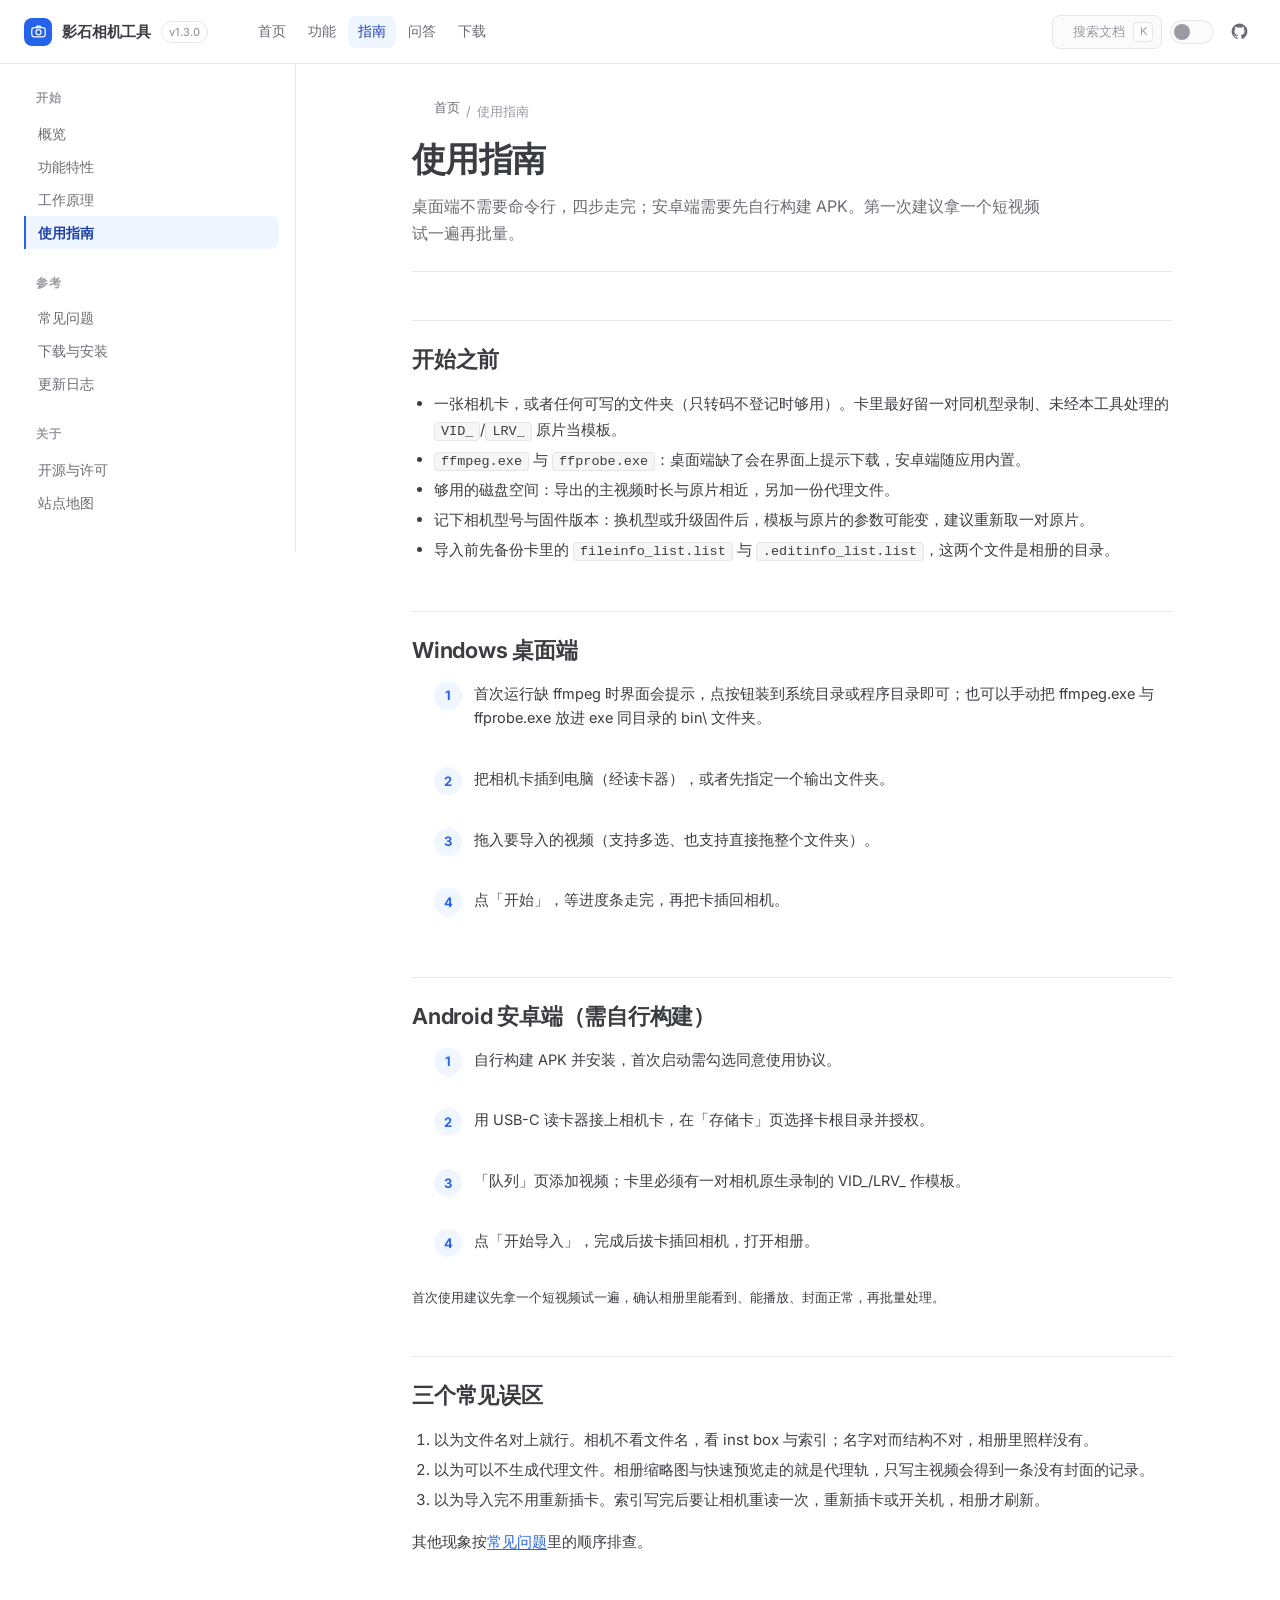
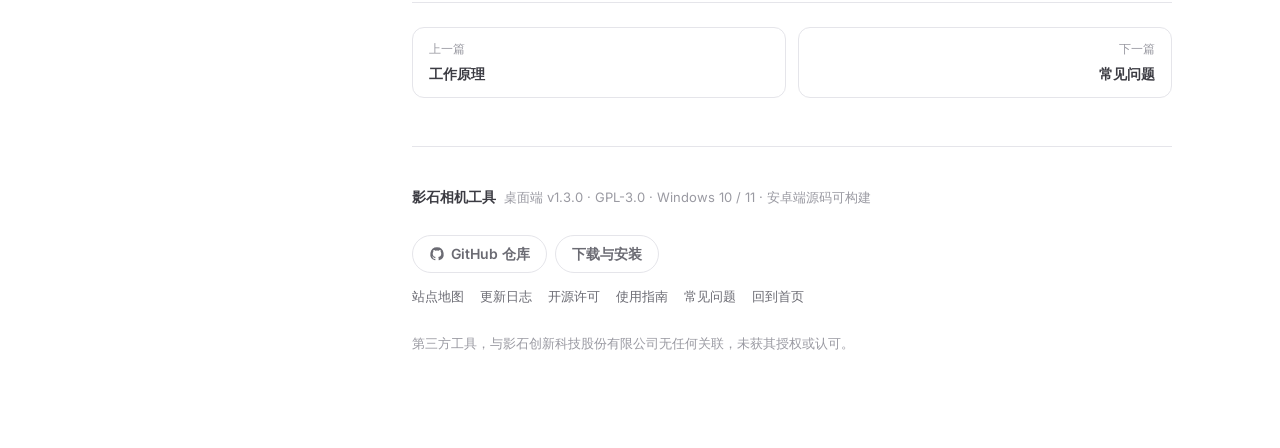
<file: guide/index.html>
<!doctype html>
<!--
  影石相机工具 · 使用指南
  ------------------------------------------------------------------
  部署：GitHub 仓库 Settings → Pages → Source = Deploy from a branch
        → Branch = main，Folder = / (root)
  依赖：零构建步骤。页面是静态 HTML + style.css，字体走 Google Fonts（Inter）。
  改色 / 改圆角：只改 style.css 第 1 节令牌。
-->
<html lang="zh-CN">
  <head>
    <meta charset="utf-8" />
    <meta name="viewport" content="width=device-width, initial-scale=1" />
    <meta name="google-site-verification" content="Z1_5-kb9bWtHmbRLohl3fSZsMe-5Ndwo5JdBoWjXVhI" />
    <meta name="msvalidate.01" content="04A099263FCA8257EDD252806D30A4AA" />
    <meta name="robots" content="index, follow, max-image-preview:large" />
    <title>使用指南：Windows 四步导入、安卓端构建后导入 | 影石相机工具</title>
    <meta name="description" content="影石相机工具的完整操作步骤：安装 ffmpeg、插卡、拖入视频、开始导入、插回相机验证相册；附开始前的准备清单与三个常见误区。" />
    <meta name="color-scheme" content="light" />
    <meta name="theme-color" content="#FFFFFF" />
    <script>(function(){try{var t=localStorage.getItem("instatools-theme");if(t!=="dark"&&t!=="light"){t=(window.matchMedia&&window.matchMedia("(prefers-color-scheme: dark)").matches)?"dark":"light";}document.documentElement.setAttribute("data-theme",t);}catch(e){}})();</script>
    <link rel="icon" href="../assets/favicon.svg" type="image/svg+xml" />
    <link rel="apple-touch-icon" href="../assets/apple-touch-icon.png" />
    <link rel="canonical" href="https://duofreedom.github.io/Insta-camera-tools/guide/" />
    <link rel="sitemap" type="application/xml" href="../sitemap.xml" />
    <meta property="og:type" content="website" />
    <meta property="og:site_name" content="影石相机工具" />
    <meta property="og:locale" content="zh_CN" />
    <meta property="og:title" content="使用指南 · 影石相机工具" />
    <meta property="og:description" content="桌面端四步上手，安卓端构建后导入；附准备清单与常见误区。" />
    <meta property="og:url" content="https://duofreedom.github.io/Insta-camera-tools/guide/" />
    <meta property="og:image" content="https://duofreedom.github.io/Insta-camera-tools/assets/og-cover.png" />
    <meta property="og:image:width" content="1200" />
    <meta property="og:image:height" content="630" />
    <meta property="og:image:alt" content="影石相机工具 instatools：把普通视频变成影石相机能认的原生素材" />
    <meta name="twitter:card" content="summary_large_image" />
    <meta name="twitter:title" content="使用指南 · 影石相机工具" />
    <meta name="twitter:description" content="桌面端四步上手，安卓端构建后导入；附准备清单与常见误区。" />
    <meta name="twitter:image" content="https://duofreedom.github.io/Insta-camera-tools/assets/og-cover.png" />
    <link rel="preconnect" href="https://fonts.googleapis.com" />
    <link rel="preconnect" href="https://fonts.gstatic.com" crossorigin />
    <link
      href="https://fonts.googleapis.com/css2?family=Inter:wght@400;500;600;700&display=swap"
      rel="stylesheet"
    />
    <link rel="stylesheet" href="../style.css" />
    <script type="application/ld+json">
      {
        "@context": "https://schema.org",
        "@graph": [
          {
            "@type": "BreadcrumbList",
            "itemListElement": [
              {
                "@type": "ListItem",
                "position": 1,
                "name": "首页",
                "item": "https://duofreedom.github.io/Insta-camera-tools/"
              },
              {
                "@type": "ListItem",
                "position": 2,
                "name": "使用指南",
                "item": "https://duofreedom.github.io/Insta-camera-tools/guide/"
              }
            ]
          },
          {
            "@type": "WebPage",
            "name": "使用指南",
            "url": "https://duofreedom.github.io/Insta-camera-tools/guide/",
            "description": "桌面端与安卓端的操作步骤",
            "inLanguage": "zh-CN",
            "isPartOf": {
              "@type": "WebSite",
              "name": "影石相机工具",
              "url": "https://duofreedom.github.io/Insta-camera-tools/"
            }
          }
        ]
      }
    </script>
  </head>
  <body id="top">
  <a class="skip-link" href="#main">跳到正文</a>
  <header class="vp-nav">
    <div class="vp-nav__inner">
      <a class="vp-nav__brand" href="../" aria-label="影石相机工具，回到首页">
        <span class="vp-nav__mark"><svg viewBox="0 0 24 24" fill="none" stroke="currentColor" stroke-width="1.7" stroke-linecap="round" stroke-linejoin="round" aria-hidden="true" focusable="false"><rect x="2.5" y="6.5" width="19" height="13" rx="3.5" /><path d="M8.5 6.5l1.2-2.2h4.6l1.2 2.2" /><circle cx="12" cy="13" r="3.6" /></svg></span>
        <span class="vp-nav__title">影石相机工具</span>
        <span class="vp-nav__badge">v1.3.0</span>
      </a>
      <nav class="vp-nav__menus" aria-label="主导航">
      <a class="vp-menu__link" href="../">首页</a>
      <a class="vp-menu__link" href="../features/">功能</a>
      <a class="vp-menu__link" href="../guide/" aria-current="page">指南</a>
      <a class="vp-menu__link" href="../faq/">问答</a>
      <a class="vp-menu__link" href="../download/">下载</a>
      </nav>
      <div class="vp-nav__actions">
        <button class="vp-search" type="button" aria-label="搜索文档">
          <svg viewBox="0 0 24 24" fill="none" stroke="currentColor" stroke-width="1.8" stroke-linecap="round" aria-hidden="true" focusable="false"><circle cx="11" cy="11" r="6.5" /><path d="M16 16l4.5 4.5" /></svg><span class="vp-search__label">搜索文档</span><span class="vp-search__key">K</span>
        </button>
        <button class="vp-appearance" type="button" role="switch" aria-checked="false" aria-label="深色模式">
          <span class="vp-appearance__track"><span class="vp-appearance__thumb"></span></span>
        </button>
        <a class="vp-social" href="https://github.com/DUOFreedom/Insta-camera-tools" target="_blank" rel="noopener noreferrer" aria-label="GitHub 仓库（新标签页打开）"><svg viewBox="0 0 24 24" fill="currentColor" aria-hidden="true" focusable="false"><path d="M12 2a10 10 0 0 0-3.16 19.49c.5.09.68-.22.68-.48l-.01-1.7c-2.78.6-3.37-1.34-3.37-1.34-.45-1.16-1.11-1.47-1.11-1.47-.91-.62.07-.61.07-.61 1 .07 1.53 1.03 1.53 1.03.89 1.53 2.34 1.09 2.91.83.09-.65.35-1.09.63-1.34-2.22-.25-4.56-1.11-4.56-4.95 0-1.09.39-1.98 1.03-2.68-.1-.25-.45-1.27.1-2.65 0 0 .84-.27 2.75 1.02a9.5 9.5 0 0 1 5 0c1.91-1.29 2.75-1.02 2.75-1.02.55 1.38.2 2.4.1 2.65.64.7 1.03 1.59 1.03 2.68 0 3.85-2.35 4.7-4.57 4.94.36.31.68.92.68 1.86l-.01 2.75c0 .27.18.58.69.48A10 10 0 0 0 12 2z" /></svg></a>
        <button class="vp-hamburger" type="button" aria-expanded="false" aria-controls="vp-drawer" aria-label="打开导航菜单">
          <span></span><span></span><span></span>
        </button>
      </div>
    </div>
  </header>
  <div class="vp-layout">
  <aside class="vp-sidebar" aria-label="文档目录">
    <div class="vp-sidebar__group">
      <p class="vp-sidebar__title">开始</p>
      <ul class="vp-sidebar__list">
        <li><a class="vp-sidebar__link" href="../">概览</a></li>
        <li><a class="vp-sidebar__link" href="../features/">功能特性</a></li>
        <li><a class="vp-sidebar__link" href="../how-it-works/">工作原理</a></li>
        <li><a class="vp-sidebar__link" href="../guide/" aria-current="page">使用指南</a></li>
      </ul>
    </div>
    <div class="vp-sidebar__group">
      <p class="vp-sidebar__title">参考</p>
      <ul class="vp-sidebar__list">
        <li><a class="vp-sidebar__link" href="../faq/">常见问题</a></li>
        <li><a class="vp-sidebar__link" href="../download/">下载与安装</a></li>
        <li><a class="vp-sidebar__link" href="../changelog/">更新日志</a></li>
      </ul>
    </div>
    <div class="vp-sidebar__group">
      <p class="vp-sidebar__title">关于</p>
      <ul class="vp-sidebar__list">
        <li><a class="vp-sidebar__link" href="../licenses/">开源与许可</a></li>
        <li><a class="vp-sidebar__link" href="../sitemap/">站点地图</a></li>
      </ul>
    </div>
  </aside>
  <div class="vp-content">
    <main id="main" class="vp-doc">
      <div class="page-head">
            <div class="container">
              <nav class="crumbs" aria-label="面包屑导航">
                <ol class="crumbs__list">
                  <li class="crumbs__item"><a class="crumbs__link" href="../">首页</a></li>
                  <li class="crumbs__item" aria-current="page">使用指南</li>
                </ol>
              </nav>
              <h1 class="page-head__title" id="page-title">使用指南</h1>
              <p class="page-head__lead">桌面端不需要命令行，四步走完；安卓端需要先自行构建 APK。第一次建议拿一个短视频试一遍再批量。</p>
            </div>
          </div>


            <section class="section section--alt" id="quickstart">
              <div class="container">

                <h2 class="subhead" id="开始之前">开始之前</h2>
              <div class="prose">
                <ul>
                  <li>一张相机卡，或者任何可写的文件夹（只转码不登记时够用）。卡里最好留一对同机型录制、未经本工具处理的
                    <code class="code code--inline">VID_</code>/<code class="code code--inline">LRV_</code> 原片当模板。</li>
                  <li><code class="code code--inline">ffmpeg.exe</code> 与 <code class="code code--inline">ffprobe.exe</code>：桌面端缺了会在界面上提示下载，安卓端随应用内置。</li>
                  <li>够用的磁盘空间：导出的主视频时长与原片相近，另加一份代理文件。</li>
                  <li>记下相机型号与固件版本：换机型或升级固件后，模板与原片的参数可能变，建议重新取一对原片。</li>
                  <li>导入前先备份卡里的 <code class="code code--inline">fileinfo_list.list</code> 与
                    <code class="code code--inline">.editinfo_list.list</code>，这两个文件是相册的目录。</li>
                </ul>
              </div>

              <h2 class="subhead" id="windows-桌面端">Windows 桌面端</h2>
                <ol class="steps">
                  <li class="steps__item">
                    <span class="steps__num" aria-hidden="true">1</span>
                    <p class="steps__text">首次运行缺 ffmpeg 时界面会提示，点按钮装到系统目录或程序目录即可；也可以手动把 ffmpeg.exe 与 ffprobe.exe 放进 exe 同目录的 bin\ 文件夹。</p>
                  </li>
                  <li class="steps__item">
                    <span class="steps__num" aria-hidden="true">2</span>
                    <p class="steps__text">把相机卡插到电脑（经读卡器），或者先指定一个输出文件夹。</p>
                  </li>
                  <li class="steps__item">
                    <span class="steps__num" aria-hidden="true">3</span>
                    <p class="steps__text">拖入要导入的视频（支持多选、也支持直接拖整个文件夹）。</p>
                  </li>
                  <li class="steps__item">
                    <span class="steps__num" aria-hidden="true">4</span>
                    <p class="steps__text">点「开始」，等进度条走完，再把卡插回相机。</p>
                  </li>
                </ol>

                <h2 class="subhead" id="android-安卓端需自行构建">Android 安卓端（需自行构建）</h2>
                <ol class="steps">
                  <li class="steps__item">
                    <span class="steps__num" aria-hidden="true">1</span>
                    <p class="steps__text">自行构建 APK 并安装，首次启动需勾选同意使用协议。</p>
                  </li>
                  <li class="steps__item">
                    <span class="steps__num" aria-hidden="true">2</span>
                    <p class="steps__text">用 USB-C 读卡器接上相机卡，在「存储卡」页选择卡根目录并授权。</p>
                  </li>
                  <li class="steps__item">
                    <span class="steps__num" aria-hidden="true">3</span>
                    <p class="steps__text">「队列」页添加视频；卡里必须有一对相机原生录制的 VID_/LRV_ 作模板。</p>
                  </li>
                  <li class="steps__item">
                    <span class="steps__num" aria-hidden="true">4</span>
                    <p class="steps__text">点「开始导入」，完成后拔卡插回相机，打开相册。</p>
                  </li>
                </ol>

                <p class="steps__note">
                  首次使用建议先拿一个短视频试一遍，确认相册里能看到、能播放、封面正常，再批量处理。
                </p>
              </div>
      <div class="container mt-32">        <h2 class="subhead" id="三个常见误区">三个常见误区</h2>
              <div class="prose">
                <ol>
                  <li>以为文件名对上就行。相机不看文件名，看 inst box 与索引；名字对而结构不对，相册里照样没有。</li>
                  <li>以为可以不生成代理文件。相册缩略图与快速预览走的就是代理轨，只写主视频会得到一条没有封面的记录。</li>
                  <li>以为导入完不用重新插卡。索引写完后要让相机重读一次，重新插卡或开关机，相册才刷新。</li>
                </ol>
                <p>其他现象按<a class="link" href="../faq/">常见问题</a>里的顺序排查。</p>
              </div>
      </div>
            </section>
    </main>
    <nav class="vp-pager" aria-label="上下页导航">
      <a class="vp-pager__link" href="../how-it-works/">
        <span class="vp-pager__label">上一篇</span>
        <span class="vp-pager__title">工作原理</span>
      </a>
      <a class="vp-pager__link vp-pager__link--next" href="../faq/">
        <span class="vp-pager__label">下一篇</span>
        <span class="vp-pager__title">常见问题</span>
      </a>
    </nav>
    <footer class="vp-footer">
      <div class="footer__inner">
        <div class="footer__brand">
          <p class="footer__name">影石相机工具</p>
          <p class="footer__meta">桌面端 v1.3.0 · GPL-3.0 · Windows 10 / 11 · 安卓端源码可构建</p>
        </div>
        <div class="footer__links">
          <a class="btn btn--ghost" href="https://github.com/DUOFreedom/Insta-camera-tools" target="_blank" rel="noopener noreferrer"><svg class="btn__icon" viewBox="0 0 24 24" fill="currentColor" aria-hidden="true" focusable="false"><path d="M12 2a10 10 0 0 0-3.16 19.49c.5.09.68-.22.68-.48l-.01-1.7c-2.78.6-3.37-1.34-3.37-1.34-.45-1.16-1.11-1.47-1.11-1.47-.91-.62.07-.61.07-.61 1 .07 1.53 1.03 1.53 1.03.89 1.53 2.34 1.09 2.91.83.09-.65.35-1.09.63-1.34-2.22-.25-4.56-1.11-4.56-4.95 0-1.09.39-1.98 1.03-2.68-.1-.25-.45-1.27.1-2.65 0 0 .84-.27 2.75 1.02a9.5 9.5 0 0 1 5 0c1.91-1.29 2.75-1.02 2.75-1.02.55 1.38.2 2.4.1 2.65.64.7 1.03 1.59 1.03 2.68 0 3.85-2.35 4.7-4.57 4.94.36.31.68.92.68 1.86l-.01 2.75c0 .27.18.58.69.48A10 10 0 0 0 12 2z" /></svg>GitHub 仓库</a>
          <a class="btn btn--ghost" href="../download/">下载与安装</a>
        </div>
        <nav class="footer__nav" aria-label="页脚导航">
          <a class="footer__link" href="../sitemap/">站点地图</a>
          <a class="footer__link" href="../changelog/">更新日志</a>
          <a class="footer__link" href="../licenses/">开源许可</a>
          <a class="footer__link" href="../guide/">使用指南</a>
          <a class="footer__link" href="../faq/">常见问题</a>
          <a class="footer__link" href="../">回到首页</a>
        </nav>
        <p class="footer__note">第三方工具，与影石创新科技股份有限公司无任何关联，未获其授权或认可。</p>
      </div>
    </footer>
  </div>
  <aside class="vp-aside" aria-label="本页目录">
    <nav class="vp-toc">
      <p class="vp-toc__title">本页目录</p>
      <ul class="vp-toc__list"></ul>
    </nav>
  </aside>
  </div>
  <aside class="vp-drawer" id="vp-drawer" aria-label="导航菜单">
      <p class="vp-sidebar__title">开始</p>
      <a class="vp-sidebar__link" href="../">概览</a>
      <a class="vp-sidebar__link" href="../features/">功能特性</a>
      <a class="vp-sidebar__link" href="../how-it-works/">工作原理</a>
      <a class="vp-sidebar__link" href="../guide/" aria-current="page">使用指南</a>
      <p class="vp-sidebar__title">参考</p>
      <a class="vp-sidebar__link" href="../faq/">常见问题</a>
      <a class="vp-sidebar__link" href="../download/">下载与安装</a>
      <a class="vp-sidebar__link" href="../changelog/">更新日志</a>
      <p class="vp-sidebar__title">关于</p>
      <a class="vp-sidebar__link" href="../licenses/">开源与许可</a>
      <a class="vp-sidebar__link" href="../sitemap/">站点地图</a>
  </aside>
  <dialog class="vp-search-modal" aria-label="搜索文档">
    <div class="vp-search__panel">
      <div class="vp-search__field">
        <svg viewBox="0 0 24 24" fill="none" stroke="currentColor" stroke-width="1.8" stroke-linecap="round" aria-hidden="true" focusable="false"><circle cx="11" cy="11" r="6.5" /><path d="M16 16l4.5 4.5" /></svg>
        <input type="search" placeholder="搜索标题与小节名，例如 GOP、索引、ffmpeg" aria-label="搜索关键词" autocomplete="off" />
      </div>
      <div class="vp-search__results"></div>
    </div>
  </dialog>
  <script src="../assets/app.js" data-search-index="../assets/search-index.json" defer></script>
</body>
</html>
</file>
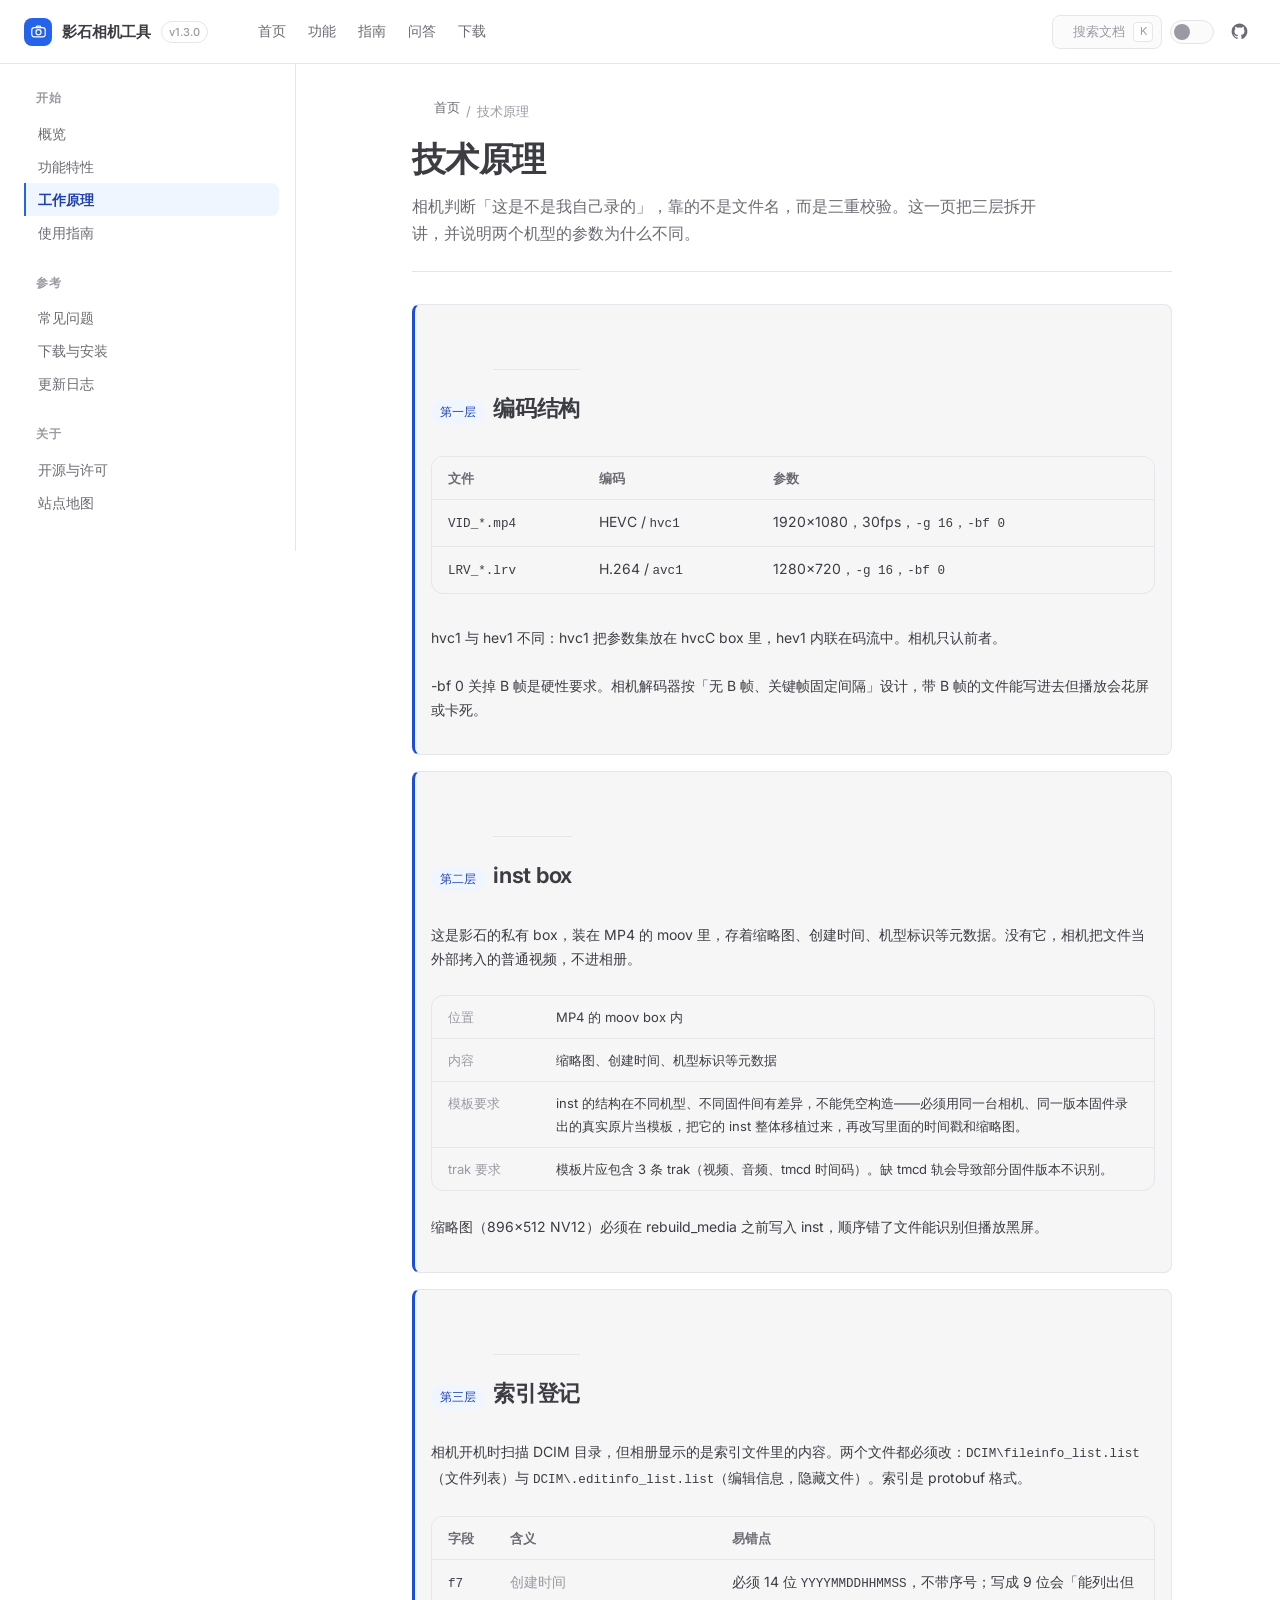
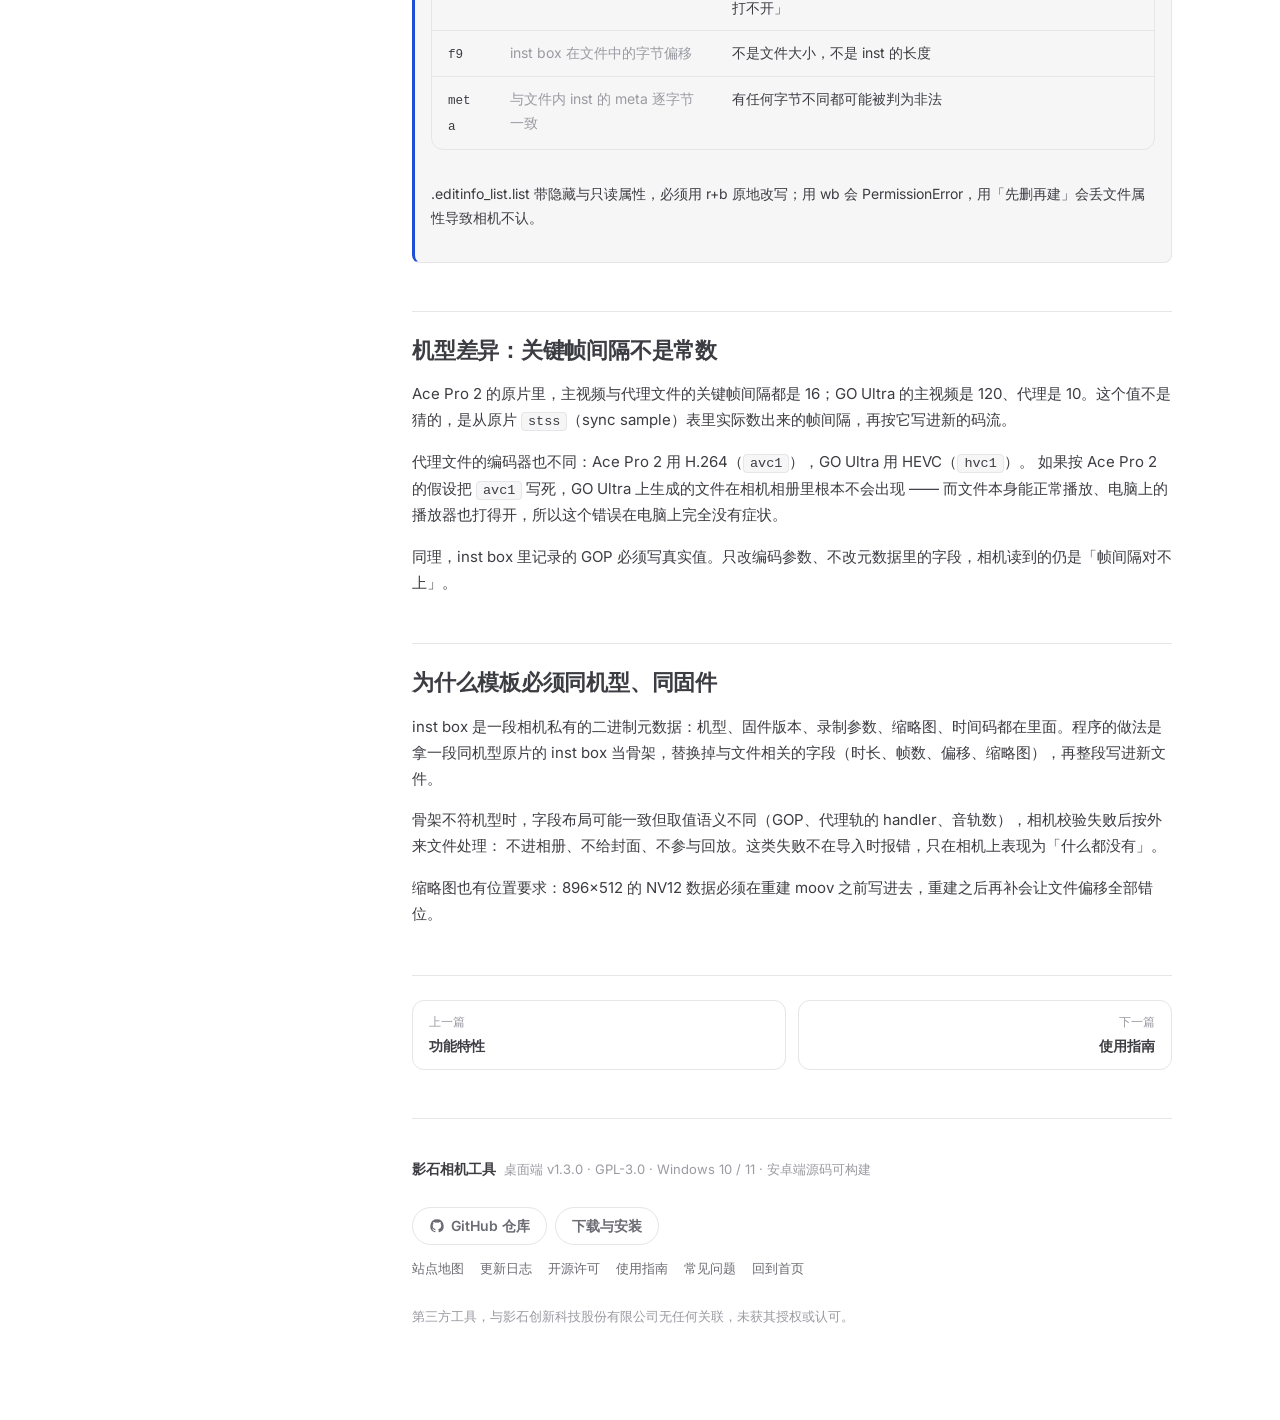
<file: how-it-works/index.html>
<!doctype html>
<!--
  影石相机工具 · 技术原理
  ------------------------------------------------------------------
  部署：GitHub 仓库 Settings → Pages → Source = Deploy from a branch
        → Branch = main，Folder = / (root)
  依赖：零构建步骤。页面是静态 HTML + style.css，字体走 Google Fonts（Inter）。
  改色 / 改圆角：只改 style.css 第 1 节令牌。
-->
<html lang="zh-CN">
  <head>
    <meta charset="utf-8" />
    <meta name="viewport" content="width=device-width, initial-scale=1" />
    <meta name="google-site-verification" content="Z1_5-kb9bWtHmbRLohl3fSZsMe-5Ndwo5JdBoWjXVhI" />
    <meta name="msvalidate.01" content="04A099263FCA8257EDD252806D30A4AA" />
    <meta name="robots" content="index, follow, max-image-preview:large" />
    <title>技术原理：编码结构、inst box 与索引登记 | 影石相机工具</title>
    <meta name="description" content="相机凭什么认一个文件：HEVC hvc1 编码结构、inst box 元数据骨架、fileinfo_list 与 .editinfo_list 索引登记；附 Ace Pro 2 与 GO Ultra 的 GOP、代理编码差异。" />
    <meta name="color-scheme" content="light" />
    <meta name="theme-color" content="#FFFFFF" />
    <script>(function(){try{var t=localStorage.getItem("instatools-theme");if(t!=="dark"&&t!=="light"){t=(window.matchMedia&&window.matchMedia("(prefers-color-scheme: dark)").matches)?"dark":"light";}document.documentElement.setAttribute("data-theme",t);}catch(e){}})();</script>
    <link rel="icon" href="../assets/favicon.svg" type="image/svg+xml" />
    <link rel="apple-touch-icon" href="../assets/apple-touch-icon.png" />
    <link rel="canonical" href="https://duofreedom.github.io/Insta-camera-tools/how-it-works/" />
    <link rel="sitemap" type="application/xml" href="../sitemap.xml" />
    <meta property="og:type" content="website" />
    <meta property="og:site_name" content="影石相机工具" />
    <meta property="og:locale" content="zh_CN" />
    <meta property="og:title" content="技术原理 · 影石相机工具" />
    <meta property="og:description" content="三重校验：编码结构、inst box、索引登记。少一层相机就不认。" />
    <meta property="og:url" content="https://duofreedom.github.io/Insta-camera-tools/how-it-works/" />
    <meta property="og:image" content="https://duofreedom.github.io/Insta-camera-tools/assets/og-cover.png" />
    <meta property="og:image:width" content="1200" />
    <meta property="og:image:height" content="630" />
    <meta property="og:image:alt" content="影石相机工具 instatools：把普通视频变成影石相机能认的原生素材" />
    <meta name="twitter:card" content="summary_large_image" />
    <meta name="twitter:title" content="技术原理 · 影石相机工具" />
    <meta name="twitter:description" content="三重校验：编码结构、inst box、索引登记。少一层相机就不认。" />
    <meta name="twitter:image" content="https://duofreedom.github.io/Insta-camera-tools/assets/og-cover.png" />
    <link rel="preconnect" href="https://fonts.googleapis.com" />
    <link rel="preconnect" href="https://fonts.gstatic.com" crossorigin />
    <link
      href="https://fonts.googleapis.com/css2?family=Inter:wght@400;500;600;700&display=swap"
      rel="stylesheet"
    />
    <link rel="stylesheet" href="../style.css" />
    <script type="application/ld+json">
      {
        "@context": "https://schema.org",
        "@graph": [
          {
            "@type": "BreadcrumbList",
            "itemListElement": [
              {
                "@type": "ListItem",
                "position": 1,
                "name": "首页",
                "item": "https://duofreedom.github.io/Insta-camera-tools/"
              },
              {
                "@type": "ListItem",
                "position": 2,
                "name": "技术原理",
                "item": "https://duofreedom.github.io/Insta-camera-tools/how-it-works/"
              }
            ]
          },
          {
            "@type": "WebPage",
            "name": "技术原理",
            "url": "https://duofreedom.github.io/Insta-camera-tools/how-it-works/",
            "description": "编码结构、inst box 与索引登记",
            "inLanguage": "zh-CN",
            "isPartOf": {
              "@type": "WebSite",
              "name": "影石相机工具",
              "url": "https://duofreedom.github.io/Insta-camera-tools/"
            }
          }
        ]
      }
    </script>
  </head>
  <body id="top">
  <a class="skip-link" href="#main">跳到正文</a>
  <header class="vp-nav">
    <div class="vp-nav__inner">
      <a class="vp-nav__brand" href="../" aria-label="影石相机工具，回到首页">
        <span class="vp-nav__mark"><svg viewBox="0 0 24 24" fill="none" stroke="currentColor" stroke-width="1.7" stroke-linecap="round" stroke-linejoin="round" aria-hidden="true" focusable="false"><rect x="2.5" y="6.5" width="19" height="13" rx="3.5" /><path d="M8.5 6.5l1.2-2.2h4.6l1.2 2.2" /><circle cx="12" cy="13" r="3.6" /></svg></span>
        <span class="vp-nav__title">影石相机工具</span>
        <span class="vp-nav__badge">v1.3.0</span>
      </a>
      <nav class="vp-nav__menus" aria-label="主导航">
      <a class="vp-menu__link" href="../">首页</a>
      <a class="vp-menu__link" href="../features/">功能</a>
      <a class="vp-menu__link" href="../guide/">指南</a>
      <a class="vp-menu__link" href="../faq/">问答</a>
      <a class="vp-menu__link" href="../download/">下载</a>
      </nav>
      <div class="vp-nav__actions">
        <button class="vp-search" type="button" aria-label="搜索文档">
          <svg viewBox="0 0 24 24" fill="none" stroke="currentColor" stroke-width="1.8" stroke-linecap="round" aria-hidden="true" focusable="false"><circle cx="11" cy="11" r="6.5" /><path d="M16 16l4.5 4.5" /></svg><span class="vp-search__label">搜索文档</span><span class="vp-search__key">K</span>
        </button>
        <button class="vp-appearance" type="button" role="switch" aria-checked="false" aria-label="深色模式">
          <span class="vp-appearance__track"><span class="vp-appearance__thumb"></span></span>
        </button>
        <a class="vp-social" href="https://github.com/DUOFreedom/Insta-camera-tools" target="_blank" rel="noopener noreferrer" aria-label="GitHub 仓库（新标签页打开）"><svg viewBox="0 0 24 24" fill="currentColor" aria-hidden="true" focusable="false"><path d="M12 2a10 10 0 0 0-3.16 19.49c.5.09.68-.22.68-.48l-.01-1.7c-2.78.6-3.37-1.34-3.37-1.34-.45-1.16-1.11-1.47-1.11-1.47-.91-.62.07-.61.07-.61 1 .07 1.53 1.03 1.53 1.03.89 1.53 2.34 1.09 2.91.83.09-.65.35-1.09.63-1.34-2.22-.25-4.56-1.11-4.56-4.95 0-1.09.39-1.98 1.03-2.68-.1-.25-.45-1.27.1-2.65 0 0 .84-.27 2.75 1.02a9.5 9.5 0 0 1 5 0c1.91-1.29 2.75-1.02 2.75-1.02.55 1.38.2 2.4.1 2.65.64.7 1.03 1.59 1.03 2.68 0 3.85-2.35 4.7-4.57 4.94.36.31.68.92.68 1.86l-.01 2.75c0 .27.18.58.69.48A10 10 0 0 0 12 2z" /></svg></a>
        <button class="vp-hamburger" type="button" aria-expanded="false" aria-controls="vp-drawer" aria-label="打开导航菜单">
          <span></span><span></span><span></span>
        </button>
      </div>
    </div>
  </header>
  <div class="vp-layout">
  <aside class="vp-sidebar" aria-label="文档目录">
    <div class="vp-sidebar__group">
      <p class="vp-sidebar__title">开始</p>
      <ul class="vp-sidebar__list">
        <li><a class="vp-sidebar__link" href="../">概览</a></li>
        <li><a class="vp-sidebar__link" href="../features/">功能特性</a></li>
        <li><a class="vp-sidebar__link" href="../how-it-works/" aria-current="page">工作原理</a></li>
        <li><a class="vp-sidebar__link" href="../guide/">使用指南</a></li>
      </ul>
    </div>
    <div class="vp-sidebar__group">
      <p class="vp-sidebar__title">参考</p>
      <ul class="vp-sidebar__list">
        <li><a class="vp-sidebar__link" href="../faq/">常见问题</a></li>
        <li><a class="vp-sidebar__link" href="../download/">下载与安装</a></li>
        <li><a class="vp-sidebar__link" href="../changelog/">更新日志</a></li>
      </ul>
    </div>
    <div class="vp-sidebar__group">
      <p class="vp-sidebar__title">关于</p>
      <ul class="vp-sidebar__list">
        <li><a class="vp-sidebar__link" href="../licenses/">开源与许可</a></li>
        <li><a class="vp-sidebar__link" href="../sitemap/">站点地图</a></li>
      </ul>
    </div>
  </aside>
  <div class="vp-content">
    <main id="main" class="vp-doc">
      <div class="page-head">
            <div class="container">
              <nav class="crumbs" aria-label="面包屑导航">
                <ol class="crumbs__list">
                  <li class="crumbs__item"><a class="crumbs__link" href="../">首页</a></li>
                  <li class="crumbs__item" aria-current="page">技术原理</li>
                </ol>
              </nav>
              <h1 class="page-head__title" id="page-title">技术原理</h1>
              <p class="page-head__lead">相机判断「这是不是我自己录的」，靠的不是文件名，而是三重校验。这一页把三层拆开讲，并说明两个机型的参数为什么不同。</p>
            </div>
          </div>


            <section class="section section--alt" id="tech">
              <div class="container">

                <div class="layers">
                  <article class="card layer">
                    <div class="layer__head">
                      <span class="tag tag--soft">第一层</span>
                      <h2 class="layer__title" id="编码结构">编码结构</h2>
                    </div>
                    <div class="table-wrap">
                      <table class="table">
                        <caption class="sr-only">主视频与 LRV 代理文件的编码参数要求</caption>
                        <thead>
                          <tr>
                            <th scope="col">文件</th>
                            <th scope="col">编码</th>
                            <th scope="col">参数</th>
                          </tr>
                        </thead>
                        <tbody>
                          <tr>
                            <td><code>VID_*.mp4</code></td>
                            <td>HEVC / <code>hvc1</code></td>
                            <td>1920×1080，30fps，<code>-g 16</code>，<code>-bf 0</code></td>
                          </tr>
                          <tr>
                            <td><code>LRV_*.lrv</code></td>
                            <td>H.264 / <code>avc1</code></td>
                            <td>1280×720，<code>-g 16</code>，<code>-bf 0</code></td>
                          </tr>
                        </tbody>
                      </table>
                    </div>
                    <p class="layer__text">
                      hvc1 与 hev1 不同：hvc1 把参数集放在 hvcC box 里，hev1 内联在码流中。相机只认前者。
                    </p>
                    <p class="layer__text">
                      -bf 0 关掉 B 帧是硬性要求。相机解码器按「无 B 帧、关键帧固定间隔」设计，带 B 帧的文件能写进去但播放会花屏或卡死。
                    </p>
                  </article>

                  <article class="card layer">
                    <div class="layer__head">
                      <span class="tag tag--soft">第二层</span>
                      <h2 class="layer__title" id="inst-box">inst box</h2>
                    </div>
                    <p class="layer__text">
                      这是影石的私有 box，装在 MP4 的 moov 里，存着缩略图、创建时间、机型标识等元数据。没有它，相机把文件当外部拷入的普通视频，不进相册。
                    </p>
                    <dl class="dl">
                      <div class="dl__row">
                        <dt class="dl__key">位置</dt>
                        <dd class="dl__value">MP4 的 moov box 内</dd>
                      </div>
                      <div class="dl__row">
                        <dt class="dl__key">内容</dt>
                        <dd class="dl__value">缩略图、创建时间、机型标识等元数据</dd>
                      </div>
                      <div class="dl__row">
                        <dt class="dl__key">模板要求</dt>
                        <dd class="dl__value">
                          inst 的结构在不同机型、不同固件间有差异，不能凭空构造——必须用同一台相机、同一版本固件录出的真实原片当模板，把它的 inst 整体移植过来，再改写里面的时间戳和缩略图。
                        </dd>
                      </div>
                      <div class="dl__row">
                        <dt class="dl__key">trak 要求</dt>
                        <dd class="dl__value">
                          模板片应包含 3 条 trak（视频、音频、tmcd 时间码）。缺 tmcd 轨会导致部分固件版本不识别。
                        </dd>
                      </div>
                    </dl>
                    <p class="layer__text">
                      缩略图（896×512 NV12）必须在 rebuild_media 之前写入 inst，顺序错了文件能识别但播放黑屏。
                    </p>
                  </article>

                  <article class="card layer">
                    <div class="layer__head">
                      <span class="tag tag--soft">第三层</span>
                      <h2 class="layer__title" id="索引登记">索引登记</h2>
                    </div>
                    <p class="layer__text">
                      相机开机时扫描 DCIM 目录，但相册显示的是索引文件里的内容。两个文件都必须改：<code>DCIM\fileinfo_list.list</code>（文件列表）与 <code>DCIM\.editinfo_list.list</code>（编辑信息，隐藏文件）。索引是 protobuf 格式。
                    </p>
                    <div class="table-wrap">
                      <table class="table">
                        <caption class="sr-only">索引关键字段与易错点</caption>
                        <thead>
                          <tr>
                            <th scope="col">字段</th>
                            <th scope="col">含义</th>
                            <th scope="col">易错点</th>
                          </tr>
                        </thead>
                        <tbody>
                          <tr>
                            <td><code>f7</code></td>
                            <td class="table__muted">创建时间</td>
                            <td>必须 14 位 <code>YYYYMMDDHHMMSS</code>，不带序号；写成 9 位会「能列出但打不开」</td>
                          </tr>
                          <tr>
                            <td><code>f9</code></td>
                            <td class="table__muted">inst box 在文件中的字节偏移</td>
                            <td>不是文件大小，不是 inst 的长度</td>
                          </tr>
                          <tr>
                            <td><code>meta</code></td>
                            <td class="table__muted">与文件内 inst 的 meta 逐字节一致</td>
                            <td>有任何字节不同都可能被判为非法</td>
                          </tr>
                        </tbody>
                      </table>
                    </div>
                    <p class="layer__text">
                      .editinfo_list.list 带隐藏与只读属性，必须用 r+b 原地改写；用 wb 会 PermissionError，用「先删再建」会丢文件属性导致相机不认。
                    </p>
                  </article>
                </div>
              </div>
      <div class="container mt-32">
              <h2 class="subhead" id="机型差异关键帧间隔不是常数">机型差异：关键帧间隔不是常数</h2>
              <div class="prose">
                <p>
                  Ace Pro 2 的原片里，主视频与代理文件的关键帧间隔都是 16；GO Ultra 的主视频是 120、代理是 10。这个值不是猜的，是从原片
                  <code class="code code--inline">stss</code>（sync sample）表里实际数出来的帧间隔，再按它写进新的码流。
                </p>
                <p>
                  代理文件的编码器也不同：Ace Pro 2 用 H.264（<code class="code code--inline">avc1</code>），GO Ultra 用 HEVC（<code class="code code--inline">hvc1</code>）。
                  如果按 Ace Pro 2 的假设把 <code class="code code--inline">avc1</code> 写死，GO Ultra 上生成的文件在相机相册里根本不会出现 ——
                  而文件本身能正常播放、电脑上的播放器也打得开，所以这个错误在电脑上完全没有症状。
                </p>
                <p>
                  同理，inst box 里记录的 GOP 必须写真实值。只改编码参数、不改元数据里的字段，相机读到的仍是「帧间隔对不上」。
                </p>
              </div>

              <h2 class="subhead" id="为什么模板必须同机型同固件">为什么模板必须同机型、同固件</h2>
              <div class="prose">
                <p>
                  inst box 是一段相机私有的二进制元数据：机型、固件版本、录制参数、缩略图、时间码都在里面。程序的做法是拿一段同机型原片的 inst box
                  当骨架，替换掉与文件相关的字段（时长、帧数、偏移、缩略图），再整段写进新文件。
                </p>
                <p>
                  骨架不符机型时，字段布局可能一致但取值语义不同（GOP、代理轨的 handler、音轨数），相机校验失败后按外来文件处理：
                  不进相册、不给封面、不参与回放。这类失败不在导入时报错，只在相机上表现为「什么都没有」。
                </p>
                <p>
                  缩略图也有位置要求：896×512 的 NV12 数据必须在重建 moov 之前写进去，重建之后再补会让文件偏移全部错位。
                </p>
              </div>
      </div>
            </section>
    </main>
    <nav class="vp-pager" aria-label="上下页导航">
      <a class="vp-pager__link" href="../features/">
        <span class="vp-pager__label">上一篇</span>
        <span class="vp-pager__title">功能特性</span>
      </a>
      <a class="vp-pager__link vp-pager__link--next" href="../guide/">
        <span class="vp-pager__label">下一篇</span>
        <span class="vp-pager__title">使用指南</span>
      </a>
    </nav>
    <footer class="vp-footer">
      <div class="footer__inner">
        <div class="footer__brand">
          <p class="footer__name">影石相机工具</p>
          <p class="footer__meta">桌面端 v1.3.0 · GPL-3.0 · Windows 10 / 11 · 安卓端源码可构建</p>
        </div>
        <div class="footer__links">
          <a class="btn btn--ghost" href="https://github.com/DUOFreedom/Insta-camera-tools" target="_blank" rel="noopener noreferrer"><svg class="btn__icon" viewBox="0 0 24 24" fill="currentColor" aria-hidden="true" focusable="false"><path d="M12 2a10 10 0 0 0-3.16 19.49c.5.09.68-.22.68-.48l-.01-1.7c-2.78.6-3.37-1.34-3.37-1.34-.45-1.16-1.11-1.47-1.11-1.47-.91-.62.07-.61.07-.61 1 .07 1.53 1.03 1.53 1.03.89 1.53 2.34 1.09 2.91.83.09-.65.35-1.09.63-1.34-2.22-.25-4.56-1.11-4.56-4.95 0-1.09.39-1.98 1.03-2.68-.1-.25-.45-1.27.1-2.65 0 0 .84-.27 2.75 1.02a9.5 9.5 0 0 1 5 0c1.91-1.29 2.75-1.02 2.75-1.02.55 1.38.2 2.4.1 2.65.64.7 1.03 1.59 1.03 2.68 0 3.85-2.35 4.7-4.57 4.94.36.31.68.92.68 1.86l-.01 2.75c0 .27.18.58.69.48A10 10 0 0 0 12 2z" /></svg>GitHub 仓库</a>
          <a class="btn btn--ghost" href="../download/">下载与安装</a>
        </div>
        <nav class="footer__nav" aria-label="页脚导航">
          <a class="footer__link" href="../sitemap/">站点地图</a>
          <a class="footer__link" href="../changelog/">更新日志</a>
          <a class="footer__link" href="../licenses/">开源许可</a>
          <a class="footer__link" href="../guide/">使用指南</a>
          <a class="footer__link" href="../faq/">常见问题</a>
          <a class="footer__link" href="../">回到首页</a>
        </nav>
        <p class="footer__note">第三方工具，与影石创新科技股份有限公司无任何关联，未获其授权或认可。</p>
      </div>
    </footer>
  </div>
  <aside class="vp-aside" aria-label="本页目录">
    <nav class="vp-toc">
      <p class="vp-toc__title">本页目录</p>
      <ul class="vp-toc__list"></ul>
    </nav>
  </aside>
  </div>
  <aside class="vp-drawer" id="vp-drawer" aria-label="导航菜单">
      <p class="vp-sidebar__title">开始</p>
      <a class="vp-sidebar__link" href="../">概览</a>
      <a class="vp-sidebar__link" href="../features/">功能特性</a>
      <a class="vp-sidebar__link" href="../how-it-works/" aria-current="page">工作原理</a>
      <a class="vp-sidebar__link" href="../guide/">使用指南</a>
      <p class="vp-sidebar__title">参考</p>
      <a class="vp-sidebar__link" href="../faq/">常见问题</a>
      <a class="vp-sidebar__link" href="../download/">下载与安装</a>
      <a class="vp-sidebar__link" href="../changelog/">更新日志</a>
      <p class="vp-sidebar__title">关于</p>
      <a class="vp-sidebar__link" href="../licenses/">开源与许可</a>
      <a class="vp-sidebar__link" href="../sitemap/">站点地图</a>
  </aside>
  <dialog class="vp-search-modal" aria-label="搜索文档">
    <div class="vp-search__panel">
      <div class="vp-search__field">
        <svg viewBox="0 0 24 24" fill="none" stroke="currentColor" stroke-width="1.8" stroke-linecap="round" aria-hidden="true" focusable="false"><circle cx="11" cy="11" r="6.5" /><path d="M16 16l4.5 4.5" /></svg>
        <input type="search" placeholder="搜索标题与小节名，例如 GOP、索引、ffmpeg" aria-label="搜索关键词" autocomplete="off" />
      </div>
      <div class="vp-search__results"></div>
    </div>
  </dialog>
  <script src="../assets/app.js" data-search-index="../assets/search-index.json" defer></script>
</body>
</html>
</file>
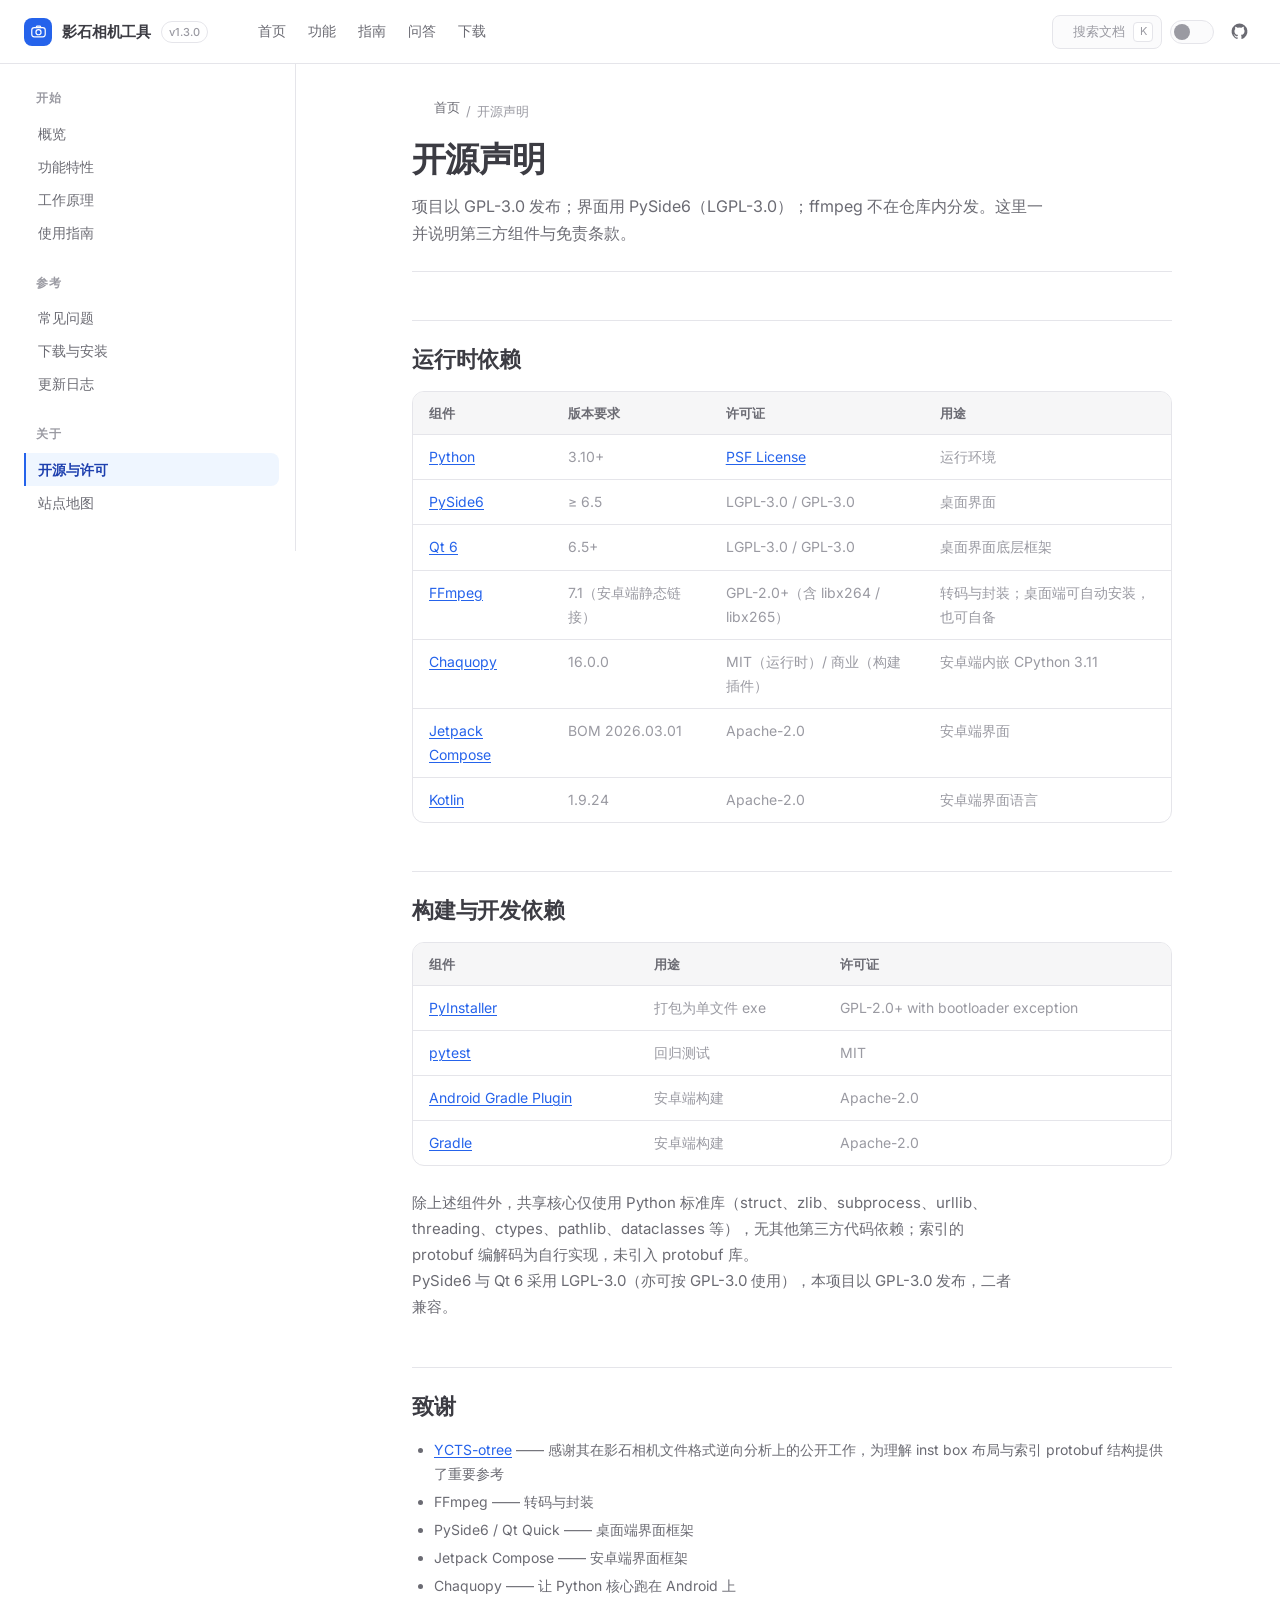
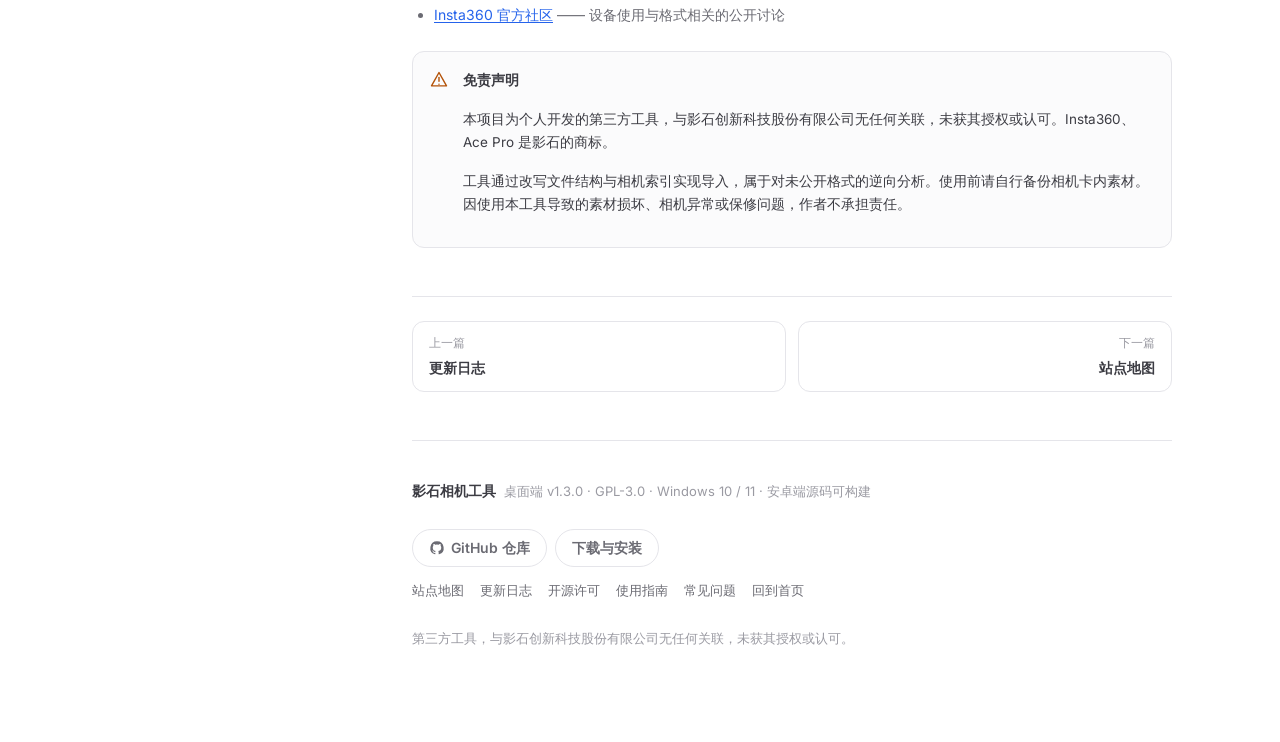
<file: licenses/index.html>
<!doctype html>
<!--
  影石相机工具 · 开源声明与第三方许可
  ------------------------------------------------------------------
  部署：GitHub 仓库 Settings → Pages → Source = Deploy from a branch
        → Branch = main，Folder = / (root)
  依赖：零构建步骤。页面是静态 HTML + style.css，字体走 Google Fonts（Inter）。
  改色 / 改圆角：只改 style.css 第 1 节令牌。
-->
<html lang="zh-CN">
  <head>
    <meta charset="utf-8" />
    <meta name="viewport" content="width=device-width, initial-scale=1" />
    <meta name="google-site-verification" content="Z1_5-kb9bWtHmbRLohl3fSZsMe-5Ndwo5JdBoWjXVhI" />
    <meta name="msvalidate.01" content="04A099263FCA8257EDD252806D30A4AA" />
    <meta name="robots" content="index, follow, max-image-preview:large" />
    <title>开源声明与第三方许可 · GPL-3.0 | 影石相机工具</title>
    <meta name="description" content="影石相机工具的许可证与依赖：项目自身 GPL-3.0，界面用 PySide6（LGPL-3.0），运行时依赖 ffmpeg，以及商标与免责声明。" />
    <meta name="color-scheme" content="light" />
    <meta name="theme-color" content="#FFFFFF" />
    <script>(function(){try{var t=localStorage.getItem("instatools-theme");if(t!=="dark"&&t!=="light"){t=(window.matchMedia&&window.matchMedia("(prefers-color-scheme: dark)").matches)?"dark":"light";}document.documentElement.setAttribute("data-theme",t);}catch(e){}})();</script>
    <link rel="icon" href="../assets/favicon.svg" type="image/svg+xml" />
    <link rel="apple-touch-icon" href="../assets/apple-touch-icon.png" />
    <link rel="canonical" href="https://duofreedom.github.io/Insta-camera-tools/licenses/" />
    <link rel="sitemap" type="application/xml" href="../sitemap.xml" />
    <meta property="og:type" content="website" />
    <meta property="og:site_name" content="影石相机工具" />
    <meta property="og:locale" content="zh_CN" />
    <meta property="og:title" content="开源声明 · 影石相机工具" />
    <meta property="og:description" content="GPL-3.0 开源；界面用 PySide6（LGPL-3.0）；ffmpeg 由用户自行安装。" />
    <meta property="og:url" content="https://duofreedom.github.io/Insta-camera-tools/licenses/" />
    <meta property="og:image" content="https://duofreedom.github.io/Insta-camera-tools/assets/og-cover.png" />
    <meta property="og:image:width" content="1200" />
    <meta property="og:image:height" content="630" />
    <meta property="og:image:alt" content="影石相机工具 instatools：把普通视频变成影石相机能认的原生素材" />
    <meta name="twitter:card" content="summary_large_image" />
    <meta name="twitter:title" content="开源声明 · 影石相机工具" />
    <meta name="twitter:description" content="GPL-3.0 开源；界面用 PySide6（LGPL-3.0）；ffmpeg 由用户自行安装。" />
    <meta name="twitter:image" content="https://duofreedom.github.io/Insta-camera-tools/assets/og-cover.png" />
    <link rel="preconnect" href="https://fonts.googleapis.com" />
    <link rel="preconnect" href="https://fonts.gstatic.com" crossorigin />
    <link
      href="https://fonts.googleapis.com/css2?family=Inter:wght@400;500;600;700&display=swap"
      rel="stylesheet"
    />
    <link rel="stylesheet" href="../style.css" />
    <script type="application/ld+json">
      {
        "@context": "https://schema.org",
        "@graph": [
          {
            "@type": "BreadcrumbList",
            "itemListElement": [
              {
                "@type": "ListItem",
                "position": 1,
                "name": "首页",
                "item": "https://duofreedom.github.io/Insta-camera-tools/"
              },
              {
                "@type": "ListItem",
                "position": 2,
                "name": "开源声明",
                "item": "https://duofreedom.github.io/Insta-camera-tools/licenses/"
              }
            ]
          },
          {
            "@type": "WebPage",
            "name": "开源声明",
            "url": "https://duofreedom.github.io/Insta-camera-tools/licenses/",
            "description": "许可证、第三方依赖与免责声明",
            "inLanguage": "zh-CN",
            "isPartOf": {
              "@type": "WebSite",
              "name": "影石相机工具",
              "url": "https://duofreedom.github.io/Insta-camera-tools/"
            }
          }
        ]
      }
    </script>
  </head>
  <body id="top">
  <a class="skip-link" href="#main">跳到正文</a>
  <header class="vp-nav">
    <div class="vp-nav__inner">
      <a class="vp-nav__brand" href="../" aria-label="影石相机工具，回到首页">
        <span class="vp-nav__mark"><svg viewBox="0 0 24 24" fill="none" stroke="currentColor" stroke-width="1.7" stroke-linecap="round" stroke-linejoin="round" aria-hidden="true" focusable="false"><rect x="2.5" y="6.5" width="19" height="13" rx="3.5" /><path d="M8.5 6.5l1.2-2.2h4.6l1.2 2.2" /><circle cx="12" cy="13" r="3.6" /></svg></span>
        <span class="vp-nav__title">影石相机工具</span>
        <span class="vp-nav__badge">v1.3.0</span>
      </a>
      <nav class="vp-nav__menus" aria-label="主导航">
      <a class="vp-menu__link" href="../">首页</a>
      <a class="vp-menu__link" href="../features/">功能</a>
      <a class="vp-menu__link" href="../guide/">指南</a>
      <a class="vp-menu__link" href="../faq/">问答</a>
      <a class="vp-menu__link" href="../download/">下载</a>
      </nav>
      <div class="vp-nav__actions">
        <button class="vp-search" type="button" aria-label="搜索文档">
          <svg viewBox="0 0 24 24" fill="none" stroke="currentColor" stroke-width="1.8" stroke-linecap="round" aria-hidden="true" focusable="false"><circle cx="11" cy="11" r="6.5" /><path d="M16 16l4.5 4.5" /></svg><span class="vp-search__label">搜索文档</span><span class="vp-search__key">K</span>
        </button>
        <button class="vp-appearance" type="button" role="switch" aria-checked="false" aria-label="深色模式">
          <span class="vp-appearance__track"><span class="vp-appearance__thumb"></span></span>
        </button>
        <a class="vp-social" href="https://github.com/DUOFreedom/Insta-camera-tools" target="_blank" rel="noopener noreferrer" aria-label="GitHub 仓库（新标签页打开）"><svg viewBox="0 0 24 24" fill="currentColor" aria-hidden="true" focusable="false"><path d="M12 2a10 10 0 0 0-3.16 19.49c.5.09.68-.22.68-.48l-.01-1.7c-2.78.6-3.37-1.34-3.37-1.34-.45-1.16-1.11-1.47-1.11-1.47-.91-.62.07-.61.07-.61 1 .07 1.53 1.03 1.53 1.03.89 1.53 2.34 1.09 2.91.83.09-.65.35-1.09.63-1.34-2.22-.25-4.56-1.11-4.56-4.95 0-1.09.39-1.98 1.03-2.68-.1-.25-.45-1.27.1-2.65 0 0 .84-.27 2.75 1.02a9.5 9.5 0 0 1 5 0c1.91-1.29 2.75-1.02 2.75-1.02.55 1.38.2 2.4.1 2.65.64.7 1.03 1.59 1.03 2.68 0 3.85-2.35 4.7-4.57 4.94.36.31.68.92.68 1.86l-.01 2.75c0 .27.18.58.69.48A10 10 0 0 0 12 2z" /></svg></a>
        <button class="vp-hamburger" type="button" aria-expanded="false" aria-controls="vp-drawer" aria-label="打开导航菜单">
          <span></span><span></span><span></span>
        </button>
      </div>
    </div>
  </header>
  <div class="vp-layout">
  <aside class="vp-sidebar" aria-label="文档目录">
    <div class="vp-sidebar__group">
      <p class="vp-sidebar__title">开始</p>
      <ul class="vp-sidebar__list">
        <li><a class="vp-sidebar__link" href="../">概览</a></li>
        <li><a class="vp-sidebar__link" href="../features/">功能特性</a></li>
        <li><a class="vp-sidebar__link" href="../how-it-works/">工作原理</a></li>
        <li><a class="vp-sidebar__link" href="../guide/">使用指南</a></li>
      </ul>
    </div>
    <div class="vp-sidebar__group">
      <p class="vp-sidebar__title">参考</p>
      <ul class="vp-sidebar__list">
        <li><a class="vp-sidebar__link" href="../faq/">常见问题</a></li>
        <li><a class="vp-sidebar__link" href="../download/">下载与安装</a></li>
        <li><a class="vp-sidebar__link" href="../changelog/">更新日志</a></li>
      </ul>
    </div>
    <div class="vp-sidebar__group">
      <p class="vp-sidebar__title">关于</p>
      <ul class="vp-sidebar__list">
        <li><a class="vp-sidebar__link" href="../licenses/" aria-current="page">开源与许可</a></li>
        <li><a class="vp-sidebar__link" href="../sitemap/">站点地图</a></li>
      </ul>
    </div>
  </aside>
  <div class="vp-content">
    <main id="main" class="vp-doc">
      <div class="page-head">
            <div class="container">
              <nav class="crumbs" aria-label="面包屑导航">
                <ol class="crumbs__list">
                  <li class="crumbs__item"><a class="crumbs__link" href="../">首页</a></li>
                  <li class="crumbs__item" aria-current="page">开源声明</li>
                </ol>
              </nav>
              <h1 class="page-head__title" id="page-title">开源声明</h1>
              <p class="page-head__lead">项目以 GPL-3.0 发布；界面用 PySide6（LGPL-3.0）；ffmpeg 不在仓库内分发。这里一并说明第三方组件与免责条款。</p>
            </div>
          </div>


            <section class="section" id="license">
              <div class="container">

                <h2 class="subhead" id="运行时依赖">运行时依赖</h2>
                <div class="table-wrap mt-16">
                  <table class="table">
                    <caption class="sr-only">运行时依赖及其许可证</caption>
                    <thead>
                      <tr>
                        <th scope="col">组件</th>
                        <th scope="col">版本要求</th>
                        <th scope="col">许可证</th>
                        <th scope="col">用途</th>
                      </tr>
                    </thead>
                    <tbody>
                      <tr>
                        <td><a class="link" href="https://www.python.org/" target="_blank" rel="noopener noreferrer">Python</a></td>
                        <td class="table__muted">3.10+</td>
                        <td><a class="link" href="https://docs.python.org/3/license.html" target="_blank" rel="noopener noreferrer">PSF License</a></td>
                        <td class="table__muted">运行环境</td>
                      </tr>
                      <tr>
                        <td><a class="link" href="https://doc.qt.io/qtforpython/" target="_blank" rel="noopener noreferrer">PySide6</a></td>
                        <td class="table__muted">≥ 6.5</td>
                        <td class="table__muted">LGPL-3.0 / GPL-3.0</td>
                        <td class="table__muted">桌面界面</td>
                      </tr>
                      <tr>
                        <td><a class="link" href="https://www.qt.io/" target="_blank" rel="noopener noreferrer">Qt 6</a></td>
                        <td class="table__muted">6.5+</td>
                        <td class="table__muted">LGPL-3.0 / GPL-3.0</td>
                        <td class="table__muted">桌面界面底层框架</td>
                      </tr>
                      <tr>
                        <td><a class="link" href="https://ffmpeg.org/" target="_blank" rel="noopener noreferrer">FFmpeg</a></td>
                        <td class="table__muted">7.1（安卓端静态链接）</td>
                        <td class="table__muted">GPL-2.0+（含 libx264 / libx265）</td>
                        <td class="table__muted">转码与封装；桌面端可自动安装，也可自备</td>
                      </tr>
                      <tr>
                        <td><a class="link" href="https://chaquo.com/chaquopy/" target="_blank" rel="noopener noreferrer">Chaquopy</a></td>
                        <td class="table__muted">16.0.0</td>
                        <td class="table__muted">MIT（运行时）/ 商业（构建插件）</td>
                        <td class="table__muted">安卓端内嵌 CPython 3.11</td>
                      </tr>
                      <tr>
                        <td><a class="link" href="https://developer.android.com/jetpack/compose" target="_blank" rel="noopener noreferrer">Jetpack Compose</a></td>
                        <td class="table__muted">BOM 2026.03.01</td>
                        <td class="table__muted">Apache-2.0</td>
                        <td class="table__muted">安卓端界面</td>
                      </tr>
                      <tr>
                        <td><a class="link" href="https://kotlinlang.org/" target="_blank" rel="noopener noreferrer">Kotlin</a></td>
                        <td class="table__muted">1.9.24</td>
                        <td class="table__muted">Apache-2.0</td>
                        <td class="table__muted">安卓端界面语言</td>
                      </tr>
                    </tbody>
                  </table>
                </div>

                <h2 class="subhead" id="构建与开发依赖">构建与开发依赖</h2>
                <div class="table-wrap mt-16">
                  <table class="table">
                    <caption class="sr-only">构建与开发依赖及其许可证</caption>
                    <thead>
                      <tr>
                        <th scope="col">组件</th>
                        <th scope="col">用途</th>
                        <th scope="col">许可证</th>
                      </tr>
                    </thead>
                    <tbody>
                      <tr>
                        <td><a class="link" href="https://pyinstaller.org/" target="_blank" rel="noopener noreferrer">PyInstaller</a></td>
                        <td class="table__muted">打包为单文件 exe</td>
                        <td class="table__muted">GPL-2.0+ with bootloader exception</td>
                      </tr>
                      <tr>
                        <td><a class="link" href="https://pytest.org/" target="_blank" rel="noopener noreferrer">pytest</a></td>
                        <td class="table__muted">回归测试</td>
                        <td class="table__muted">MIT</td>
                      </tr>
                      <tr>
                        <td><a class="link" href="https://developer.android.com/build" target="_blank" rel="noopener noreferrer">Android Gradle Plugin</a></td>
                        <td class="table__muted">安卓端构建</td>
                        <td class="table__muted">Apache-2.0</td>
                      </tr>
                      <tr>
                        <td><a class="link" href="https://gradle.org/" target="_blank" rel="noopener noreferrer">Gradle</a></td>
                        <td class="table__muted">安卓端构建</td>
                        <td class="table__muted">Apache-2.0</td>
                      </tr>
                    </tbody>
                  </table>
                </div>

                <p class="section__lead">
                  除上述组件外，共享核心仅使用 Python 标准库（struct、zlib、subprocess、urllib、threading、ctypes、pathlib、dataclasses 等），无其他第三方代码依赖；索引的 protobuf 编解码为自行实现，未引入 protobuf 库。
                </p>
                <p class="section__lead">
                  PySide6 与 Qt 6 采用 LGPL-3.0（亦可按 GPL-3.0 使用），本项目以 GPL-3.0 发布，二者兼容。
                </p>

                <h2 class="subhead" id="致谢">致谢</h2>
                <ul class="acknowledge">
                  <li>
                    <span>
                      <a class="link" href="https://github.com/YCTS-otree" target="_blank" rel="noopener noreferrer">YCTS-otree</a>
                      —— 感谢其在影石相机文件格式逆向分析上的公开工作，为理解 inst box 布局与索引 protobuf 结构提供了重要参考
                    </span>
                  </li>
                  <li><span>FFmpeg —— 转码与封装</span></li>
                  <li><span>PySide6 / Qt Quick —— 桌面端界面框架</span></li>
                  <li><span>Jetpack Compose —— 安卓端界面框架</span></li>
                  <li><span>Chaquopy —— 让 Python 核心跑在 Android 上</span></li>
                  <li>
                    <span>
                      <a class="link" href="https://www.insta360.com/" target="_blank" rel="noopener noreferrer">Insta360 官方社区</a>
                      —— 设备使用与格式相关的公开讨论
                    </span>
                  </li>
                </ul>

                <div class="banner" role="note">
                  <svg class="banner__icon" viewBox="0 0 24 24" fill="none" stroke="currentColor" stroke-width="1.7" stroke-linecap="round" stroke-linejoin="round" aria-hidden="true" focusable="false">
                    <path d="M12 3l9 16H3l9-16z" /><path d="M12 9v4.5" /><path d="M12 17h.01" />
                  </svg>
                  <div>
                    <p class="banner__title">免责声明</p>
                    <p class="banner__text">
                      本项目为个人开发的第三方工具，与影石创新科技股份有限公司无任何关联，未获其授权或认可。Insta360、Ace Pro 是影石的商标。
                    </p>
                    <p class="banner__text">
                      工具通过改写文件结构与相机索引实现导入，属于对未公开格式的逆向分析。使用前请自行备份相机卡内素材。因使用本工具导致的素材损坏、相机异常或保修问题，作者不承担责任。
                    </p>
                  </div>
                </div>
              </div>
            </section>
    </main>
    <nav class="vp-pager" aria-label="上下页导航">
      <a class="vp-pager__link" href="../changelog/">
        <span class="vp-pager__label">上一篇</span>
        <span class="vp-pager__title">更新日志</span>
      </a>
      <a class="vp-pager__link vp-pager__link--next" href="../sitemap/">
        <span class="vp-pager__label">下一篇</span>
        <span class="vp-pager__title">站点地图</span>
      </a>
    </nav>
    <footer class="vp-footer">
      <div class="footer__inner">
        <div class="footer__brand">
          <p class="footer__name">影石相机工具</p>
          <p class="footer__meta">桌面端 v1.3.0 · GPL-3.0 · Windows 10 / 11 · 安卓端源码可构建</p>
        </div>
        <div class="footer__links">
          <a class="btn btn--ghost" href="https://github.com/DUOFreedom/Insta-camera-tools" target="_blank" rel="noopener noreferrer"><svg class="btn__icon" viewBox="0 0 24 24" fill="currentColor" aria-hidden="true" focusable="false"><path d="M12 2a10 10 0 0 0-3.16 19.49c.5.09.68-.22.68-.48l-.01-1.7c-2.78.6-3.37-1.34-3.37-1.34-.45-1.16-1.11-1.47-1.11-1.47-.91-.62.07-.61.07-.61 1 .07 1.53 1.03 1.53 1.03.89 1.53 2.34 1.09 2.91.83.09-.65.35-1.09.63-1.34-2.22-.25-4.56-1.11-4.56-4.95 0-1.09.39-1.98 1.03-2.68-.1-.25-.45-1.27.1-2.65 0 0 .84-.27 2.75 1.02a9.5 9.5 0 0 1 5 0c1.91-1.29 2.75-1.02 2.75-1.02.55 1.38.2 2.4.1 2.65.64.7 1.03 1.59 1.03 2.68 0 3.85-2.35 4.7-4.57 4.94.36.31.68.92.68 1.86l-.01 2.75c0 .27.18.58.69.48A10 10 0 0 0 12 2z" /></svg>GitHub 仓库</a>
          <a class="btn btn--ghost" href="../download/">下载与安装</a>
        </div>
        <nav class="footer__nav" aria-label="页脚导航">
          <a class="footer__link" href="../sitemap/">站点地图</a>
          <a class="footer__link" href="../changelog/">更新日志</a>
          <a class="footer__link" href="../licenses/">开源许可</a>
          <a class="footer__link" href="../guide/">使用指南</a>
          <a class="footer__link" href="../faq/">常见问题</a>
          <a class="footer__link" href="../">回到首页</a>
        </nav>
        <p class="footer__note">第三方工具，与影石创新科技股份有限公司无任何关联，未获其授权或认可。</p>
      </div>
    </footer>
  </div>
  <aside class="vp-aside" aria-label="本页目录">
    <nav class="vp-toc">
      <p class="vp-toc__title">本页目录</p>
      <ul class="vp-toc__list"></ul>
    </nav>
  </aside>
  </div>
  <aside class="vp-drawer" id="vp-drawer" aria-label="导航菜单">
      <p class="vp-sidebar__title">开始</p>
      <a class="vp-sidebar__link" href="../">概览</a>
      <a class="vp-sidebar__link" href="../features/">功能特性</a>
      <a class="vp-sidebar__link" href="../how-it-works/">工作原理</a>
      <a class="vp-sidebar__link" href="../guide/">使用指南</a>
      <p class="vp-sidebar__title">参考</p>
      <a class="vp-sidebar__link" href="../faq/">常见问题</a>
      <a class="vp-sidebar__link" href="../download/">下载与安装</a>
      <a class="vp-sidebar__link" href="../changelog/">更新日志</a>
      <p class="vp-sidebar__title">关于</p>
      <a class="vp-sidebar__link" href="../licenses/" aria-current="page">开源与许可</a>
      <a class="vp-sidebar__link" href="../sitemap/">站点地图</a>
  </aside>
  <dialog class="vp-search-modal" aria-label="搜索文档">
    <div class="vp-search__panel">
      <div class="vp-search__field">
        <svg viewBox="0 0 24 24" fill="none" stroke="currentColor" stroke-width="1.8" stroke-linecap="round" aria-hidden="true" focusable="false"><circle cx="11" cy="11" r="6.5" /><path d="M16 16l4.5 4.5" /></svg>
        <input type="search" placeholder="搜索标题与小节名，例如 GOP、索引、ffmpeg" aria-label="搜索关键词" autocomplete="off" />
      </div>
      <div class="vp-search__results"></div>
    </div>
  </dialog>
  <script src="../assets/app.js" data-search-index="../assets/search-index.json" defer></script>
</body>
</html>
</file>
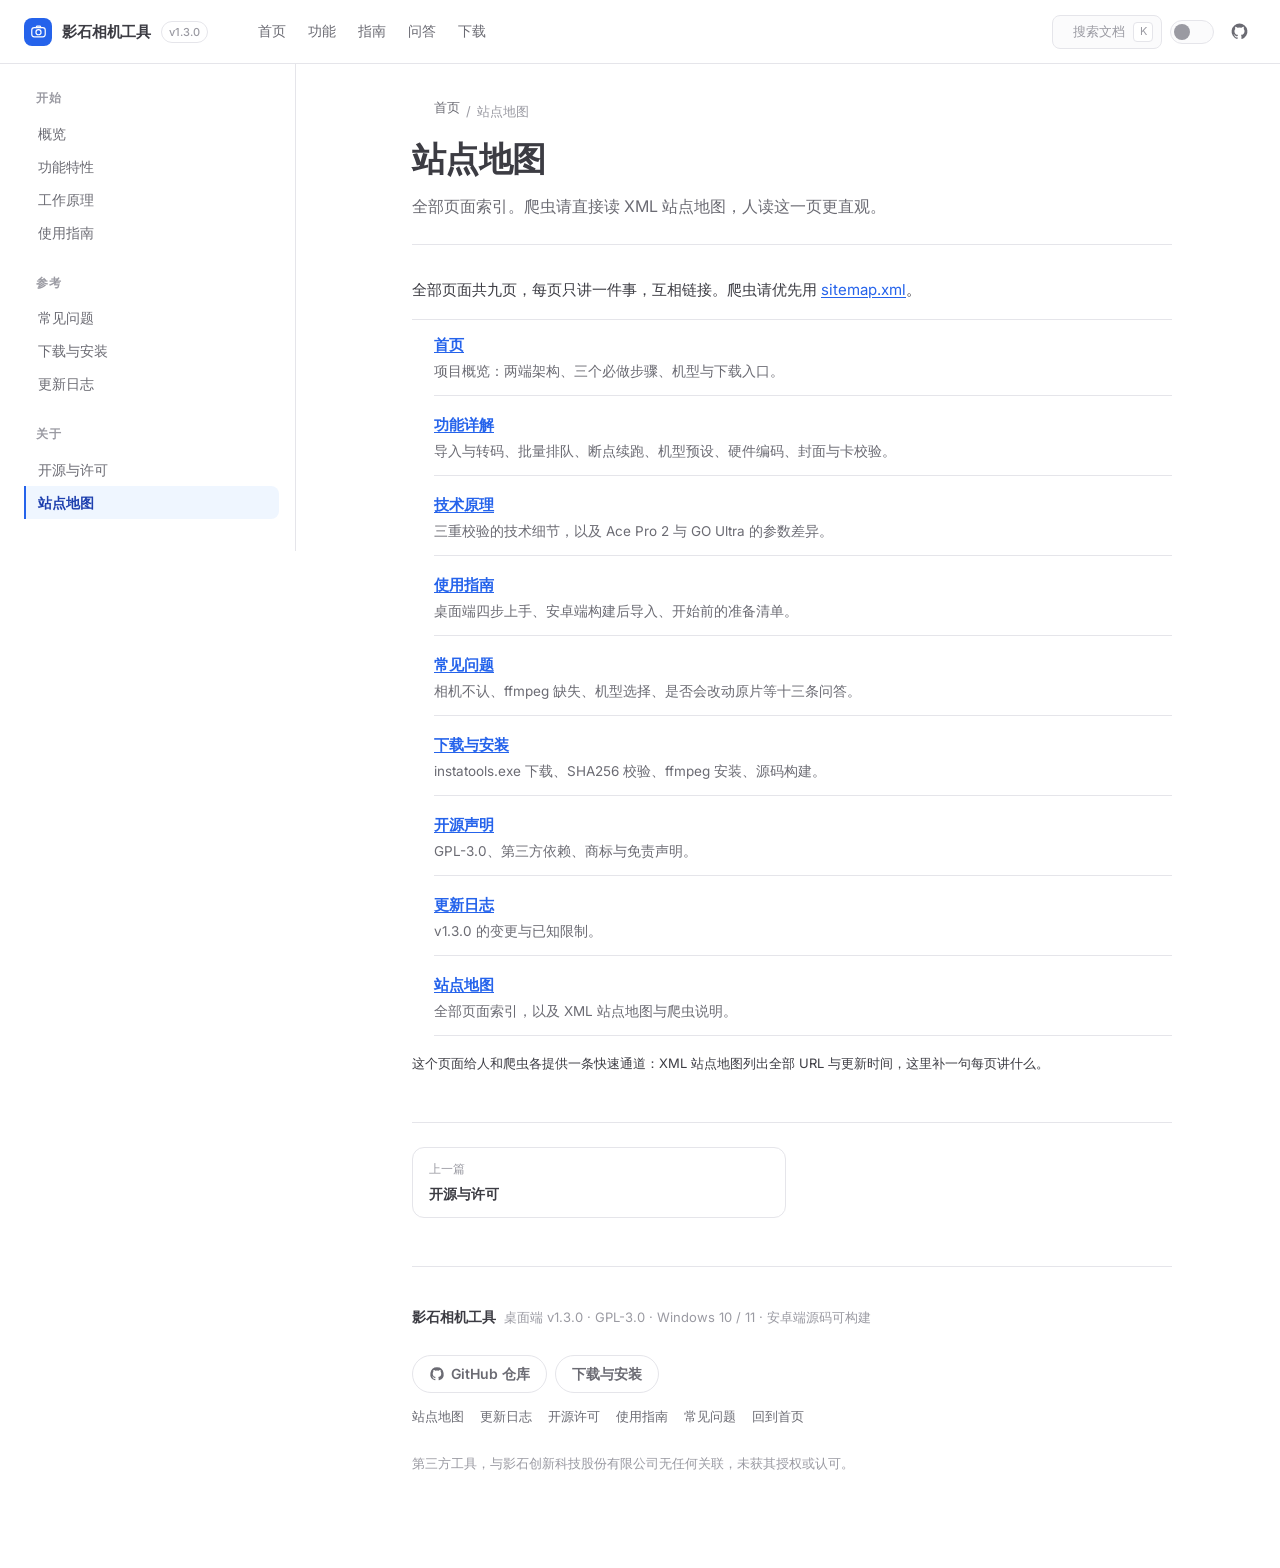
<file: sitemap/index.html>
<!doctype html>
<!--
  影石相机工具 · 站点地图
  ------------------------------------------------------------------
  部署：GitHub 仓库 Settings → Pages → Source = Deploy from a branch
        → Branch = main，Folder = / (root)
  依赖：零构建步骤。页面是静态 HTML + style.css，字体走 Google Fonts（Inter）。
  改色 / 改圆角：只改 style.css 第 1 节令牌。
-->
<html lang="zh-CN">
  <head>
    <meta charset="utf-8" />
    <meta name="viewport" content="width=device-width, initial-scale=1" />
    <meta name="google-site-verification" content="Z1_5-kb9bWtHmbRLohl3fSZsMe-5Ndwo5JdBoWjXVhI" />
    <meta name="msvalidate.01" content="04A099263FCA8257EDD252806D30A4AA" />
    <meta name="robots" content="index, follow, max-image-preview:large" />
    <title>站点地图 · 影石相机工具</title>
    <meta name="description" content="影石相机工具站点的全部页面索引：功能、技术原理、使用指南、常见问题、下载、开源声明、更新日志。" />
    <meta name="color-scheme" content="light" />
    <meta name="theme-color" content="#FFFFFF" />
    <script>(function(){try{var t=localStorage.getItem("instatools-theme");if(t!=="dark"&&t!=="light"){t=(window.matchMedia&&window.matchMedia("(prefers-color-scheme: dark)").matches)?"dark":"light";}document.documentElement.setAttribute("data-theme",t);}catch(e){}})();</script>
    <link rel="icon" href="../assets/favicon.svg" type="image/svg+xml" />
    <link rel="apple-touch-icon" href="../assets/apple-touch-icon.png" />
    <link rel="canonical" href="https://duofreedom.github.io/Insta-camera-tools/sitemap/" />
    <link rel="sitemap" type="application/xml" href="../sitemap.xml" />
    <meta property="og:type" content="website" />
    <meta property="og:site_name" content="影石相机工具" />
    <meta property="og:locale" content="zh_CN" />
    <meta property="og:title" content="站点地图 · 影石相机工具" />
    <meta property="og:description" content="全部页面索引与 XML 站点地图入口。" />
    <meta property="og:url" content="https://duofreedom.github.io/Insta-camera-tools/sitemap/" />
    <meta property="og:image" content="https://duofreedom.github.io/Insta-camera-tools/assets/og-cover.png" />
    <meta property="og:image:width" content="1200" />
    <meta property="og:image:height" content="630" />
    <meta property="og:image:alt" content="影石相机工具 instatools：把普通视频变成影石相机能认的原生素材" />
    <meta name="twitter:card" content="summary_large_image" />
    <meta name="twitter:title" content="站点地图 · 影石相机工具" />
    <meta name="twitter:description" content="全部页面索引与 XML 站点地图入口。" />
    <meta name="twitter:image" content="https://duofreedom.github.io/Insta-camera-tools/assets/og-cover.png" />
    <link rel="preconnect" href="https://fonts.googleapis.com" />
    <link rel="preconnect" href="https://fonts.gstatic.com" crossorigin />
    <link
      href="https://fonts.googleapis.com/css2?family=Inter:wght@400;500;600;700&display=swap"
      rel="stylesheet"
    />
    <link rel="stylesheet" href="../style.css" />
    <script type="application/ld+json">
      {
        "@context": "https://schema.org",
        "@graph": [
          {
            "@type": "BreadcrumbList",
            "itemListElement": [
              {
                "@type": "ListItem",
                "position": 1,
                "name": "首页",
                "item": "https://duofreedom.github.io/Insta-camera-tools/"
              },
              {
                "@type": "ListItem",
                "position": 2,
                "name": "站点地图",
                "item": "https://duofreedom.github.io/Insta-camera-tools/sitemap/"
              }
            ]
          },
          {
            "@type": "WebPage",
            "name": "站点地图",
            "url": "https://duofreedom.github.io/Insta-camera-tools/sitemap/",
            "description": "全部页面索引",
            "inLanguage": "zh-CN",
            "isPartOf": {
              "@type": "WebSite",
              "name": "影石相机工具",
              "url": "https://duofreedom.github.io/Insta-camera-tools/"
            }
          }
        ]
      }
    </script>
  </head>
  <body id="top">
  <a class="skip-link" href="#main">跳到正文</a>
  <header class="vp-nav">
    <div class="vp-nav__inner">
      <a class="vp-nav__brand" href="../" aria-label="影石相机工具，回到首页">
        <span class="vp-nav__mark"><svg viewBox="0 0 24 24" fill="none" stroke="currentColor" stroke-width="1.7" stroke-linecap="round" stroke-linejoin="round" aria-hidden="true" focusable="false"><rect x="2.5" y="6.5" width="19" height="13" rx="3.5" /><path d="M8.5 6.5l1.2-2.2h4.6l1.2 2.2" /><circle cx="12" cy="13" r="3.6" /></svg></span>
        <span class="vp-nav__title">影石相机工具</span>
        <span class="vp-nav__badge">v1.3.0</span>
      </a>
      <nav class="vp-nav__menus" aria-label="主导航">
      <a class="vp-menu__link" href="../">首页</a>
      <a class="vp-menu__link" href="../features/">功能</a>
      <a class="vp-menu__link" href="../guide/">指南</a>
      <a class="vp-menu__link" href="../faq/">问答</a>
      <a class="vp-menu__link" href="../download/">下载</a>
      </nav>
      <div class="vp-nav__actions">
        <button class="vp-search" type="button" aria-label="搜索文档">
          <svg viewBox="0 0 24 24" fill="none" stroke="currentColor" stroke-width="1.8" stroke-linecap="round" aria-hidden="true" focusable="false"><circle cx="11" cy="11" r="6.5" /><path d="M16 16l4.5 4.5" /></svg><span class="vp-search__label">搜索文档</span><span class="vp-search__key">K</span>
        </button>
        <button class="vp-appearance" type="button" role="switch" aria-checked="false" aria-label="深色模式">
          <span class="vp-appearance__track"><span class="vp-appearance__thumb"></span></span>
        </button>
        <a class="vp-social" href="https://github.com/DUOFreedom/Insta-camera-tools" target="_blank" rel="noopener noreferrer" aria-label="GitHub 仓库（新标签页打开）"><svg viewBox="0 0 24 24" fill="currentColor" aria-hidden="true" focusable="false"><path d="M12 2a10 10 0 0 0-3.16 19.49c.5.09.68-.22.68-.48l-.01-1.7c-2.78.6-3.37-1.34-3.37-1.34-.45-1.16-1.11-1.47-1.11-1.47-.91-.62.07-.61.07-.61 1 .07 1.53 1.03 1.53 1.03.89 1.53 2.34 1.09 2.91.83.09-.65.35-1.09.63-1.34-2.22-.25-4.56-1.11-4.56-4.95 0-1.09.39-1.98 1.03-2.68-.1-.25-.45-1.27.1-2.65 0 0 .84-.27 2.75 1.02a9.5 9.5 0 0 1 5 0c1.91-1.29 2.75-1.02 2.75-1.02.55 1.38.2 2.4.1 2.65.64.7 1.03 1.59 1.03 2.68 0 3.85-2.35 4.7-4.57 4.94.36.31.68.92.68 1.86l-.01 2.75c0 .27.18.58.69.48A10 10 0 0 0 12 2z" /></svg></a>
        <button class="vp-hamburger" type="button" aria-expanded="false" aria-controls="vp-drawer" aria-label="打开导航菜单">
          <span></span><span></span><span></span>
        </button>
      </div>
    </div>
  </header>
  <div class="vp-layout">
  <aside class="vp-sidebar" aria-label="文档目录">
    <div class="vp-sidebar__group">
      <p class="vp-sidebar__title">开始</p>
      <ul class="vp-sidebar__list">
        <li><a class="vp-sidebar__link" href="../">概览</a></li>
        <li><a class="vp-sidebar__link" href="../features/">功能特性</a></li>
        <li><a class="vp-sidebar__link" href="../how-it-works/">工作原理</a></li>
        <li><a class="vp-sidebar__link" href="../guide/">使用指南</a></li>
      </ul>
    </div>
    <div class="vp-sidebar__group">
      <p class="vp-sidebar__title">参考</p>
      <ul class="vp-sidebar__list">
        <li><a class="vp-sidebar__link" href="../faq/">常见问题</a></li>
        <li><a class="vp-sidebar__link" href="../download/">下载与安装</a></li>
        <li><a class="vp-sidebar__link" href="../changelog/">更新日志</a></li>
      </ul>
    </div>
    <div class="vp-sidebar__group">
      <p class="vp-sidebar__title">关于</p>
      <ul class="vp-sidebar__list">
        <li><a class="vp-sidebar__link" href="../licenses/">开源与许可</a></li>
        <li><a class="vp-sidebar__link" href="../sitemap/" aria-current="page">站点地图</a></li>
      </ul>
    </div>
  </aside>
  <div class="vp-content">
    <main id="main" class="vp-doc">
      <div class="page-head">
            <div class="container">
              <nav class="crumbs" aria-label="面包屑导航">
                <ol class="crumbs__list">
                  <li class="crumbs__item"><a class="crumbs__link" href="../">首页</a></li>
                  <li class="crumbs__item" aria-current="page">站点地图</li>
                </ol>
              </nav>
              <h1 class="page-head__title" id="page-title">站点地图</h1>
              <p class="page-head__lead">全部页面索引。爬虫请直接读 XML 站点地图，人读这一页更直观。</p>
            </div>
          </div>


            <section class="section" id="sitemap">
              <div class="container">
                <div class="prose">
                  <p>全部页面共九页，每页只讲一件事，互相链接。爬虫请优先用
                    <a class="link" href="../sitemap.xml">sitemap.xml</a>。</p>
                </div>
                <ul class="linklist">
                  <li class="linklist__item">
                    <a class="link" href="../">首页</a>
                    <span class="linklist__desc">项目概览：两端架构、三个必做步骤、机型与下载入口。</span>
                  </li>
                  <li class="linklist__item">
                    <a class="link" href="../features/">功能详解</a>
                    <span class="linklist__desc">导入与转码、批量排队、断点续跑、机型预设、硬件编码、封面与卡校验。</span>
                  </li>
                  <li class="linklist__item">
                    <a class="link" href="../how-it-works/">技术原理</a>
                    <span class="linklist__desc">三重校验的技术细节，以及 Ace Pro 2 与 GO Ultra 的参数差异。</span>
                  </li>
                  <li class="linklist__item">
                    <a class="link" href="../guide/">使用指南</a>
                    <span class="linklist__desc">桌面端四步上手、安卓端构建后导入、开始前的准备清单。</span>
                  </li>
                  <li class="linklist__item">
                    <a class="link" href="../faq/">常见问题</a>
                    <span class="linklist__desc">相机不认、ffmpeg 缺失、机型选择、是否会改动原片等十三条问答。</span>
                  </li>
                  <li class="linklist__item">
                    <a class="link" href="../download/">下载与安装</a>
                    <span class="linklist__desc">instatools.exe 下载、SHA256 校验、ffmpeg 安装、源码构建。</span>
                  </li>
                  <li class="linklist__item">
                    <a class="link" href="../licenses/">开源声明</a>
                    <span class="linklist__desc">GPL-3.0、第三方依赖、商标与免责声明。</span>
                  </li>
                  <li class="linklist__item">
                    <a class="link" href="../changelog/">更新日志</a>
                    <span class="linklist__desc">v1.3.0 的变更与已知限制。</span>
                  </li>
                  <li class="linklist__item">
                    <a class="link" href="../sitemap/">站点地图</a>
                    <span class="linklist__desc">全部页面索引，以及 XML 站点地图与爬虫说明。</span>
                  </li>
                </ul>
                <p class="steps__note">
                  这个页面给人和爬虫各提供一条快速通道：XML 站点地图列出全部 URL 与更新时间，这里补一句每页讲什么。
                </p>
              </div>
            </section>
    </main>
    <nav class="vp-pager" aria-label="上下页导航">
      <a class="vp-pager__link" href="../licenses/">
        <span class="vp-pager__label">上一篇</span>
        <span class="vp-pager__title">开源与许可</span>
      </a>
    </nav>
    <footer class="vp-footer">
      <div class="footer__inner">
        <div class="footer__brand">
          <p class="footer__name">影石相机工具</p>
          <p class="footer__meta">桌面端 v1.3.0 · GPL-3.0 · Windows 10 / 11 · 安卓端源码可构建</p>
        </div>
        <div class="footer__links">
          <a class="btn btn--ghost" href="https://github.com/DUOFreedom/Insta-camera-tools" target="_blank" rel="noopener noreferrer"><svg class="btn__icon" viewBox="0 0 24 24" fill="currentColor" aria-hidden="true" focusable="false"><path d="M12 2a10 10 0 0 0-3.16 19.49c.5.09.68-.22.68-.48l-.01-1.7c-2.78.6-3.37-1.34-3.37-1.34-.45-1.16-1.11-1.47-1.11-1.47-.91-.62.07-.61.07-.61 1 .07 1.53 1.03 1.53 1.03.89 1.53 2.34 1.09 2.91.83.09-.65.35-1.09.63-1.34-2.22-.25-4.56-1.11-4.56-4.95 0-1.09.39-1.98 1.03-2.68-.1-.25-.45-1.27.1-2.65 0 0 .84-.27 2.75 1.02a9.5 9.5 0 0 1 5 0c1.91-1.29 2.75-1.02 2.75-1.02.55 1.38.2 2.4.1 2.65.64.7 1.03 1.59 1.03 2.68 0 3.85-2.35 4.7-4.57 4.94.36.31.68.92.68 1.86l-.01 2.75c0 .27.18.58.69.48A10 10 0 0 0 12 2z" /></svg>GitHub 仓库</a>
          <a class="btn btn--ghost" href="../download/">下载与安装</a>
        </div>
        <nav class="footer__nav" aria-label="页脚导航">
          <a class="footer__link" href="../sitemap/">站点地图</a>
          <a class="footer__link" href="../changelog/">更新日志</a>
          <a class="footer__link" href="../licenses/">开源许可</a>
          <a class="footer__link" href="../guide/">使用指南</a>
          <a class="footer__link" href="../faq/">常见问题</a>
          <a class="footer__link" href="../">回到首页</a>
        </nav>
        <p class="footer__note">第三方工具，与影石创新科技股份有限公司无任何关联，未获其授权或认可。</p>
      </div>
    </footer>
  </div>
  <aside class="vp-aside" aria-label="本页目录">
    <nav class="vp-toc">
      <p class="vp-toc__title">本页目录</p>
      <ul class="vp-toc__list"></ul>
    </nav>
  </aside>
  </div>
  <aside class="vp-drawer" id="vp-drawer" aria-label="导航菜单">
      <p class="vp-sidebar__title">开始</p>
      <a class="vp-sidebar__link" href="../">概览</a>
      <a class="vp-sidebar__link" href="../features/">功能特性</a>
      <a class="vp-sidebar__link" href="../how-it-works/">工作原理</a>
      <a class="vp-sidebar__link" href="../guide/">使用指南</a>
      <p class="vp-sidebar__title">参考</p>
      <a class="vp-sidebar__link" href="../faq/">常见问题</a>
      <a class="vp-sidebar__link" href="../download/">下载与安装</a>
      <a class="vp-sidebar__link" href="../changelog/">更新日志</a>
      <p class="vp-sidebar__title">关于</p>
      <a class="vp-sidebar__link" href="../licenses/">开源与许可</a>
      <a class="vp-sidebar__link" href="../sitemap/" aria-current="page">站点地图</a>
  </aside>
  <dialog class="vp-search-modal" aria-label="搜索文档">
    <div class="vp-search__panel">
      <div class="vp-search__field">
        <svg viewBox="0 0 24 24" fill="none" stroke="currentColor" stroke-width="1.8" stroke-linecap="round" aria-hidden="true" focusable="false"><circle cx="11" cy="11" r="6.5" /><path d="M16 16l4.5 4.5" /></svg>
        <input type="search" placeholder="搜索标题与小节名，例如 GOP、索引、ffmpeg" aria-label="搜索关键词" autocomplete="off" />
      </div>
      <div class="vp-search__results"></div>
    </div>
  </dialog>
  <script src="../assets/app.js" data-search-index="../assets/search-index.json" defer></script>
</body>
</html>
</file>
<file: style.css>
/* =============================================================================
   影石相机工具 · 文档站样式
   版式参照 VitePress：顶部导航 + 左侧文档树 + 正文 + 右侧目录 + 上下页
   -----------------------------------------------------------------------------
   约定：组件层只引用令牌，不写死颜色；圆角与间距集中在第 1 节。
   ============================================================================= */

/* ---------------------------------------------------------------- 1. 令牌 */
:root {
  /* 版面尺寸 */
  --vp-nav-height: 64px;
  --vp-sidebar-width: 272px;
  --vp-aside-width: 224px;
  --vp-layout-max-width: 1440px;
  --vp-doc-width: 760px;
  --vp-doc-width-wide: 1000px;

  /* 颜色 · 浅色 */
  --vp-c-bg: #ffffff;
  --vp-c-bg-alt: #fbfbfc;
  --vp-c-bg-soft: #f6f6f7;
  --vp-c-bg-elv: #ffffff;
  --vp-c-border: #b4b4bb;
  --vp-c-divider: #e5e5ea;
  --vp-c-gutter: #e5e5ea;
  --vp-c-text-1: #3c3c43;
  --vp-c-text-2: #6b6b73;
  --vp-c-text-3: #9a9aa2;

  /* 颜色 · 品牌 */
  --vp-c-brand-1: #2563eb;
  --vp-c-brand-2: #1d4ed8;
  --vp-c-brand-3: #1e40af;
  --vp-c-brand-soft: #eff6ff;
  --vp-c-brand-contrast: #ffffff;

  /* 语义色 */
  --vp-c-ok: #0e7c4a;
  --vp-c-ok-soft: #e7f7ee;
  --vp-c-warn: #b45309;
  --vp-c-warn-soft: #fdf3e7;
  --vp-c-danger: #c62828;

  /* 字体 */
  --vp-font-sans: "Inter", -apple-system, BlinkMacSystemFont, "Segoe UI",
    "Microsoft YaHei", "PingFang SC", "Hiragino Sans GB", sans-serif;
  --vp-font-mono: "JetBrains Mono", "Cascadia Code", "SFMono-Regular", Consolas,
    "Liberation Mono", monospace;

  /* 圆角 */
  --vp-radius-sm: 4px;
  --vp-radius: 8px;
  --vp-radius-lg: 12px;
  --vp-radius-full: 999px;

  /* 间距 */
  --vp-gap-1: 4px;
  --vp-gap-2: 8px;
  --vp-gap-3: 12px;
  --vp-gap-4: 16px;
  --vp-gap-5: 24px;
  --vp-gap-6: 32px;
  --vp-gap-7: 48px;
  --vp-gap-8: 64px;
}

html[data-theme="dark"] {
  --vp-c-bg: #1b1b1f;
  --vp-c-bg-alt: #161618;
  --vp-c-bg-soft: #202127;
  --vp-c-bg-elv: #202127;
  --vp-c-border: #3c3f44;
  --vp-c-divider: #2e2e32;
  --vp-c-gutter: #000000;
  --vp-c-text-1: rgba(255, 255, 245, 0.86);
  --vp-c-text-2: rgba(235, 235, 245, 0.6);
  --vp-c-text-3: rgba(235, 235, 245, 0.38);

  --vp-c-brand-1: #60a5fa;
  --vp-c-brand-2: #3b82f6;
  --vp-c-brand-3: #93c5fd;
  --vp-c-brand-soft: rgba(96, 165, 250, 0.16);

  --vp-c-ok: #4ade80;
  --vp-c-ok-soft: rgba(74, 222, 128, 0.14);
  --vp-c-warn: #fbbf24;
  --vp-c-warn-soft: rgba(251, 191, 36, 0.14);
  --vp-c-danger: #f87171;
}

/* ---------------------------------------------------------------- 2. 基础 */
*,
*::before,
*::after {
  box-sizing: border-box;
}

html {
  -webkit-text-size-adjust: 100%;
  scroll-behavior: smooth;
  scroll-padding-top: calc(var(--vp-nav-height) + 16px);
}

body {
  margin: 0;
  padding-top: var(--vp-nav-height);
  background: var(--vp-c-bg);
  color: var(--vp-c-text-1);
  font-family: var(--vp-font-sans);
  font-size: 15px;
  line-height: 1.72;
  -webkit-font-smoothing: antialiased;
  text-rendering: optimizeLegibility;
}

img,
svg {
  max-width: 100%;
}

a {
  color: var(--vp-c-brand-1);
  text-decoration: none;
  transition: color 0.15s ease;
}

a:hover {
  color: var(--vp-c-brand-3);
}

:focus-visible {
  outline: 2px solid var(--vp-c-brand-1);
  outline-offset: 2px;
  border-radius: var(--vp-radius-sm);
}

::selection {
  background: var(--vp-c-brand-soft);
}

.sr-only {
  position: absolute;
  width: 1px;
  height: 1px;
  padding: 0;
  margin: -1px;
  overflow: hidden;
  clip: rect(0, 0, 0, 0);
  white-space: nowrap;
  border: 0;
}

.skip-link {
  position: absolute;
  left: 16px;
  top: -100px;
  z-index: 100;
  padding: 8px 16px;
  border-radius: var(--vp-radius);
  background: var(--vp-c-brand-1);
  color: var(--vp-c-brand-contrast);
  font-size: 14px;
  font-weight: 600;
  transition: top 0.15s ease;
}

.skip-link:focus {
  top: 12px;
  color: var(--vp-c-brand-contrast);
}

/* ------------------------------------------------------------ 3. 顶部导航 */
.vp-nav {
  position: fixed;
  inset: 0 0 auto 0;
  z-index: 40;
  height: var(--vp-nav-height);
  background: color-mix(in srgb, var(--vp-c-bg) 88%, transparent);
  backdrop-filter: saturate(160%) blur(12px);
  border-bottom: 1px solid var(--vp-c-divider);
}

.vp-nav__inner {
  display: flex;
  align-items: center;
  gap: var(--vp-gap-4);
  max-width: var(--vp-layout-max-width);
  height: 100%;
  margin: 0 auto;
  padding: 0 24px;
}

.vp-nav__brand {
  display: flex;
  align-items: center;
  gap: 10px;
  min-width: 0;
  color: var(--vp-c-text-1);
  font-weight: 600;
}

.vp-nav__brand:hover {
  color: var(--vp-c-text-1);
}

.vp-nav__mark {
  display: inline-flex;
  align-items: center;
  justify-content: center;
  width: 28px;
  height: 28px;
  flex: 0 0 28px;
  border-radius: var(--vp-radius);
  background: var(--vp-c-brand-1);
  color: var(--vp-c-brand-contrast);
}

.vp-nav__mark svg {
  width: 17px;
  height: 17px;
}

.vp-nav__title {
  font-size: 15px;
  letter-spacing: -0.01em;
  white-space: nowrap;
}

.vp-nav__badge {
  padding: 1px 7px;
  border: 1px solid var(--vp-c-divider);
  border-radius: var(--vp-radius-full);
  color: var(--vp-c-text-3);
  font-size: 11px;
  font-weight: 500;
  line-height: 18px;
}

.vp-nav__menus {
  display: flex;
  align-items: center;
  gap: 2px;
  margin-left: var(--vp-gap-5);
}

.vp-menu__link {
  display: inline-flex;
  align-items: center;
  height: 32px;
  padding: 0 10px;
  border-radius: var(--vp-radius);
  color: var(--vp-c-text-2);
  font-size: 14px;
  font-weight: 500;
  white-space: nowrap;
}

.vp-menu__link:hover {
  color: var(--vp-c-text-1);
  background: var(--vp-c-bg-soft);
}

.vp-menu__link[aria-current="page"] {
  color: var(--vp-c-brand-1);
}

.vp-nav__actions {
  display: flex;
  align-items: center;
  gap: var(--vp-gap-2);
  margin-left: auto;
}

.vp-search {
  display: inline-flex;
  align-items: center;
  gap: var(--vp-gap-2);
  flex: 0 0 auto;
  white-space: nowrap;
  height: 34px;
  padding: 0 8px 0 12px;
  border: 1px solid var(--vp-c-divider);
  border-radius: var(--vp-radius);
  background: var(--vp-c-bg-alt);
  color: var(--vp-c-text-3);
  font: inherit;
  font-size: 13px;
  cursor: pointer;
  transition: border-color 0.15s ease, color 0.15s ease;
}

.vp-search:hover {
  border-color: var(--vp-c-brand-2);
  color: var(--vp-c-text-2);
}

.vp-search__key {
  display: inline-flex;
  align-items: center;
  justify-content: center;
  min-width: 20px;
  height: 20px;
  padding: 0 4px;
  border: 1px solid var(--vp-c-divider);
  border-radius: var(--vp-radius-sm);
  background: var(--vp-c-bg);
  font-size: 11px;
  line-height: 1;
}

.vp-appearance {
  display: inline-flex;
  align-items: center;
  width: 44px;
  height: 24px;
  padding: 0;
  border: 1px solid var(--vp-c-divider);
  border-radius: var(--vp-radius-full);
  background: var(--vp-c-bg-alt);
  cursor: pointer;
  transition: background 0.2s ease, border-color 0.2s ease;
}

.vp-appearance__track {
  position: relative;
  display: block;
  width: 100%;
  height: 100%;
}

.vp-appearance__thumb {
  position: absolute;
  top: 3px;
  left: 3px;
  width: 16px;
  height: 16px;
  border-radius: 50%;
  background: var(--vp-c-text-3);
  transition: transform 0.2s ease, background 0.2s ease;
}

.vp-appearance[aria-checked="true"] .vp-appearance__thumb {
  transform: translateX(20px);
  background: var(--vp-c-brand-1);
}

.vp-social {
  display: inline-flex;
  align-items: center;
  justify-content: center;
  width: 34px;
  height: 34px;
  border-radius: var(--vp-radius);
  color: var(--vp-c-text-2);
}

.vp-social:hover {
  color: var(--vp-c-text-1);
  background: var(--vp-c-bg-soft);
}

.vp-social svg {
  width: 19px;
  height: 19px;
}

.vp-hamburger {
  display: none;
  flex-direction: column;
  justify-content: center;
  gap: 4px;
  width: 34px;
  height: 34px;
  padding: 0 7px;
  border: 0;
  border-radius: var(--vp-radius);
  background: transparent;
  cursor: pointer;
}

.vp-hamburger span {
  display: block;
  height: 2px;
  border-radius: 2px;
  background: var(--vp-c-text-2);
}

.vp-hamburger[aria-expanded="true"] span:nth-child(1) {
  transform: translateY(6px) rotate(45deg);
}

.vp-hamburger[aria-expanded="true"] span:nth-child(2) {
  opacity: 0;
}

.vp-hamburger[aria-expanded="true"] span:nth-child(3) {
  transform: translateY(-6px) rotate(-45deg);
}

/* ---------------------------------------------------------------- 4. 布局 */
.vp-layout {
  display: grid;
  grid-template-columns: var(--vp-sidebar-width) minmax(0, 1fr) var(--vp-aside-width);
  max-width: var(--vp-layout-max-width);
  margin: 0 auto;
  padding: 0 24px;
}

/* ------------------------------------------------------------ 5. 左侧文档树 */
.vp-sidebar {
  position: sticky;
  top: var(--vp-nav-height);
  align-self: start;
  max-height: calc(100vh - var(--vp-nav-height));
  overflow-y: auto;
  padding: var(--vp-gap-5) var(--vp-gap-4) var(--vp-gap-6) 0;
  border-right: 1px solid var(--vp-c-divider);
  font-size: 14px;
  scrollbar-width: thin;
}

.vp-sidebar__group + .vp-sidebar__group {
  margin-top: var(--vp-gap-5);
}

.vp-sidebar__title {
  margin: 0 0 var(--vp-gap-2);
  padding-left: 12px;
  color: var(--vp-c-text-3);
  font-size: 12px;
  font-weight: 600;
  letter-spacing: 0.06em;
  text-transform: uppercase;
}

.vp-sidebar__list {
  margin: 0;
  padding: 0;
  list-style: none;
}

.vp-sidebar__link {
  display: block;
  padding: 6px 12px;
  border-left: 2px solid transparent;
  border-radius: 0 var(--vp-radius) var(--vp-radius) 0;
  color: var(--vp-c-text-2);
  line-height: 1.5;
}

.vp-sidebar__link:hover {
  color: var(--vp-c-text-1);
  background: var(--vp-c-bg-soft);
}

.vp-sidebar__link[aria-current="page"] {
  border-left-color: var(--vp-c-brand-1);
  background: var(--vp-c-brand-soft);
  color: var(--vp-c-brand-1);
  font-weight: 600;
}

.vp-sidebar__link--sub {
  padding-left: 24px;
  font-size: 13px;
}

/* ---------------------------------------------------------------- 6. 正文 */
.vp-content {
  min-width: 0;
  padding: var(--vp-gap-6) var(--vp-gap-7) var(--vp-gap-7);
}

.vp-doc {
  max-width: var(--vp-doc-width);
}

.vp-doc--wide {
  max-width: var(--vp-doc-width-wide);
  margin: 0 auto;
}

/* 旧版容器与分区在新版式里只需要宽度，不需要背景与内边距 */
.vp-doc .container {
  width: auto;
  max-width: none;
  padding: 0;
  margin: 0;
}

.vp-doc section {
  padding: 0;
  background: none;
}

.vp-doc .section--alt {
  background: none;
}

.vp-doc .section + .section,
.vp-doc section + section {
  margin-top: var(--vp-gap-6);
}

.vp-doc .mt-16 {
  margin-top: var(--vp-gap-4);
}

.vp-doc .mt-24 {
  margin-top: var(--vp-gap-5);
}

.vp-doc .mt-32 {
  margin-top: var(--vp-gap-6);
}

/* 标题层级 */
.vp-doc h1 {
  margin: 0 0 var(--vp-gap-4);
  font-size: 32px;
  font-weight: 700;
  line-height: 1.28;
  letter-spacing: -0.02em;
}

.vp-doc h2 {
  margin: var(--vp-gap-7) 0 var(--vp-gap-4);
  padding-top: var(--vp-gap-5);
  border-top: 1px solid var(--vp-c-divider);
  font-size: 22px;
  font-weight: 650;
  line-height: 1.35;
  letter-spacing: -0.01em;
}

.vp-doc h3 {
  margin: var(--vp-gap-5) 0 var(--vp-gap-3);
  font-size: 17px;
  font-weight: 650;
  line-height: 1.4;
}

.vp-doc h2 + h3,
.vp-doc h1 + h2 {
  margin-top: var(--vp-gap-5);
  padding-top: 0;
  border-top: 0;
}

.vp-doc p {
  margin: 0 0 var(--vp-gap-4);
  color: var(--vp-c-text-1);
}

.vp-doc ul,
.vp-doc ol {
  margin: 0 0 var(--vp-gap-4);
  padding-left: 22px;
}

.vp-doc li + li {
  margin-top: var(--vp-gap-1);
}

.vp-doc strong {
  font-weight: 650;
}

.vp-doc .prose {
  max-width: none;
}

.vp-doc hr {
  margin: var(--vp-gap-6) 0;
  border: 0;
  border-top: 1px solid var(--vp-c-divider);
}

/* 页头与面包屑 */
.vp-doc .page-head {
  margin: 0 0 var(--vp-gap-6);
  padding: 0 0 var(--vp-gap-5);
  border-bottom: 1px solid var(--vp-c-divider);
}

.vp-doc .page-head__title {
  margin: 0 0 var(--vp-gap-3);
  font-size: 34px;
  line-height: 1.25;
}

.vp-doc .page-head__lead {
  margin: 0;
  max-width: 64ch;
  color: var(--vp-c-text-2);
  font-size: 16px;
  line-height: 1.7;
}

.vp-doc .crumbs {
  margin-bottom: var(--vp-gap-3);
}

.crumbs__list {
  display: flex;
  flex-wrap: wrap;
  gap: 6px;
  margin: 0;
  padding: 0;
  list-style: none;
  color: var(--vp-c-text-3);
  font-size: 13px;
}

.crumbs__item + .crumbs__item::before {
  content: "/";
  margin-right: 6px;
  color: var(--vp-c-text-3);
}

.crumbs__link {
  color: var(--vp-c-text-2);
}

.crumbs__link:hover {
  color: var(--vp-c-brand-1);
}

/* 分区标题（原 section__head） */
.vp-doc .section__head {
  margin-bottom: var(--vp-gap-5);
}

.vp-doc .section__eyebrow {
  display: inline-block;
  margin: 0 0 var(--vp-gap-2);
  padding: 2px 10px;
  border-radius: var(--vp-radius-full);
  background: var(--vp-c-brand-soft);
  color: var(--vp-c-brand-1);
  font-size: 12px;
  font-weight: 600;
  letter-spacing: 0.02em;
  line-height: 20px;
}

.vp-doc .section__title {
  margin: 0 0 var(--vp-gap-2);
  font-size: 22px;
  font-weight: 650;
  line-height: 1.35;
}

.vp-doc .section__lead {
  margin: 0;
  max-width: 68ch;
  color: var(--vp-c-text-2);
  font-size: 15px;
}

/* ---------------------------------------------------------- 7. 首页 hero */
.vp-doc .hero {
  padding-top: var(--vp-gap-4);
  text-align: center;
}

.vp-doc .hero__grid {
  display: block;
}

.vp-doc .hero .section__eyebrow {
  margin-bottom: var(--vp-gap-4);
}

.vp-doc .hero__title {
  max-width: 20ch;
  margin: 0 auto var(--vp-gap-4);
  font-size: 44px;
  font-weight: 750;
  line-height: 1.18;
  letter-spacing: -0.03em;
}

.vp-doc .hero__tagline {
  max-width: 62ch;
  margin: 0 auto var(--vp-gap-5);
  color: var(--vp-c-text-2);
  font-size: 17px;
  line-height: 1.75;
}

.vp-doc .hero__actions {
  display: flex;
  flex-wrap: wrap;
  gap: var(--vp-gap-3);
  justify-content: center;
  margin-bottom: var(--vp-gap-4);
}

.vp-doc .hero__meta {
  display: flex;
  flex-wrap: wrap;
  gap: var(--vp-gap-2);
  justify-content: center;
  margin: 0 0 var(--vp-gap-6);
  padding: 0;
  list-style: none;
}

.vp-doc .hero .spec-card {
  max-width: 560px;
  margin: 0 auto;
  text-align: left;
}

/* 示例文件卡片 */
.spec-card {
  margin: 0;
  padding: var(--vp-gap-4);
  border: 1px solid var(--vp-c-divider);
  border-radius: var(--vp-radius-lg);
  background: var(--vp-c-bg-soft);
  font-size: 13px;
}

.spec-card__head {
  display: flex;
  align-items: center;
  gap: var(--vp-gap-2);
  padding-bottom: var(--vp-gap-3);
  border-bottom: 1px solid var(--vp-c-divider);
  color: var(--vp-c-text-2);
  font-family: var(--vp-font-mono);
  font-size: 12.5px;
}

.spec-card__dot {
  width: 8px;
  height: 8px;
  flex: 0 0 8px;
  border-radius: 50%;
  background: var(--vp-c-ok);
}

.spec-card__rows {
  padding: var(--vp-gap-2) 0;
}

.spec-card__row {
  display: flex;
  align-items: center;
  justify-content: space-between;
  gap: var(--vp-gap-4);
  padding: 5px 0;
}

.spec-card__key {
  color: var(--vp-c-text-3);
}

.spec-card__val {
  color: var(--vp-c-text-1);
  font-family: var(--vp-font-mono);
  font-size: 12.5px;
  text-align: right;
}

.spec-card__foot {
  padding-top: var(--vp-gap-3);
  border-top: 1px solid var(--vp-c-divider);
  color: var(--vp-c-text-3);
  font-family: var(--vp-font-mono);
  font-size: 12px;
}

/* -------------------------------------------------------------- 8. 按钮 */
.btn {
  display: inline-flex;
  align-items: center;
  justify-content: center;
  gap: 6px;
  height: 38px;
  padding: 0 16px;
  border: 1px solid transparent;
  border-radius: var(--vp-radius);
  font-family: inherit;
  font-size: 14px;
  font-weight: 600;
  line-height: 1;
  white-space: nowrap;
  cursor: pointer;
  transition: background 0.15s ease, border-color 0.15s ease, color 0.15s ease;
}

.btn--filled {
  background: var(--vp-c-brand-1);
  color: var(--vp-c-brand-contrast);
}

.btn--filled:hover {
  background: var(--vp-c-brand-3);
  color: var(--vp-c-brand-contrast);
}

.btn--alt {
  border-color: var(--vp-c-border);
  background: var(--vp-c-bg-alt);
  color: var(--vp-c-text-1);
}

.btn--alt:hover {
  border-color: var(--vp-c-brand-2);
  color: var(--vp-c-brand-1);
}

.btn--ghost {
  border-color: var(--vp-c-divider);
  background: transparent;
  color: var(--vp-c-text-2);
}

.btn--ghost:hover {
  border-color: var(--vp-c-border);
  color: var(--vp-c-text-1);
}

.btn--lg {
  height: 42px;
  padding: 0 20px;
  font-size: 15px;
}

.btn__icon {
  width: 16px;
  height: 16px;
  flex: 0 0 16px;
}

.actions {
  display: flex;
  flex-wrap: wrap;
  gap: var(--vp-gap-3);
}

.actions--center {
  justify-content: center;
}

.icon-btn {
  display: inline-flex;
  align-items: center;
  justify-content: center;
  width: 34px;
  height: 34px;
  border: 0;
  border-radius: var(--vp-radius);
  background: transparent;
  color: var(--vp-c-text-2);
  cursor: pointer;
}

.icon-btn:hover {
  background: var(--vp-c-bg-soft);
  color: var(--vp-c-text-1);
}

.icon-btn__icon {
  width: 18px;
  height: 18px;
}

/* -------------------------------------------------------------- 9. 卡片 */
.vp-doc .grid-3 {
  display: grid;
  grid-template-columns: repeat(3, minmax(0, 1fr));
  gap: var(--vp-gap-4);
}

.card {
  display: flex;
  flex-direction: column;
  gap: var(--vp-gap-2);
  padding: var(--vp-gap-4);
  border: 1px solid var(--vp-c-divider);
  border-radius: var(--vp-radius-lg);
  background: var(--vp-c-bg);
  transition: border-color 0.15s ease, background 0.15s ease;
}

.card--link {
  color: inherit;
}

.card--link:hover {
  border-color: var(--vp-c-brand-2);
  background: var(--vp-c-bg-soft);
  color: inherit;
}

.card__icon {
  display: inline-flex;
  align-items: center;
  justify-content: center;
  width: 34px;
  height: 34px;
  border-radius: var(--vp-radius);
  background: var(--vp-c-brand-soft);
  color: var(--vp-c-brand-1);
}

.card__icon svg {
  width: 18px;
  height: 18px;
}

.card__title {
  margin: 0;
  color: var(--vp-c-text-1);
  font-size: 15px;
  font-weight: 650;
  line-height: 1.4;
}

.card__text {
  margin: 0;
  color: var(--vp-c-text-2);
  font-size: 14px;
  line-height: 1.65;
}

.card__more {
  margin-top: auto;
  padding-top: var(--vp-gap-2);
  color: var(--vp-c-brand-1);
  font-size: 13px;
  font-weight: 600;
}

.card__more::after {
  content: " →";
}

/* 功能清单 */
.feature-groups {
  display: grid;
  gap: var(--vp-gap-6);
}

.vp-doc .feature-group__title {
  margin: 0 0 var(--vp-gap-3);
  font-size: 16px;
  font-weight: 650;
}

.feature-list {
  display: grid;
  gap: var(--vp-gap-2);
  margin: 0;
  padding: 0;
  list-style: none;
}

.feature {
  display: grid;
  grid-template-columns: 20px minmax(0, 1fr);
  gap: var(--vp-gap-2);
  align-items: start;
  margin: 0;
  padding: var(--vp-gap-2) 0;
  color: var(--vp-c-text-2);
  font-size: 14px;
  line-height: 1.65;
}

.feature__icon {
  width: 18px;
  height: 18px;
  margin-top: 2px;
  color: var(--vp-c-ok);
}

.feature__title {
  color: var(--vp-c-text-1);
  font-weight: 600;
}

.feature__text {
  grid-column: 2;
  color: var(--vp-c-text-2);
}

/* 平台与分层卡片 */
.platform-grid {
  display: grid;
  grid-template-columns: repeat(2, minmax(0, 1fr));
  gap: var(--vp-gap-4);
}

.layers {
  display: grid;
  gap: var(--vp-gap-4);
}

.layer {
  padding: var(--vp-gap-4);
  border: 1px solid var(--vp-c-divider);
  border-left: 3px solid var(--vp-c-brand-2);
  border-radius: var(--vp-radius);
  background: var(--vp-c-bg-soft);
}

.layer__head {
  display: flex;
  flex-wrap: wrap;
  align-items: baseline;
  gap: var(--vp-gap-2);
  margin-bottom: var(--vp-gap-2);
}

.layer__title {
  margin: 0;
  font-size: 15px;
  font-weight: 650;
}

.layer__text {
  margin: 0;
  color: var(--vp-c-text-2);
  font-size: 14px;
}

/* -------------------------------------------------------------- 10. 表格 */
.table-wrap {
  overflow-x: auto;
  margin: 0 0 var(--vp-gap-5);
  border: 1px solid var(--vp-c-divider);
  border-radius: var(--vp-radius-lg);
}

.table {
  width: 100%;
  border-collapse: collapse;
  font-size: 14px;
}

.table caption {
  padding: var(--vp-gap-3) var(--vp-gap-4) 0;
  color: var(--vp-c-text-3);
  font-size: 13px;
  text-align: left;
}

.table th,
.table td {
  padding: 10px var(--vp-gap-4);
  border-bottom: 1px solid var(--vp-c-divider);
  text-align: left;
  vertical-align: top;
}

.table thead th {
  background: var(--vp-c-bg-soft);
  color: var(--vp-c-text-2);
  font-size: 13px;
  font-weight: 600;
  white-space: nowrap;
}

.table tbody tr:last-child th,
.table tbody tr:last-child td {
  border-bottom: 0;
}

.table tbody tr:hover {
  background: var(--vp-c-bg-soft);
}

.table__muted {
  color: var(--vp-c-text-3);
}

/* ------------------------------------------------------------- 11. 代码块 */
code {
  font-family: var(--vp-font-mono);
  font-size: 0.9em;
}

.code--inline {
  padding: 1px 6px;
  border: 1px solid var(--vp-c-divider);
  border-radius: var(--vp-radius-sm);
  background: var(--vp-c-bg-soft);
  color: var(--vp-c-text-1);
  white-space: nowrap;
}

.code {
  position: relative;
  margin: 0 0 var(--vp-gap-5);
  padding: var(--vp-gap-4);
  border: 1px solid var(--vp-c-divider);
  border-radius: var(--vp-radius-lg);
  background: var(--vp-c-bg-alt);
  overflow-x: auto;
}

.code pre {
  margin: 0;
  overflow-x: auto;
}

.code code {
  display: block;
  color: var(--vp-c-text-1);
  font-size: 13px;
  line-height: 1.7;
  white-space: pre;
}

.code-label {
  display: inline-block;
  margin-bottom: var(--vp-gap-2);
  color: var(--vp-c-text-3);
  font-family: var(--vp-font-mono);
  font-size: 11px;
  letter-spacing: 0.04em;
  text-transform: uppercase;
}

.code--wrap code {
  white-space: pre-wrap;
  word-break: break-all;
}

/* 行内代码在 HTML 里写成 class="code code--inline"：两个类优先级相同，
   而 .code（块级：16px 内边距、12px 圆角、下外边距）写在后面，于是行内
   元素吃到了块级盒子——画出来比行高还高，上下压住相邻两行文字。
   这里用 .vp-doc 提高优先级把行内形态钉死，块级样式让位。 */
.vp-doc .code--inline {
  display: inline;
  margin: 0;
  padding: 1px 6px;
  border-radius: var(--vp-radius-sm);
  background: var(--vp-c-bg-soft);
  overflow: visible;
  white-space: nowrap;
  box-decoration-break: clone;
  -webkit-box-decoration-break: clone;
}

.sha-row {
  display: flex;
  flex-wrap: wrap;
  align-items: center;
  gap: var(--vp-gap-3);
}

.copy-btn {
  display: inline-flex;
  align-items: center;
  gap: 5px;
  height: 28px;
  padding: 0 10px;
  border: 1px solid var(--vp-c-divider);
  border-radius: var(--vp-radius);
  background: var(--vp-c-bg);
  color: var(--vp-c-text-2);
  font: inherit;
  font-size: 12px;
  cursor: pointer;
}

.copy-btn:hover {
  border-color: var(--vp-c-brand-2);
  color: var(--vp-c-brand-1);
}

.copy-btn__icon {
  width: 14px;
  height: 14px;
}

/* ------------------------------------------------------------- 12. 步骤 */
.steps {
  display: grid;
  gap: var(--vp-gap-4);
  margin: 0 0 var(--vp-gap-5);
  padding: 0;
  list-style: none;
  counter-reset: step;
}

.steps__item {
  display: grid;
  grid-template-columns: 28px minmax(0, 1fr);
  gap: var(--vp-gap-3);
  align-items: start;
}

.steps__num {
  display: inline-flex;
  align-items: center;
  justify-content: center;
  width: 28px;
  height: 28px;
  border-radius: 50%;
  background: var(--vp-c-brand-soft);
  color: var(--vp-c-brand-1);
  font-size: 13px;
  font-weight: 700;
}

.steps__text {
  color: var(--vp-c-text-1);
  font-size: 14.5px;
  line-height: 1.7;
}

.steps__note {
  display: block;
  margin-top: 2px;
  color: var(--vp-c-text-3);
  font-size: 13px;
}

.step__num {
  color: var(--vp-c-brand-1);
  font-weight: 700;
}

/* ------------------------------------------------------------- 13. 问答 */
.faq {
  display: grid;
  gap: var(--vp-gap-2);
  margin: 0;
}

.faq__item {
  border: 1px solid var(--vp-c-divider);
  border-radius: var(--vp-radius-lg);
  background: var(--vp-c-bg);
  transition: border-color 0.15s ease, background 0.15s ease;
}

.faq__item[open] {
  border-color: var(--vp-c-brand-2);
  background: var(--vp-c-bg-soft);
}

.faq__q {
  display: flex;
  align-items: center;
  justify-content: space-between;
  gap: var(--vp-gap-4);
  padding: 13px var(--vp-gap-4);
  color: var(--vp-c-text-1);
  font-size: 15px;
  font-weight: 600;
  line-height: 1.5;
  cursor: pointer;
  list-style: none;
}

.faq__q::-webkit-details-marker {
  display: none;
}

.faq__q:hover {
  color: var(--vp-c-brand-1);
}

.faq__icon {
  width: 16px;
  height: 16px;
  flex: 0 0 16px;
  color: var(--vp-c-text-3);
  transition: transform 0.18s ease;
}

.faq__item[open] .faq__icon {
  transform: rotate(180deg);
  color: var(--vp-c-brand-1);
}

.faq__a {
  padding: 0 var(--vp-gap-4) var(--vp-gap-4);
  color: var(--vp-c-text-2);
  font-size: 14.5px;
  line-height: 1.75;
}

.faq__a p {
  margin: 0 0 var(--vp-gap-2);
}

.faq__a p:last-child {
  margin-bottom: 0;
}

/* ------------------------------------------------------- 14. 列表与提示条 */
.dl {
  display: grid;
  gap: 0;
  margin: 0 0 var(--vp-gap-5);
  border: 1px solid var(--vp-c-divider);
  border-radius: var(--vp-radius-lg);
  overflow: hidden;
}

.dl__row {
  display: grid;
  grid-template-columns: 200px minmax(0, 1fr);
  gap: var(--vp-gap-4);
  padding: 10px var(--vp-gap-4);
  border-bottom: 1px solid var(--vp-c-divider);
  font-size: 14px;
}

.dl__row:last-child {
  border-bottom: 0;
}

/* 卡片里的键值表按卡片宽度收窄，否则 200px 键列会把值挤成一条竖线 */
.card .dl,
.dl--tight {
  margin-bottom: var(--vp-gap-4);
}

.card .dl__row,
.dl--tight .dl__row {
  grid-template-columns: 96px minmax(0, 1fr);
  gap: var(--vp-gap-3);
  font-size: 13px;
}

.dl__key {
  color: var(--vp-c-text-3);
}

.dl__value {
  color: var(--vp-c-text-1);
}

.dl__value--muted {
  color: var(--vp-c-text-3);
}

.meta {
  display: grid;
  gap: var(--vp-gap-1);
  margin: 0;
  font-size: 13px;
}

.meta__key {
  color: var(--vp-c-text-3);
}

.meta__value {
  color: var(--vp-c-text-1);
  font-family: var(--vp-font-mono);
  font-size: 12.5px;
  word-break: break-all;
}

.release {
  padding: var(--vp-gap-4);
  border: 1px solid var(--vp-c-divider);
  border-radius: var(--vp-radius-lg);
  background: var(--vp-c-bg-soft);
}

.release__head {
  display: flex;
  flex-wrap: wrap;
  align-items: baseline;
  gap: var(--vp-gap-2);
  margin-bottom: var(--vp-gap-3);
}

.release__name {
  margin: 0;
  font-size: 16px;
  font-weight: 650;
}

.notice {
  display: grid;
  grid-template-columns: 20px minmax(0, 1fr);
  gap: var(--vp-gap-3);
  margin: 0 0 var(--vp-gap-5);
  padding: var(--vp-gap-4);
  border: 1px solid var(--vp-c-brand-soft);
  border-left: 3px solid var(--vp-c-brand-2);
  border-radius: var(--vp-radius);
  background: var(--vp-c-brand-soft);
}

.notice__icon {
  width: 18px;
  height: 18px;
  margin-top: 2px;
  color: var(--vp-c-brand-1);
}

.notice__title {
  margin: 0 0 var(--vp-gap-1);
  color: var(--vp-c-text-1);
  font-size: 14px;
  font-weight: 650;
}

.notice__body {
  margin: 0;
  color: var(--vp-c-text-2);
  font-size: 14px;
  line-height: 1.7;
}

.banner {
  display: grid;
  grid-template-columns: 22px minmax(0, 1fr);
  gap: var(--vp-gap-3);
  margin: var(--vp-gap-5) 0 0;
  padding: var(--vp-gap-4);
  border: 1px solid var(--vp-c-divider);
  border-radius: var(--vp-radius-lg);
  background: var(--vp-c-bg-alt);
}

.banner__icon {
  width: 20px;
  height: 20px;
  margin-top: 2px;
  color: var(--vp-c-warn);
}

.banner__title {
  margin: 0 0 var(--vp-gap-1);
  font-size: 14px;
  font-weight: 650;
}

.banner__text {
  margin: 0;
  color: var(--vp-c-text-2);
  font-size: 13.5px;
  line-height: 1.7;
}

/* 标签 */
.tag {
  display: inline-flex;
  align-items: center;
  padding: 1px 8px;
  border: 1px solid var(--vp-c-divider);
  border-radius: var(--vp-radius-full);
  background: var(--vp-c-bg-alt);
  color: var(--vp-c-text-2);
  font-size: 12px;
  font-weight: 500;
  line-height: 20px;
  white-space: nowrap;
}

.tag--soft {
  border-color: transparent;
  background: var(--vp-c-brand-soft);
  color: var(--vp-c-brand-1);
}

.tag--ok {
  border-color: transparent;
  background: var(--vp-c-ok-soft);
  color: var(--vp-c-ok);
}

/* 链接清单（站点地图页） */
.linklist {
  display: grid;
  margin: 0 0 var(--vp-gap-5);
  padding: 0;
  list-style: none;
  border-top: 1px solid var(--vp-c-divider);
}

.linklist__item {
  padding: var(--vp-gap-3) 0;
  border-bottom: 1px solid var(--vp-c-divider);
}

.linklist__item a {
  font-size: 15px;
  font-weight: 600;
}

.linklist__desc {
  display: block;
  margin-top: 2px;
  color: var(--vp-c-text-2);
  font-size: 13.5px;
}

.subhead {
  margin: var(--vp-gap-5) 0 var(--vp-gap-3);
  padding-top: 0;
  border-top: 0;
  font-size: 17px;
  font-weight: 650;
}

.subhead--sm {
  font-size: 15px;
}

.section__lead--left {
  text-align: left;
}

.link {
  color: var(--vp-c-brand-1);
  text-decoration: underline;
  text-underline-offset: 2px;
}

.acknowledge {
  margin: 0 0 var(--vp-gap-4);
  color: var(--vp-c-text-2);
  font-size: 14px;
}

/* ---------------------------------------------------------- 15. 右侧目录 */
.vp-aside {
  position: sticky;
  top: var(--vp-nav-height);
  align-self: start;
  max-height: calc(100vh - var(--vp-nav-height));
  overflow-y: auto;
  padding: var(--vp-gap-6) 0 var(--vp-gap-6) var(--vp-gap-4);
  font-size: 13px;
  scrollbar-width: thin;
}

.vp-toc__title {
  margin: 0 0 var(--vp-gap-2);
  color: var(--vp-c-text-3);
  font-size: 12px;
  font-weight: 600;
  letter-spacing: 0.06em;
  text-transform: uppercase;
}

.vp-toc__list {
  margin: 0;
  padding: 0;
  list-style: none;
  border-left: 1px solid var(--vp-c-divider);
}

.vp-toc__link {
  display: block;
  padding: 4px 0 4px 12px;
  margin-left: -1px;
  border-left: 1px solid transparent;
  color: var(--vp-c-text-2);
  line-height: 1.5;
}

.vp-toc__link:hover {
  color: var(--vp-c-text-1);
}

.vp-toc__link--h3 {
  padding-left: 24px;
  color: var(--vp-c-text-3);
  font-size: 12.5px;
}

.vp-toc__link.is-active {
  border-left-color: var(--vp-c-brand-1);
  color: var(--vp-c-brand-1);
  font-weight: 600;
}

/* ---------------------------------------------------------- 16. 上下页导航 */
.vp-pager {
  display: grid;
  grid-template-columns: repeat(2, minmax(0, 1fr));
  gap: var(--vp-gap-3);
  max-width: var(--vp-doc-width);
  margin: var(--vp-gap-7) 0 0;
  padding-top: var(--vp-gap-5);
  border-top: 1px solid var(--vp-c-divider);
}

.vp-pager__link {
  display: flex;
  flex-direction: column;
  gap: 2px;
  padding: 11px var(--vp-gap-4);
  border: 1px solid var(--vp-c-divider);
  border-radius: var(--vp-radius-lg);
  color: var(--vp-c-text-1);
}

.vp-pager__link:hover {
  border-color: var(--vp-c-brand-2);
  color: var(--vp-c-brand-1);
}

.vp-pager__link--next {
  grid-column: 2;
  text-align: right;
}

.vp-pager__label {
  color: var(--vp-c-text-3);
  font-size: 12px;
}

.vp-pager__title {
  font-size: 14px;
  font-weight: 600;
}

/* -------------------------------------------------------------- 17. 页脚 */
.vp-footer {
  max-width: var(--vp-doc-width);
  margin: var(--vp-gap-7) 0 0;
  padding: var(--vp-gap-5) 0 var(--vp-gap-6);
  border-top: 1px solid var(--vp-c-divider);
  color: var(--vp-c-text-3);
  font-size: 13px;
}

.vp-footer .footer__inner {
  display: grid;
  gap: var(--vp-gap-3);
}

.vp-footer .footer__brand {
  display: flex;
  flex-wrap: wrap;
  align-items: baseline;
  gap: var(--vp-gap-2);
}

.vp-footer .footer__name {
  color: var(--vp-c-text-1);
  font-size: 14px;
  font-weight: 650;
}

.vp-footer .footer__nav {
  display: flex;
  flex-wrap: wrap;
  gap: var(--vp-gap-1) var(--vp-gap-4);
}

.vp-footer .footer__link {
  color: var(--vp-c-text-2);
}

.vp-footer .footer__link:hover {
  color: var(--vp-c-brand-1);
}

.vp-footer .footer__note,
.vp-footer .footer__meta {
  color: var(--vp-c-text-3);
  line-height: 1.7;
}

.vp-footer .footer__links {
  display: flex;
  flex-wrap: wrap;
  gap: var(--vp-gap-2);
}

.vp-footer a {
  color: var(--vp-c-text-2);
}

.vp-footer a:hover {
  color: var(--vp-c-brand-1);
}

/* ------------------------------------------------------- 18. 移动端抽屉 */
.vp-drawer {
  display: none;
  position: fixed;
  top: var(--vp-nav-height);
  left: 0;
  z-index: 35;
  width: min(320px, 86vw);
  height: calc(100vh - var(--vp-nav-height));
  overflow-y: auto;
  padding: var(--vp-gap-4) var(--vp-gap-4) var(--vp-gap-6);
  border-right: 1px solid var(--vp-c-divider);
  background: var(--vp-c-bg);
}

.vp-drawer[open] {
  display: block;
}

/* ------------------------------------------------------------- 19. 搜索 */
.vp-search-modal {
  position: fixed;
  inset: 0;
  z-index: 60;
  display: none;
  padding: 12vh var(--vp-gap-4) var(--vp-gap-4);
  background: rgba(0, 0, 0, 0.42);
  backdrop-filter: blur(2px);
}

.vp-search-modal[open] {
  display: block;
}

.vp-search__panel {
  max-width: 620px;
  margin: 0 auto;
  border: 1px solid var(--vp-c-divider);
  border-radius: var(--vp-radius-lg);
  background: var(--vp-c-bg);
  overflow: hidden;
}

.vp-search__field {
  display: flex;
  align-items: center;
  gap: var(--vp-gap-2);
  padding: var(--vp-gap-3) var(--vp-gap-4);
  border-bottom: 1px solid var(--vp-c-divider);
}

.vp-search__field svg {
  width: 18px;
  height: 18px;
  flex: 0 0 18px;
  color: var(--vp-c-text-3);
}

.vp-search__field input {
  width: 100%;
  height: 28px;
  border: 0;
  background: transparent;
  color: var(--vp-c-text-1);
  font: inherit;
  font-size: 15px;
  outline: none;
}

.vp-search__field input::placeholder {
  color: var(--vp-c-text-3);
}

.vp-search__results {
  max-height: 52vh;
  overflow-y: auto;
  padding: var(--vp-gap-2);
}

.vp-search__empty {
  margin: 0;
  padding: var(--vp-gap-4);
  color: var(--vp-c-text-3);
  font-size: 13.5px;
  text-align: center;
}

.vp-search__hit {
  display: block;
  padding: 8px var(--vp-gap-3);
  border-radius: var(--vp-radius);
  color: var(--vp-c-text-1);
}

.vp-search__hit.is-active,
.vp-search__hit:hover {
  background: var(--vp-c-brand-soft);
  color: var(--vp-c-text-1);
}

.vp-search__hit-title {
  display: block;
  font-size: 14px;
  font-weight: 600;
}

.vp-search__hit-path {
  display: block;
  color: var(--vp-c-text-3);
  font-size: 12.5px;
}

.vp-search__results mark {
  padding: 0 1px;
  border-radius: 2px;
  background: var(--vp-c-warn-soft);
  color: inherit;
}

/* -------------------------------------------------------- 20. 404 与旧元素 */
.vp-doc #not-found {
  padding-top: var(--vp-gap-8);
  text-align: center;
}

.vp-doc #not-found .actions {
  justify-content: center;
}

/* 旧版 nav / brand / mobile-nav 若残留在正文里也不至于破坏排版 */
.vp-doc .brand,
.vp-doc .brand__mark,
.vp-doc .brand__sub {
  display: none;
}

/* 表格里的代码不要撑破 */
.table code {
  white-space: normal;
  word-break: break-word;
}

/* -------------------------------------------------------- 21. 响应式 */
@media (max-width: 1280px) {
  .vp-layout {
    grid-template-columns: var(--vp-sidebar-width) minmax(0, 1fr);
  }

  .vp-aside {
    display: none;
  }

  .vp-content {
    padding-right: var(--vp-gap-4);
  }
}

@media (max-width: 960px) {
  body {
    padding-top: var(--vp-nav-height);
  }

  .vp-layout {
    display: block;
    padding: 0 16px;
  }

  .vp-sidebar {
    display: none;
  }

  .vp-hamburger {
    display: flex;
  }

  .vp-nav__menus {
    display: none;
  }

  .vp-nav__badge {
    display: none;
  }

  .vp-search__label {
    display: none;
  }

  .vp-search {
    width: 34px;
    justify-content: center;
    padding: 0;
  }

  .vp-search__key {
    display: none;
  }

  .vp-content {
    padding: var(--vp-gap-5) 0 var(--vp-gap-7);
  }

  .vp-doc,
  .vp-doc--wide,
  .vp-pager,
  .vp-footer {
    max-width: none;
  }

  .vp-doc h1,
  .vp-doc .page-head__title {
    font-size: 28px;
  }

  .vp-doc .hero__title {
    font-size: 32px;
  }

  .vp-doc .hero__tagline {
    font-size: 15.5px;
  }

  .vp-doc .grid-3,
  .platform-grid {
    grid-template-columns: minmax(0, 1fr);
  }

  .dl__row {
    grid-template-columns: minmax(0, 1fr);
    gap: 2px;
  }

  .vp-pager {
    grid-template-columns: minmax(0, 1fr);
  }

  .vp-pager__link--next {
    grid-column: 1;
  }

  .vp-doc .spec-card {
    max-width: none;
  }
}

@media (max-width: 560px) {
  .vp-nav__inner {
    padding: 0 16px;
    gap: var(--vp-gap-2);
  }

  .vp-nav__title {
    font-size: 14px;
  }

  .vp-doc .hero__title {
    font-size: 27px;
  }

  .vp-doc h2 {
    font-size: 20px;
  }

  .table th,
  .table td {
    padding: 8px 12px;
  }
}

/* ------------------------------------------- 24. 配色收尾（回退 MD3 令牌） */
/* 卡片回到灰底 + 1px 描边：改造前那套的层次感靠底色，不靠阴影。 */
.card {
  background: var(--vp-c-bg-soft);
}

.card--link:hover {
  border-color: var(--vp-c-brand-1);
  background: var(--vp-c-bg-elv);
}

.card__icon {
  color: var(--vp-c-brand-3);
}

.tag--soft {
  color: var(--vp-c-brand-3);
}

/* 按钮回到 20px 圆角，主按钮用 primary 实底。 */
.btn,
.btn--lg {
  border-radius: 20px;
}

.btn--alt {
  border-color: var(--vp-c-border);
  background: var(--vp-c-bg);
}

.btn--alt:hover {
  border-color: var(--vp-c-brand-1);
  color: var(--vp-c-brand-1);
}

.btn--filled:hover {
  background: var(--vp-c-brand-2);
}

/* 侧栏与目录选中态用 primary-container 的浅蓝，而不是半透明品牌色。 */
.vp-sidebar__link[aria-current="page"],
.vp-drawer .vp-sidebar__link[aria-current="page"],
.vp-menu__link[aria-current="page"] {
  background: var(--vp-c-brand-soft);
  color: var(--vp-c-brand-3);
}

/* ------------------------------------------------ 25. 响应式收尾（手机/平板） */

/* 平板：正文居中限宽，别让 900px 宽的行长拉成一条横线。 */
@media (max-width: 960px) {
  .vp-doc,
  .vp-pager,
  .vp-footer {
    max-width: 720px;
    margin-left: auto;
    margin-right: auto;
  }

  .vp-search {
    width: 34px;
    height: 34px;
    padding: 0;
    justify-content: center;
    border-radius: var(--vp-radius-full);
  }

  .vp-search__icon {
    width: 18px;
    height: 18px;
  }

  .vp-nav__title {
    max-width: 44vw;
    overflow: hidden;
    text-overflow: ellipsis;
    white-space: nowrap;
  }

  /* 抽屉要盖住正文：用超大 box-shadow 当遮罩，省一个 DOM 节点。 */
  .vp-drawer {
    box-shadow: 0 0 0 100vmax rgba(18, 18, 22, 0.42);
  }

  body:has(.vp-drawer[open]) {
    overflow: hidden;
  }

  .code pre {
    overflow-x: auto;
  }
}

/* 平板竖屏 / 大手机 */
@media (max-width: 768px) {
  .vp-doc .hero__title {
    font-size: 30px;
  }

  .spec-card__row {
    grid-template-columns: 78px minmax(0, 1fr);
  }

  .vp-doc h2 {
    margin-top: var(--vp-gap-6);
  }

  .vp-doc .steps,
  .vp-doc .platform-grid {
    gap: var(--vp-gap-4);
  }
}

/* 手机 */
@media (max-width: 560px) {
  .vp-nav__inner {
    padding: 0 12px;
  }

  .vp-doc h1 {
    font-size: 26px;
  }

  .vp-doc .hero__title {
    font-size: 25px;
    line-height: 1.3;
  }

  .vp-doc .card {
    padding: var(--vp-gap-4);
  }

  .vp-doc .dl__row {
    grid-template-columns: 84px minmax(0, 1fr);
  }

  .vp-footer .footer__links {
    gap: var(--vp-gap-2);
  }

  .vp-doc .hero__actions .btn {
    flex: 1 1 auto;
  }
}

/* ------------------------------------------------ 26. 窄屏细节修正 */
/* dd 默认有 40px 的 margin-inline-start，栅格里会变成莫名其妙的缩进。 */
.vp-doc dd {
  margin: 0;
}

/* 行内代码在窄屏不能强制不换行，否则整行被推出卡片、和下一行叠在一起。 */
@media (max-width: 560px) {
  .vp-doc .code--inline {
    white-space: normal;
    overflow-wrap: anywhere;
  }

  .vp-doc .table {
    font-size: 13px;
  }

  .vp-doc .table th,
  .vp-doc .table td {
    padding: 8px 10px;
  }
}

/* 长命令与 SHA256：容器横向滚动，绝不裁掉尾部。 */
.vp-doc .code {
  overflow-x: auto;
}

.vp-doc .code pre {
  margin: 0;
}

.sha-row code {
  overflow-x: auto;
  max-width: 100%;
}

/* 哈希本身就是 .code，`.code--wrap code` 只作用于子元素，管不到它自己。 */
.sha-row .code {
  min-width: 0;
  white-space: pre-wrap;
  word-break: break-all;
}

/* 1280 以下右目录收起后，正文留在左半边会显得空，让它居中。 */
@media (max-width: 1280px) {
  .vp-doc,
  .vp-pager,
  .vp-footer {
    margin-left: auto;
    margin-right: auto;
  }
}

/* 平板竖屏到小笔记本之间，上下页保持左右两栏，别退化成两条通栏。 */
@media (min-width: 561px) and (max-width: 960px) {
  .vp-pager {
    grid-template-columns: repeat(2, minmax(0, 1fr));
  }

  .vp-pager__link--next {
    grid-column: 2;
  }
}

/* -------------------------------------------------------- 22. 减少动效 */
@media (prefers-reduced-motion: reduce) {
  html {
    scroll-behavior: auto;
  }

  *,
  *::before,
  *::after {
    transition-duration: 0.01ms !important;
    animation-duration: 0.01ms !important;
  }
}

/* ------------------------------------------------------------- 23. 打印 */
@media print {
  body {
    padding-top: 0;
    color: #000;
    background: #fff;
  }

  .vp-nav,
  .vp-sidebar,
  .vp-aside,
  .vp-drawer,
  .vp-search-modal,
  .vp-pager,
  .skip-link {
    display: none !important;
  }

  .vp-layout {
    display: block;
    padding: 0;
  }

  .vp-content {
    padding: 0;
  }

  .vp-doc {
    max-width: none;
    font-size: 11pt;
  }

  .vp-doc a {
    color: #000;
    text-decoration: underline;
  }

  .table,
  .code,
  .layer,
  .card,
  .faq__item {
    break-inside: avoid;
  }
}
</file>
